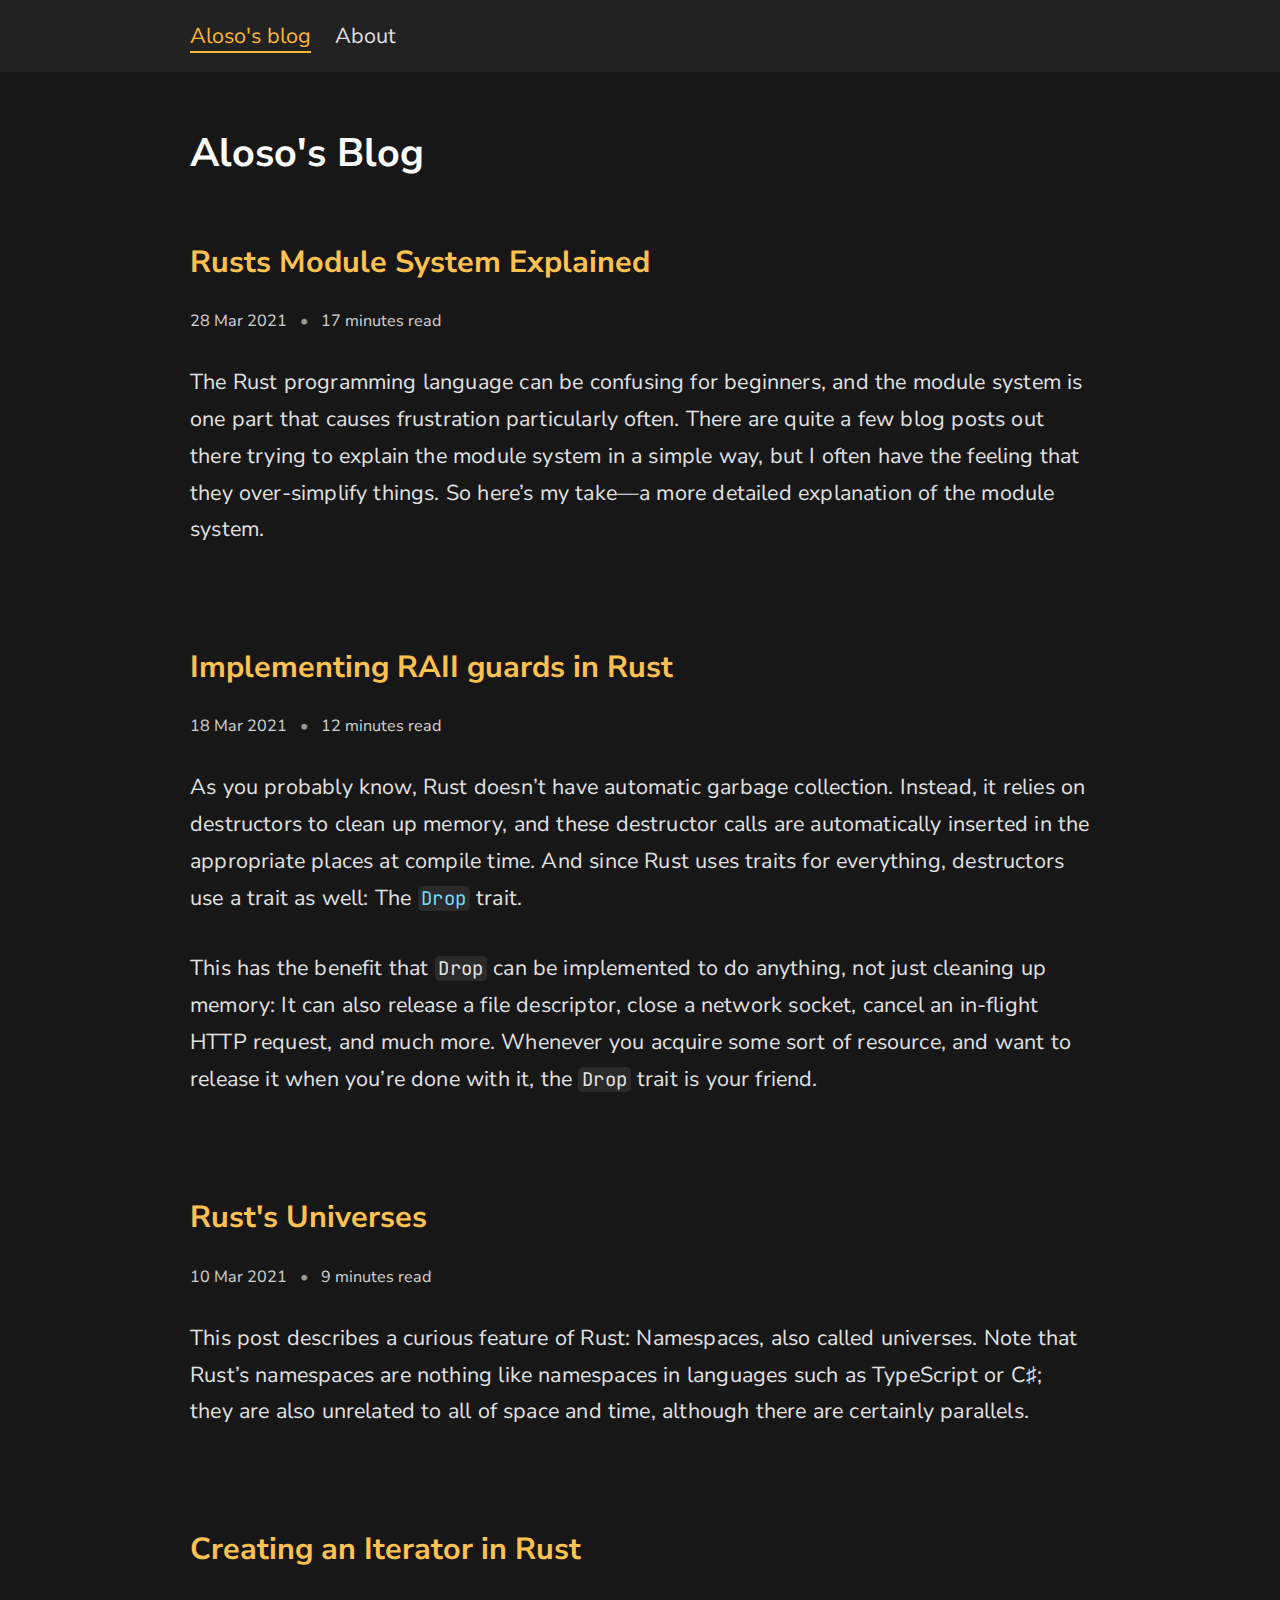
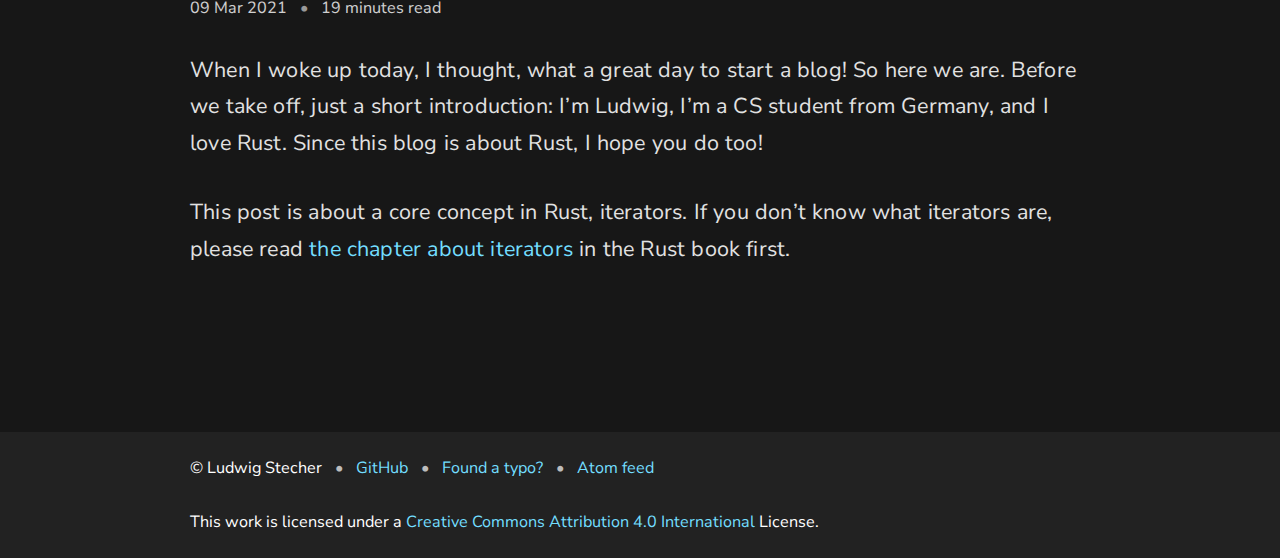
<file: index.html>
<!DOCTYPE html>
<html lang="en">
<head>
    <meta charset="utf-8">
    <link rel="preconnect" href="https://fonts.gstatic.com">
    <link
        href="https://fonts.googleapis.com/css2?family=JetBrains+Mono:ital,wght@0,400;0,700;1,400&family=Nunito+Sans:ital,wght@0,400;0,700;1,400;1,700&display=swap"
        rel="stylesheet">

    <meta name="viewport" content="width=device-width, initial-scale=1">
    <link rel="stylesheet" href="/assets/css/layout.css?t=1617193114">
    <title>Aloso's Blog</title>

    <link rel="apple-touch-icon" sizes="180x180" href="/assets/fav/apple-touch-icon.png">
    <link rel="icon" type="image/png" sizes="32x32" href="/assets/fav/favicon-32x32.png">
    <link rel="icon" type="image/png" sizes="16x16" href="/assets/fav/favicon-16x16.png">
    <link rel="manifest" href="/assets/fav/site.webmanifest?t=1617193114">
    <link rel="mask-icon" href="/assets/fav/safari-pinned-tab.svg" color="#f88e00">
    <link rel="shortcut icon" href="/assets/fav/favicon.ico">
    <meta name="msapplication-TileColor" content="#ffffff">
    <meta name="msapplication-config" content="/assets/fav/browserconfig.xml?t=1617193114">
    <meta name="theme-color" content="#ffffff">
</head>

<body>
    <div id="nav">
    <div id="nav-inner">
        
            

            
                <a id="home" class="active" href="/">Aloso's blog</a>
            
        
            

            
                <a href="/about">About</a>
            
        
    </div>
</div>

    <div id="main">
        <div id="main-inner">
            <h1>Aloso's Blog</h1>
            

            

            
<div class="post-preview">
    <h2 class="post-title-link">
        <a href="/2021/03/28/module-system.html">Rusts Module System Explained</a>
    </h2>
    <div class="mini-meta">
        28 Mar 2021 <span class="bullet"></span> 17 minutes read
    </div>
    <div class="paragraph">
<p>The Rust programming language can be confusing for beginners, and the module system is one part that causes frustration particularly often. There are quite a few blog posts out there trying to explain the module system in a simple way, but I often have the feeling that they over-simplify things. So here&#8217;s my take&#8212;&#8203;a more detailed explanation of the module system.</p>
</div>
    <a class="continue-reading" href="/2021/03/28/module-system.html">Continue reading...</a>
</div>

<div class="post-preview">
    <h2 class="post-title-link">
        <a href="/2021/03/18/raii-guards.html">Implementing RAII guards in Rust</a>
    </h2>
    <div class="mini-meta">
        18 Mar 2021 <span class="bullet"></span> 12 minutes read
    </div>
    <div class="paragraph">
<p>As you probably know, Rust doesn&#8217;t have automatic garbage collection. Instead, it relies on destructors to clean up memory, and these destructor calls are automatically inserted in the appropriate places at compile time. And since Rust uses traits for everything, destructors use a trait as well: The <a href="https://doc.rust-lang.org/std/ops/trait.Drop.html"><code>Drop</code></a> trait.</p>
</div>
<div class="paragraph">
<p>This has the benefit that <code>Drop</code> can be implemented to do anything, not just cleaning up memory: It can also release a file descriptor, close a network socket, cancel an in-flight HTTP request, and much more. Whenever you acquire some sort of resource, and want to release it when you&#8217;re done with it, the <code>Drop</code> trait is your friend.</p>
</div>
    <a class="continue-reading" href="/2021/03/18/raii-guards.html">Continue reading...</a>
</div>

<div class="post-preview">
    <h2 class="post-title-link">
        <a href="/2021/03/10/rusts-universes.html">Rust's Universes</a>
    </h2>
    <div class="mini-meta">
        10 Mar 2021 <span class="bullet"></span> 9 minutes read
    </div>
    <div class="paragraph">
<p>This post describes a curious feature of Rust: Namespaces, also called universes. Note that Rust&#8217;s namespaces are nothing like namespaces in languages such as TypeScript or C♯; they are also unrelated to all of space and time, although there are certainly parallels.</p>
</div>
    <a class="continue-reading" href="/2021/03/10/rusts-universes.html">Continue reading...</a>
</div>

<div class="post-preview">
    <h2 class="post-title-link">
        <a href="/2021/03/09/creating-an-iterator.html">Creating an Iterator in Rust</a>
    </h2>
    <div class="mini-meta">
        09 Mar 2021 <span class="bullet"></span> 19 minutes read
    </div>
    <div class="paragraph">
<p>When I woke up today, I thought, what a great day to start a blog! So here we are. Before we take off, just a short introduction: I&#8217;m Ludwig, I&#8217;m a CS student from Germany, and I love Rust. Since this blog is about Rust, I hope you do too!</p>
</div>
<div class="paragraph">
<p>This post is about a core concept in Rust, iterators. If you don&#8217;t know what iterators are, please read <a href="https://doc.rust-lang.org/book/ch13-02-iterators.html">the chapter about iterators</a> in the Rust book first.</p>
</div>
    <a class="continue-reading" href="/2021/03/09/creating-an-iterator.html">Continue reading...</a>
</div>

        </div>
    </div>
    <div id="footer">
    <div id="footer-inner">
        &copy; Ludwig Stecher
        <span class="bullet"></span>
        <a href="https://github.com/Aloso">GitHub</a>
        <span class="bullet"></span>
        <a href="https://github.com/Aloso/aloso.github.io/">Found a typo?</a>
        <span class="bullet"></span>
        <a href="/feed.xml">Atom feed</a>

        <div id="license">
            This work is licensed under a <a href="https://creativecommons.org/licenses/by/4.0/">Creative Commons
                Attribution 4.0 International</a> License.
        </div>
    </div>
</div>
<script>
    console.log('Font Awesome Free 5.15.3 by @fontawesome - https://fontawesome.com\nLicense - https://fontawesome.com/license/free (Icons: CC BY 4.0, Fonts: SIL OFL 1.1, Code: MIT License)\n');
</script>


    
</body>
</html>
</file>
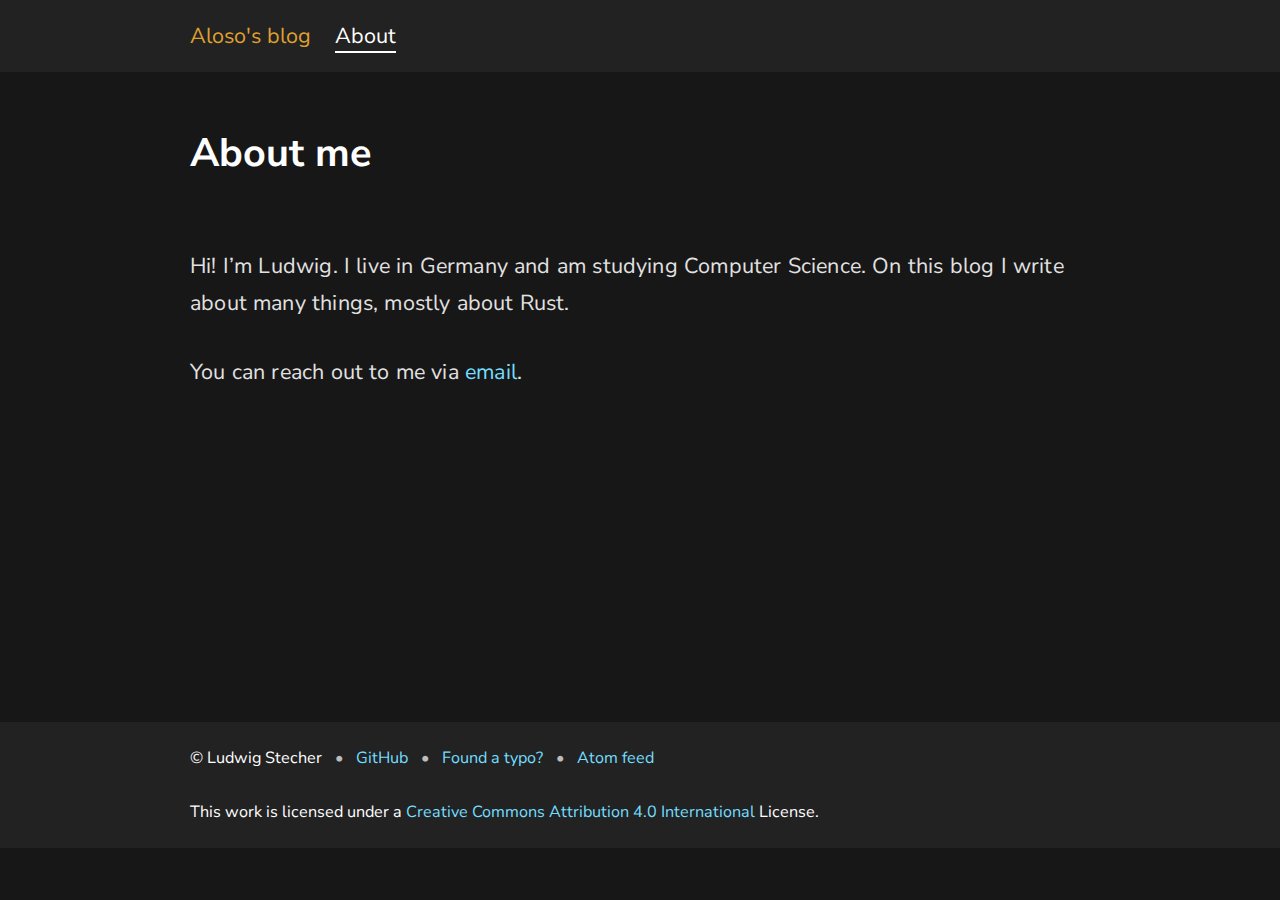
<file: about.html>
<!DOCTYPE html>
<html lang="en">
<head>
    <meta charset="utf-8">
    <link rel="preconnect" href="https://fonts.gstatic.com">
    <link
        href="https://fonts.googleapis.com/css2?family=JetBrains+Mono:ital,wght@0,400;0,700;1,400&family=Nunito+Sans:ital,wght@0,400;0,700;1,400;1,700&display=swap"
        rel="stylesheet">

    <meta name="viewport" content="width=device-width, initial-scale=1">
    <link rel="stylesheet" href="/assets/css/layout.css?t=1617193114">
    <title>About me</title>

    <link rel="apple-touch-icon" sizes="180x180" href="/assets/fav/apple-touch-icon.png">
    <link rel="icon" type="image/png" sizes="32x32" href="/assets/fav/favicon-32x32.png">
    <link rel="icon" type="image/png" sizes="16x16" href="/assets/fav/favicon-16x16.png">
    <link rel="manifest" href="/assets/fav/site.webmanifest?t=1617193114">
    <link rel="mask-icon" href="/assets/fav/safari-pinned-tab.svg" color="#f88e00">
    <link rel="shortcut icon" href="/assets/fav/favicon.ico">
    <meta name="msapplication-TileColor" content="#ffffff">
    <meta name="msapplication-config" content="/assets/fav/browserconfig.xml?t=1617193114">
    <meta name="theme-color" content="#ffffff">
</head>

<body>
    <div id="nav">
    <div id="nav-inner">
        
            

            
                <a id="home" href="/">Aloso's blog</a>
            
        
            

            
                <a class="active" href="/about">About</a>
            
        
    </div>
</div>

    <div id="main">
        <div id="main-inner">
            <h1>About me</h1>
            

            

            <div class="paragraph">
<p>Hi! I&#8217;m Ludwig. I live in Germany and am studying Computer Science. On this blog I write about many things, mostly about Rust.</p>
</div>
<div class="paragraph">
<p>You can reach out to me via <a href="mailto:ludwig.stecher@gmx.de">email</a>.</p>
</div>
        </div>
    </div>
    <div id="footer">
    <div id="footer-inner">
        &copy; Ludwig Stecher
        <span class="bullet"></span>
        <a href="https://github.com/Aloso">GitHub</a>
        <span class="bullet"></span>
        <a href="https://github.com/Aloso/aloso.github.io/">Found a typo?</a>
        <span class="bullet"></span>
        <a href="/feed.xml">Atom feed</a>

        <div id="license">
            This work is licensed under a <a href="https://creativecommons.org/licenses/by/4.0/">Creative Commons
                Attribution 4.0 International</a> License.
        </div>
    </div>
</div>
<script>
    console.log('Font Awesome Free 5.15.3 by @fontawesome - https://fontawesome.com\nLicense - https://fontawesome.com/license/free (Icons: CC BY 4.0, Fonts: SIL OFL 1.1, Code: MIT License)\n');
</script>


    
</body>
</html>
</file>
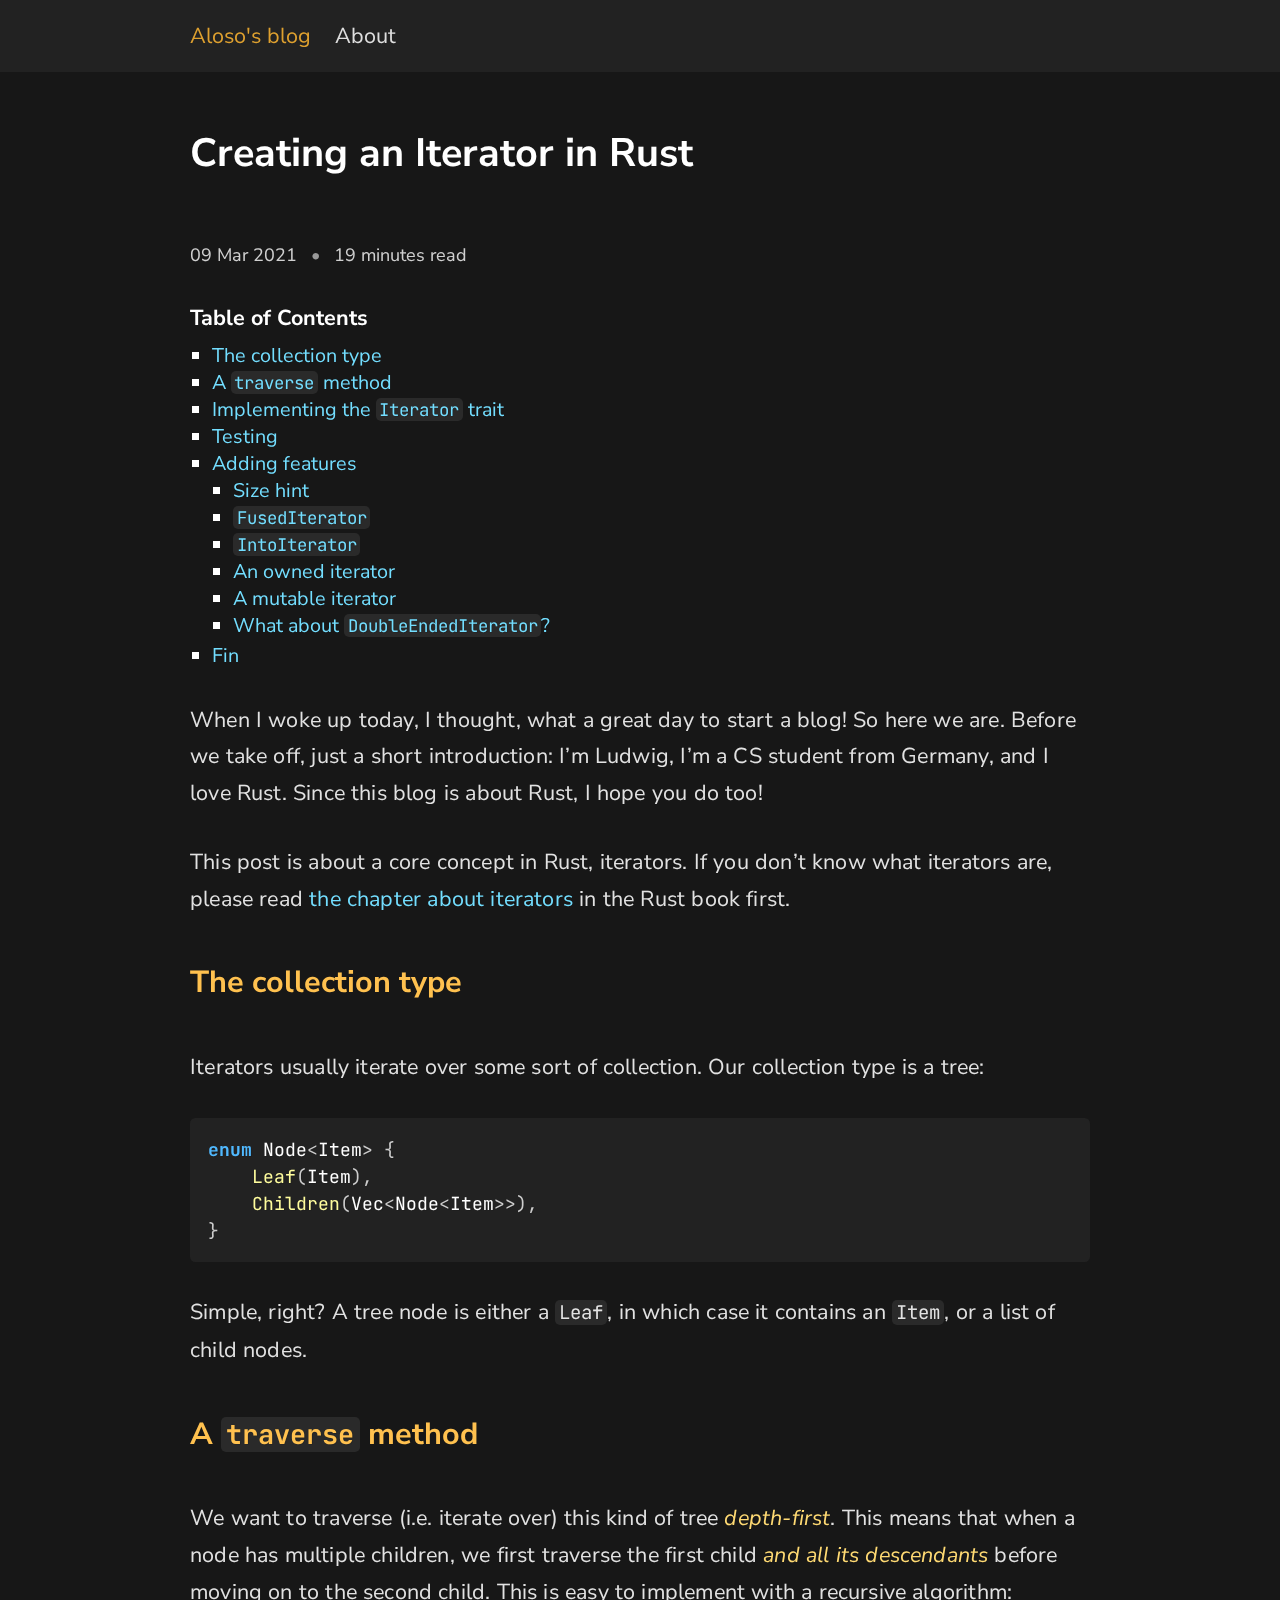
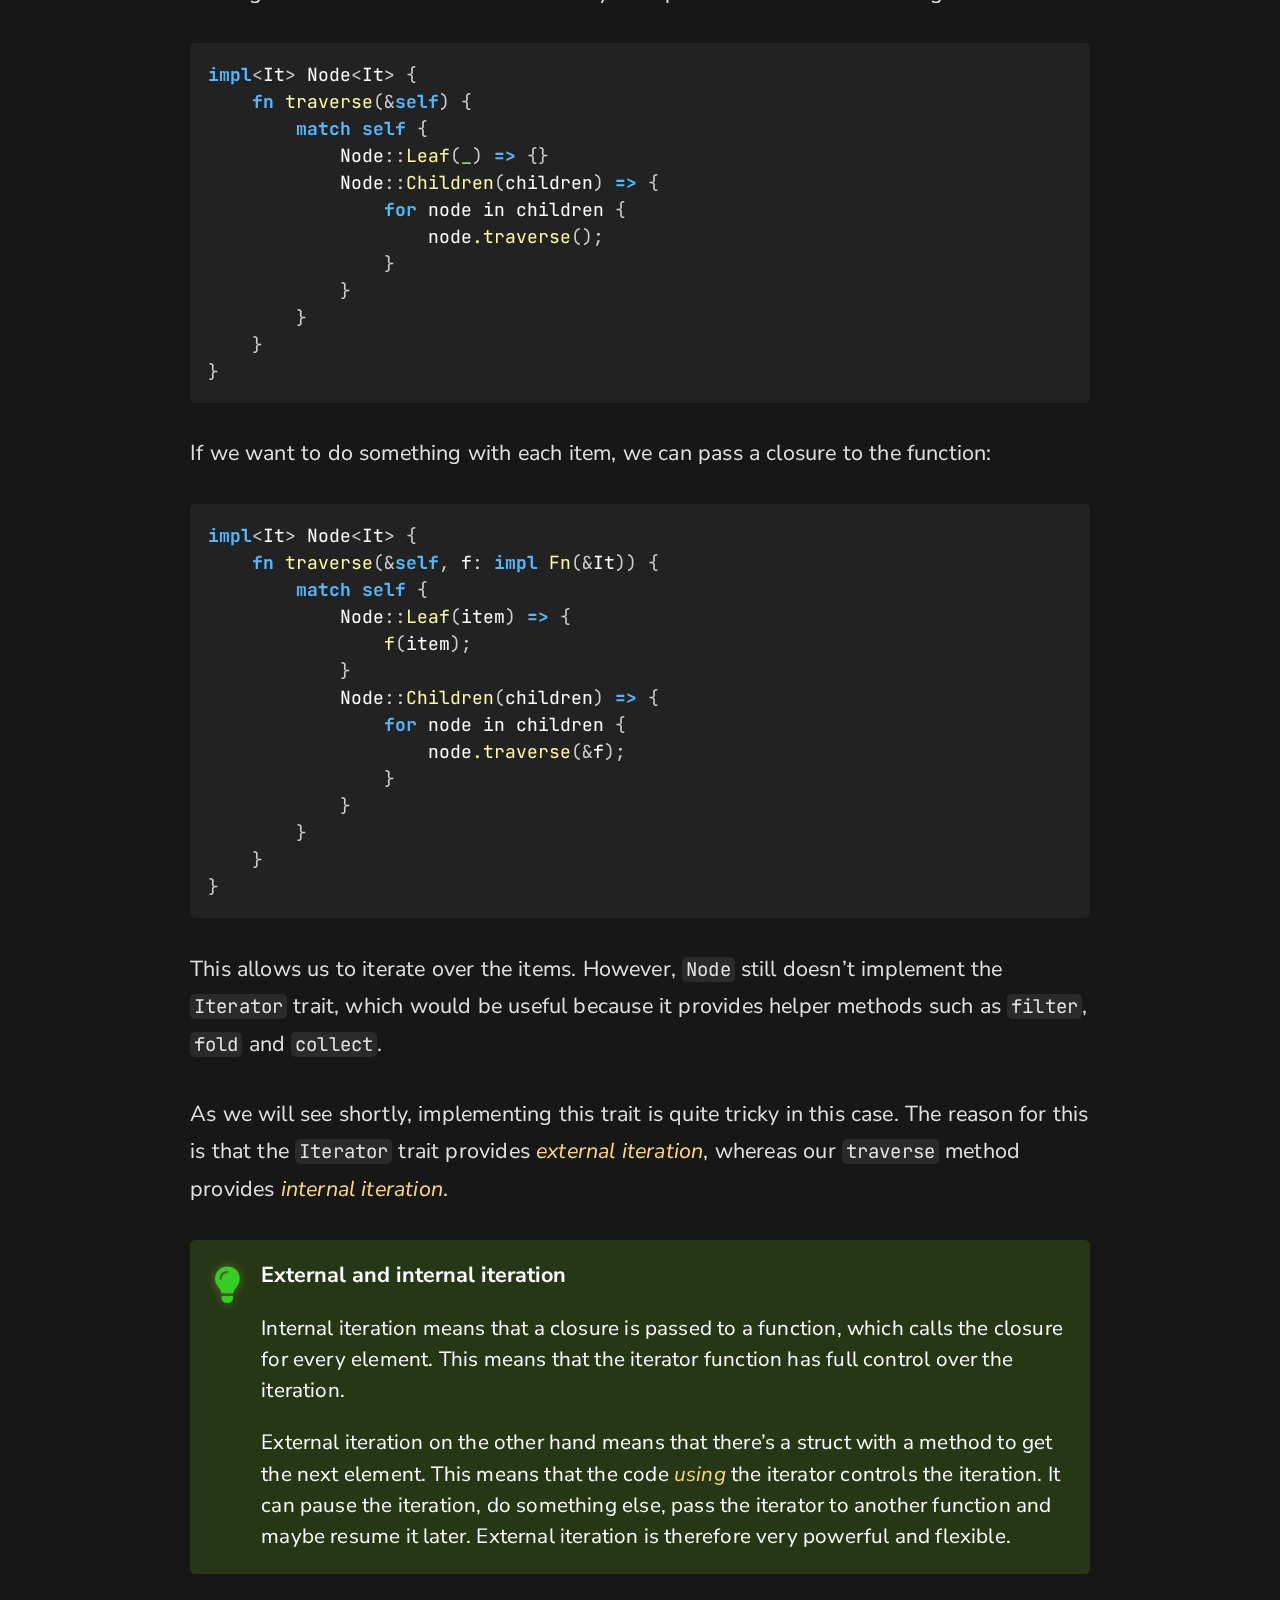
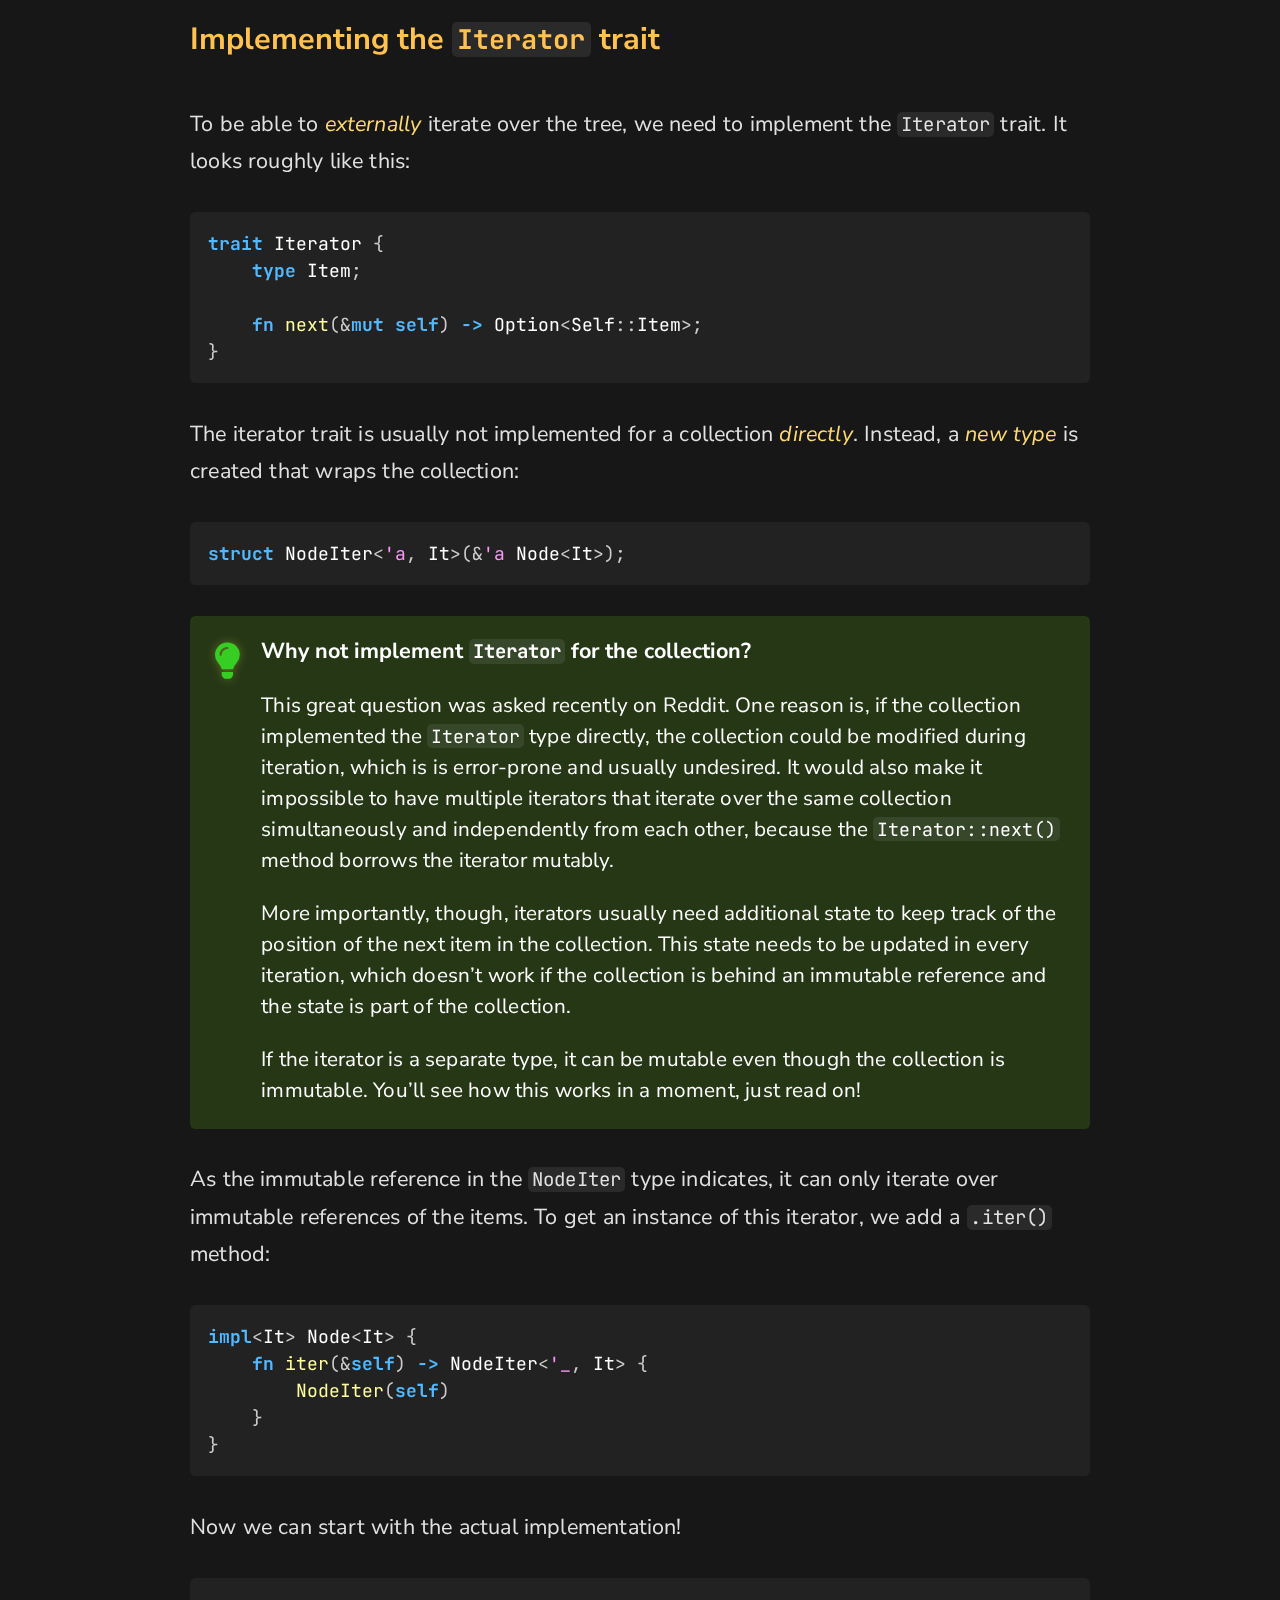
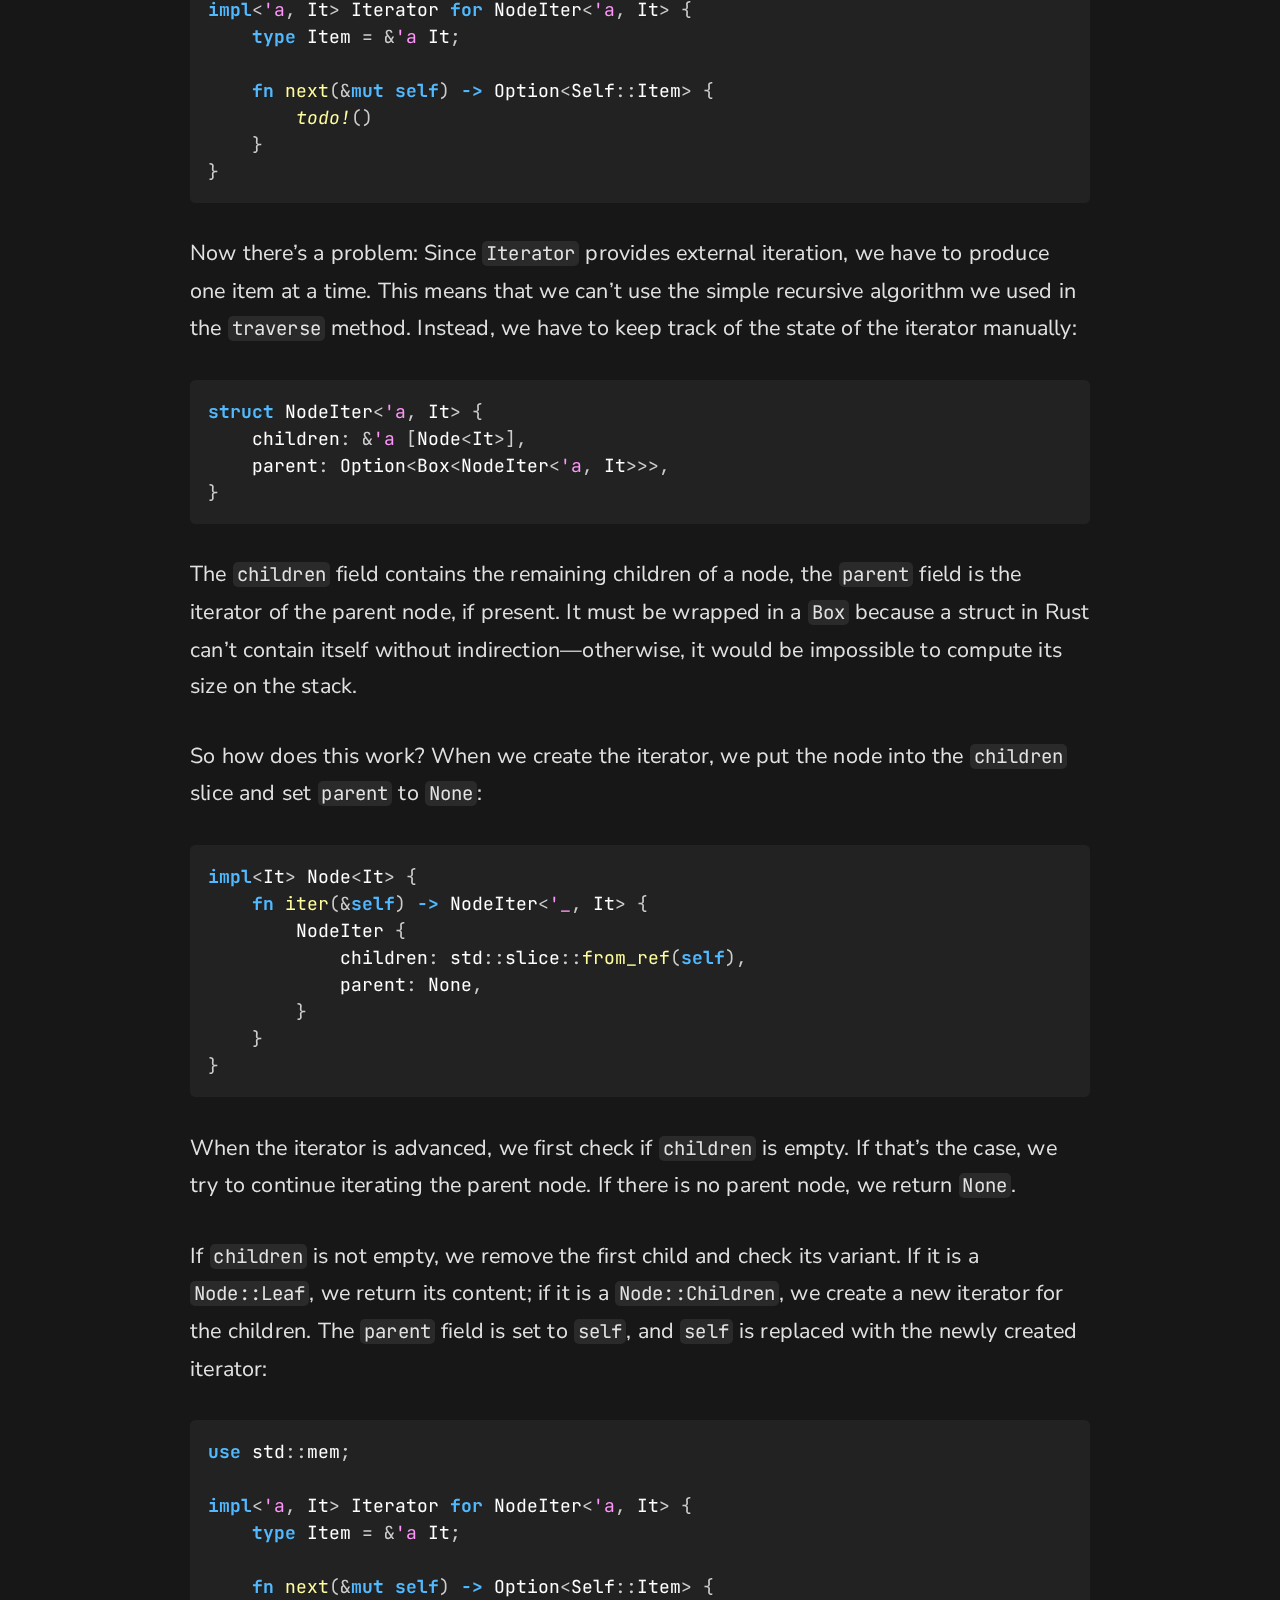
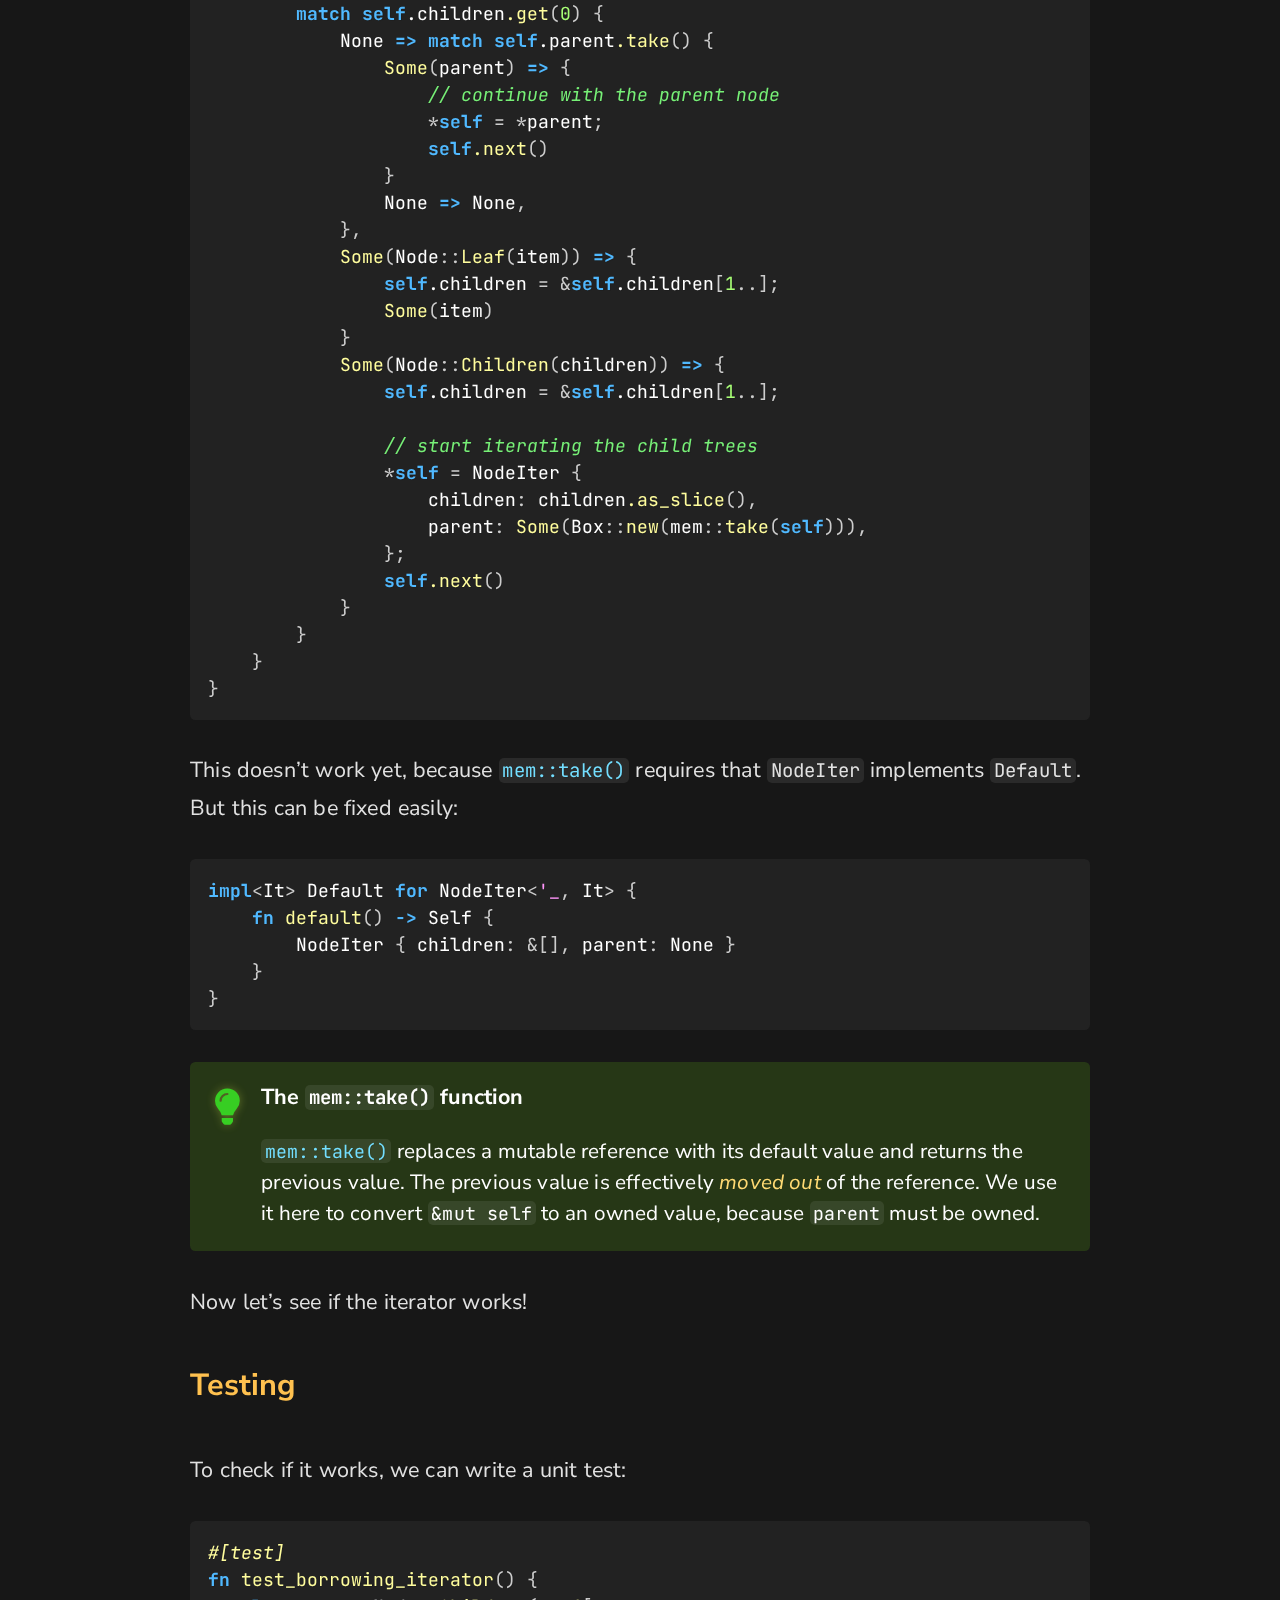
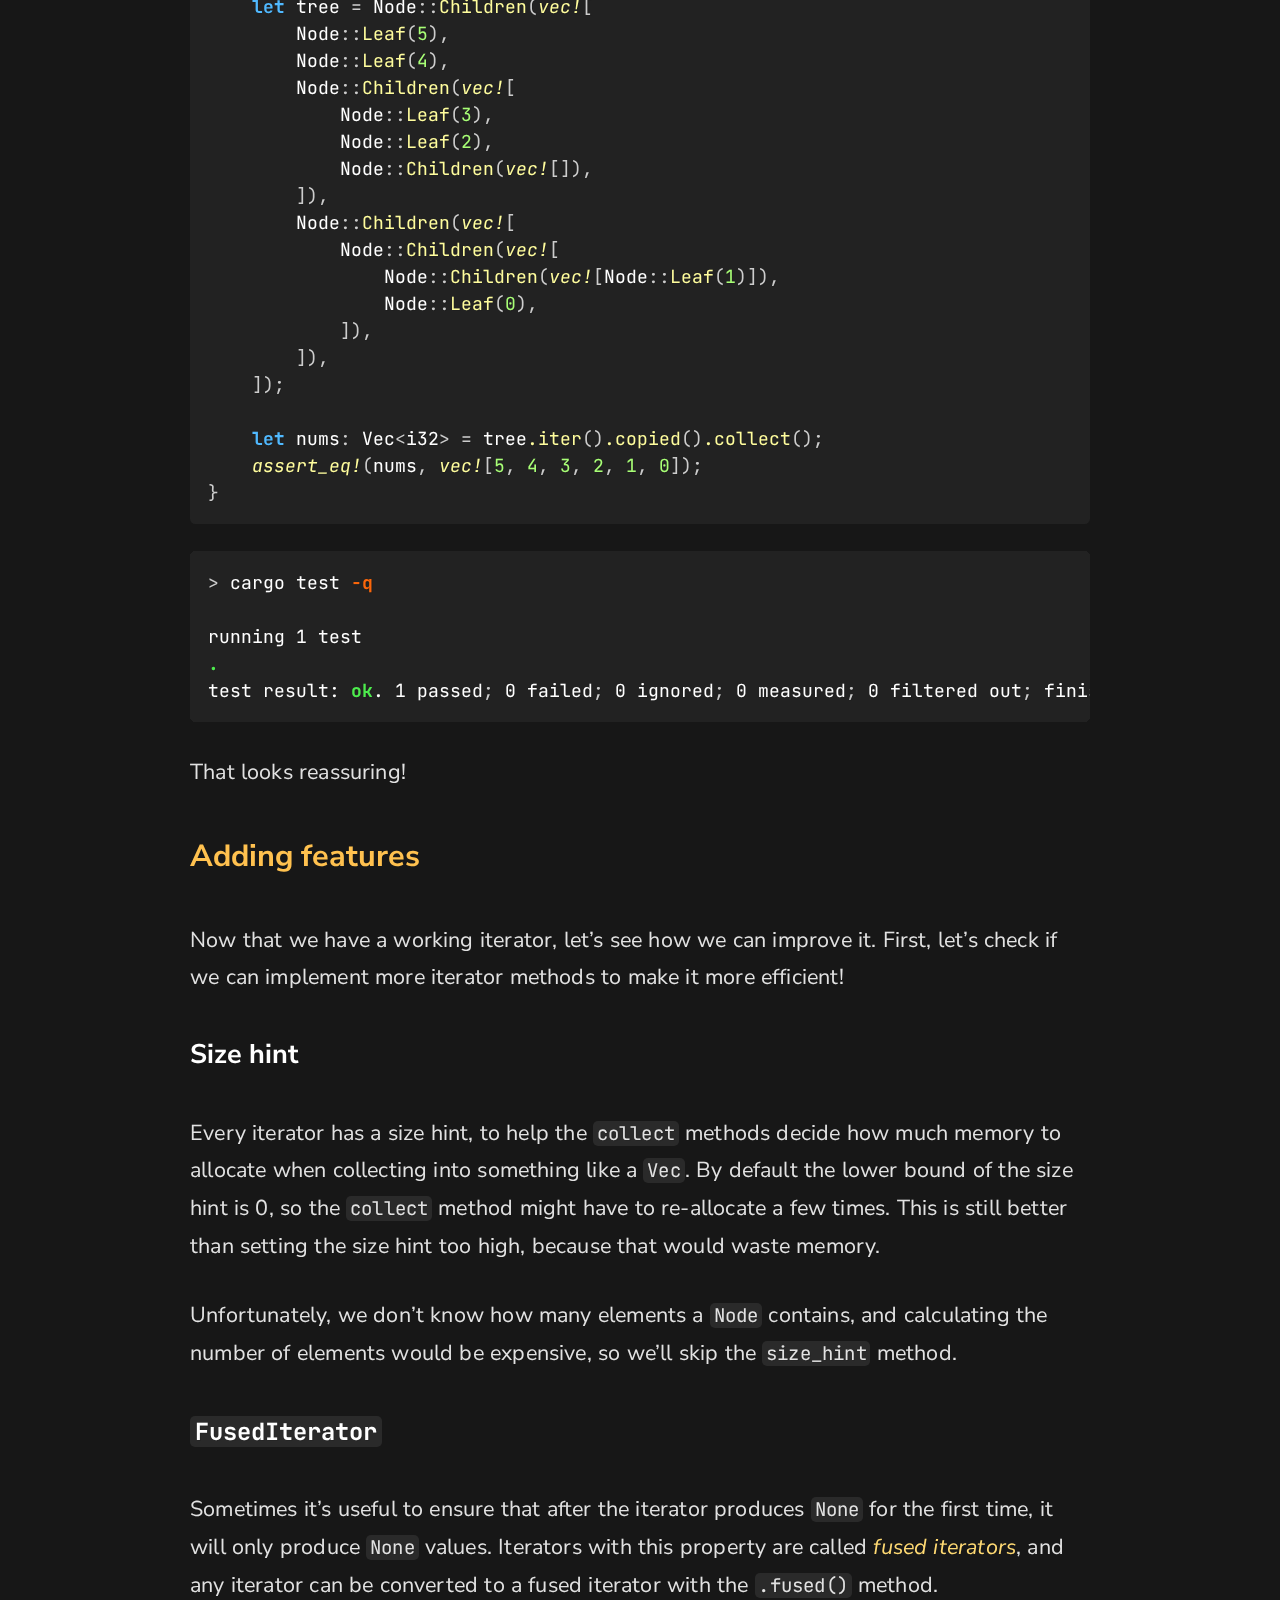
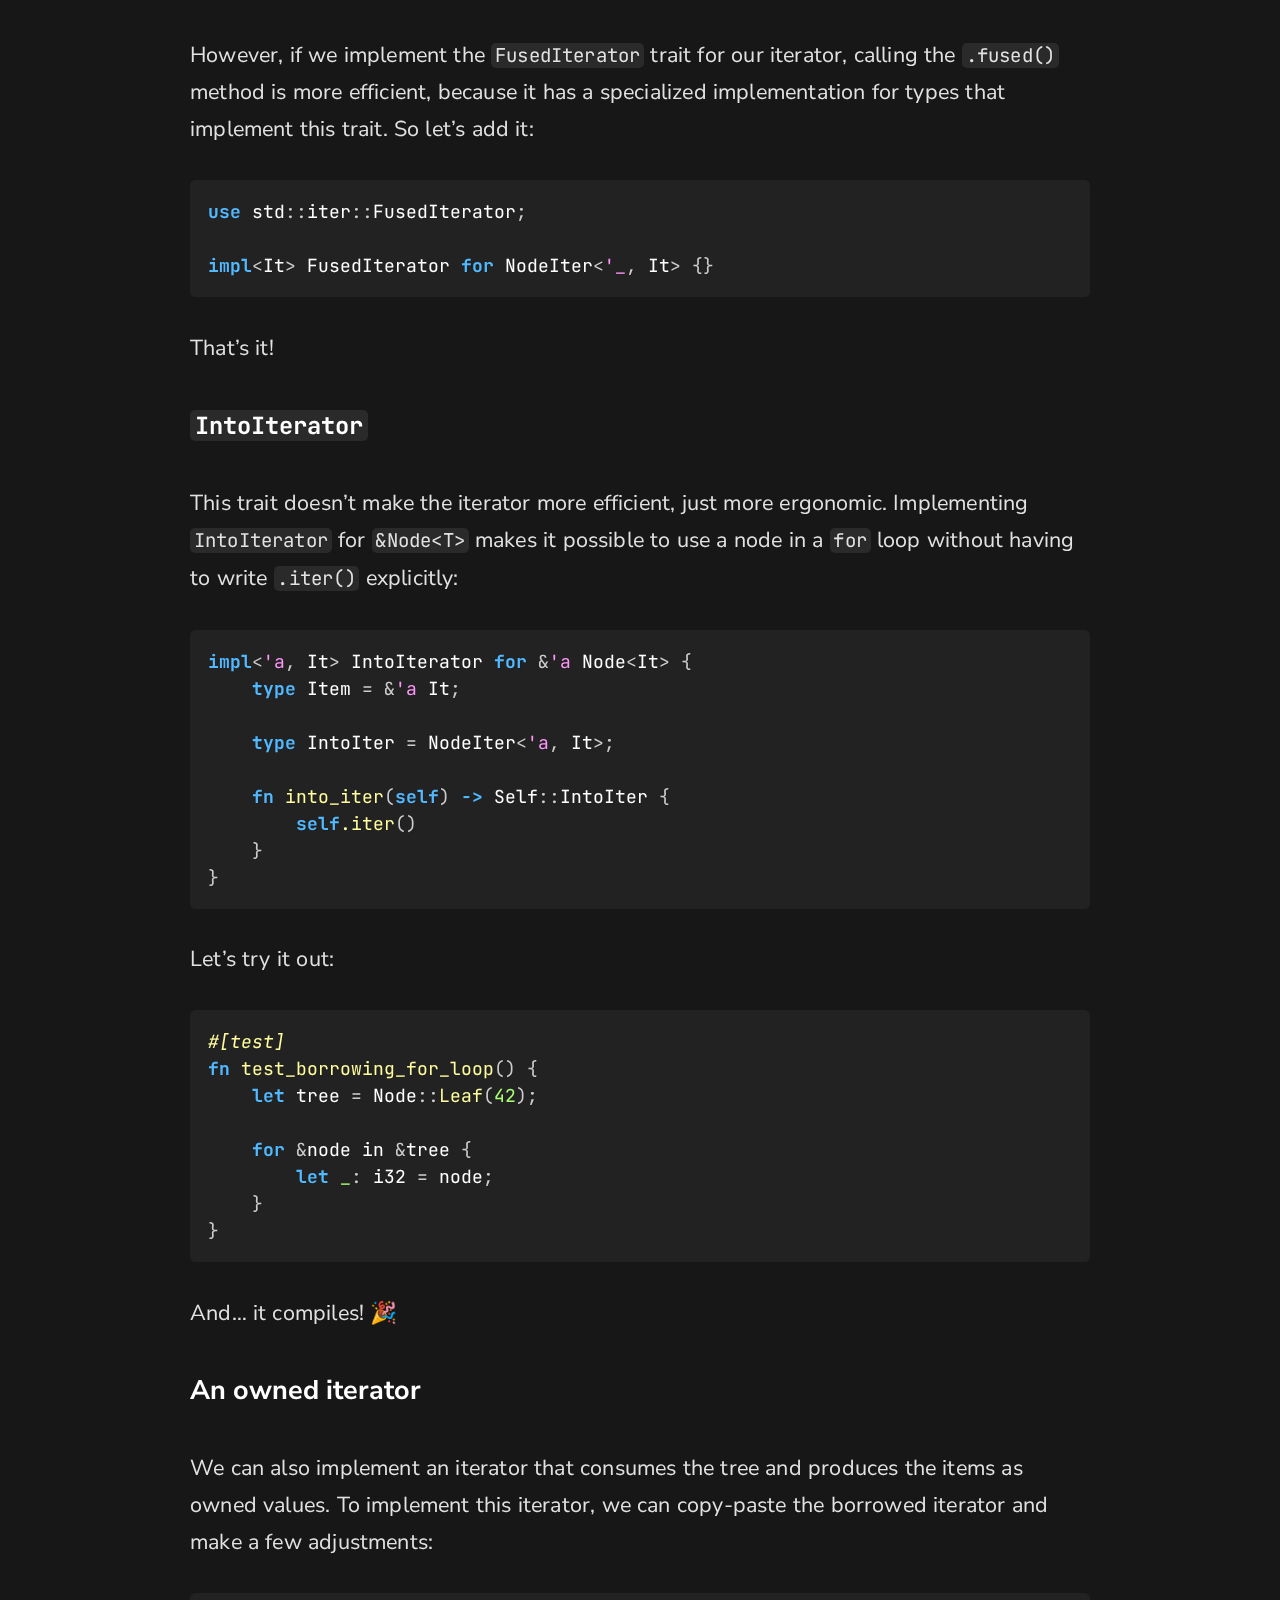
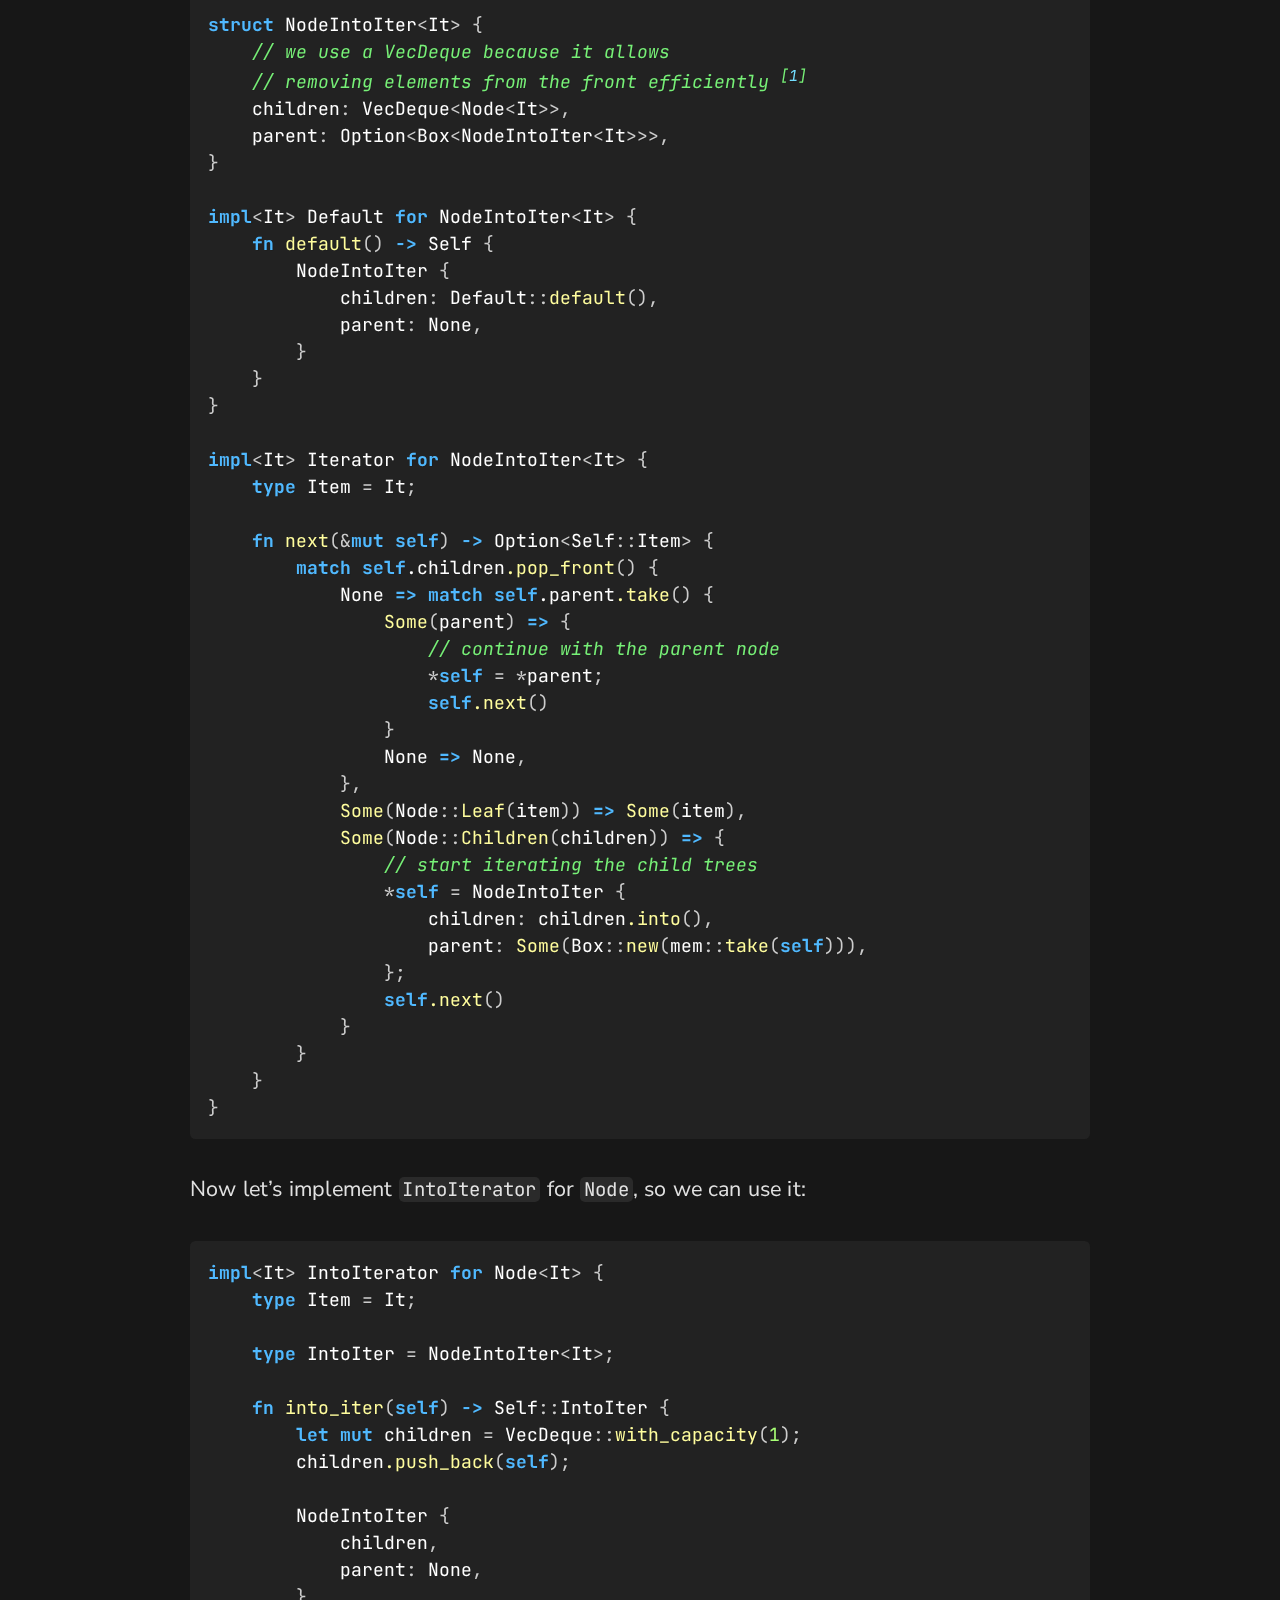
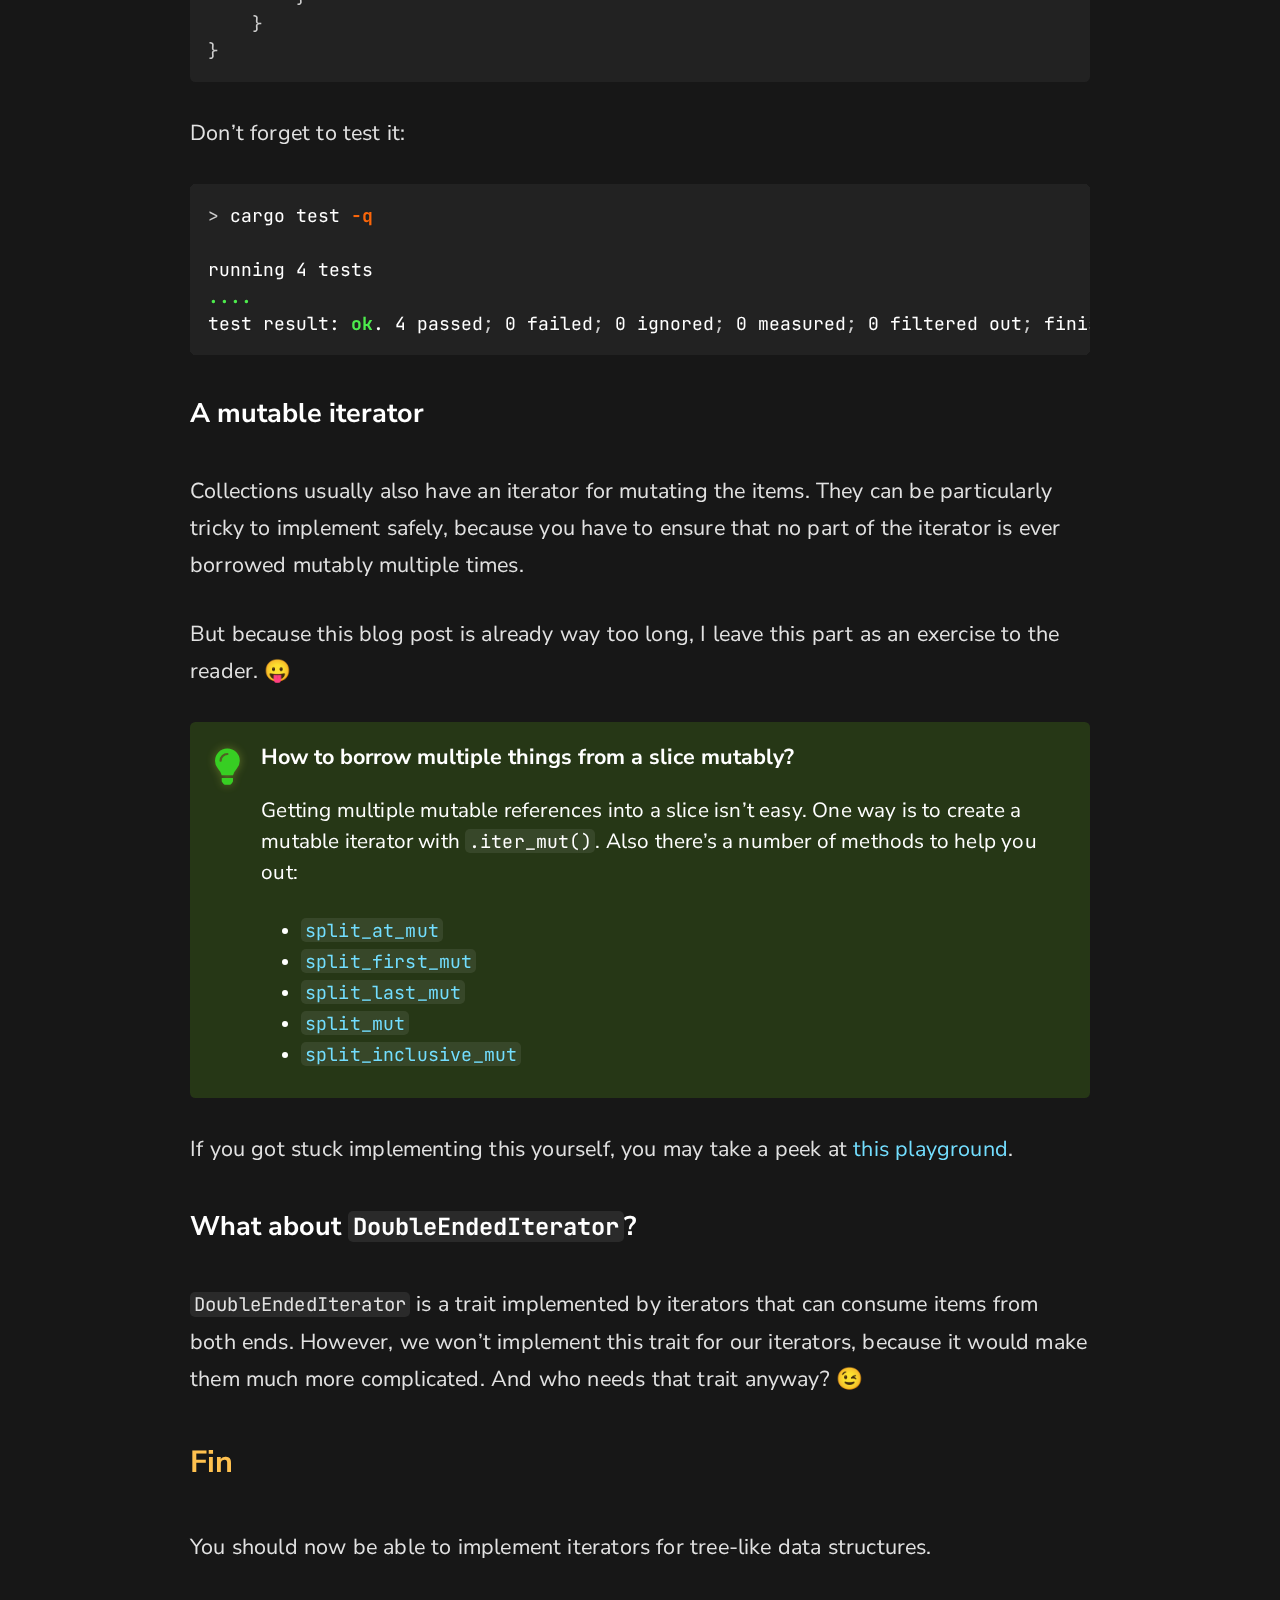
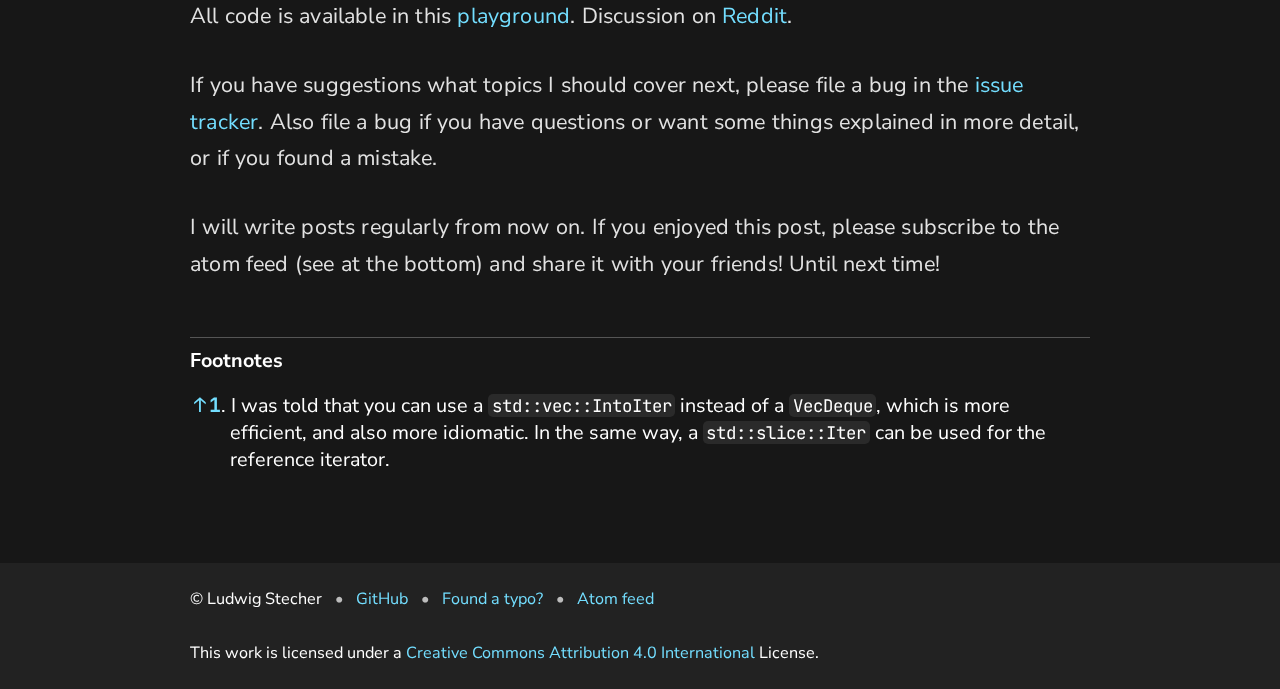
<file: 2021/03/09/creating-an-iterator.html>
<!DOCTYPE html>
<html lang="en">
<head>
    <meta charset="utf-8">
    <link rel="preconnect" href="https://fonts.gstatic.com">
    <link
        href="https://fonts.googleapis.com/css2?family=JetBrains+Mono:ital,wght@0,400;0,700;1,400&family=Nunito+Sans:ital,wght@0,400;0,700;1,400;1,700&display=swap"
        rel="stylesheet">

    <meta name="viewport" content="width=device-width, initial-scale=1">
    <link rel="stylesheet" href="/assets/css/layout.css?t=1617193114">
    <title>Creating an Iterator in Rust</title>

    <link rel="apple-touch-icon" sizes="180x180" href="/assets/fav/apple-touch-icon.png">
    <link rel="icon" type="image/png" sizes="32x32" href="/assets/fav/favicon-32x32.png">
    <link rel="icon" type="image/png" sizes="16x16" href="/assets/fav/favicon-16x16.png">
    <link rel="manifest" href="/assets/fav/site.webmanifest?t=1617193114">
    <link rel="mask-icon" href="/assets/fav/safari-pinned-tab.svg" color="#f88e00">
    <link rel="shortcut icon" href="/assets/fav/favicon.ico">
    <meta name="msapplication-TileColor" content="#ffffff">
    <meta name="msapplication-config" content="/assets/fav/browserconfig.xml?t=1617193114">
    <meta name="theme-color" content="#ffffff">
</head>

<body>
    <div id="nav">
    <div id="nav-inner">
        
            

            
                <a id="home" href="/">Aloso's blog</a>
            
        
            

            
                <a href="/about">About</a>
            
        
    </div>
</div>

    <div id="main">
        <div id="main-inner">
            <h1>Creating an Iterator in Rust</h1>
            
            <div id="meta">
                09 Mar 2021
                <span class="bullet"></span>
                19 minutes read
            </div>
            

            
            <div id="toc">
                <div id="toc-title">Table of Contents</div>
                <ul class="sectlevel1">
<li><a href="#the-collection-type">The collection type</a></li>
<li><a href="#a-traverse-method">A <code>traverse</code> method</a></li>
<li><a href="#implementing-the-iterator-trait">Implementing the <code>Iterator</code> trait</a></li>
<li><a href="#testing">Testing</a></li>
<li><a href="#adding-features">Adding features</a>
<ul class="sectlevel2">
<li><a href="#size-hint">Size hint</a></li>
<li><a href="#fusediterator"><code>FusedIterator</code></a></li>
<li><a href="#intoiterator"><code>IntoIterator</code></a></li>
<li><a href="#an-owned-iterator">An owned iterator</a></li>
<li><a href="#a-mutable-iterator">A mutable iterator</a></li>
<li><a href="#what-about-doubleendediterator">What about <code>DoubleEndedIterator</code>?</a></li>
</ul>
</li>
<li><a href="#fin">Fin</a></li>
</ul>
            </div>
            

            <div class="paragraph">
<p>When I woke up today, I thought, what a great day to start a blog! So here we are. Before we take off, just a short introduction: I&#8217;m Ludwig, I&#8217;m a CS student from Germany, and I love Rust. Since this blog is about Rust, I hope you do too!</p>
</div>
<div class="paragraph">
<p>This post is about a core concept in Rust, iterators. If you don&#8217;t know what iterators are, please read <a href="https://doc.rust-lang.org/book/ch13-02-iterators.html">the chapter about iterators</a> in the Rust book first.</p>
</div>
<div class="sect1">
<h2 id="the-collection-type">The collection type</h2>
<div class="sectionbody">
<div class="paragraph">
<p>Iterators usually iterate over some sort of collection. Our collection type is a tree:</p>
</div>
<div class="listingblock">
<div class="content">
<pre class="rouge highlight"><code data-lang="rust"><span class="k">enum</span> <span class="n">Node</span><span class="o">&lt;</span><span class="n">Item</span><span class="o">&gt;</span> <span class="p">{</span>
    <span class="nf">Leaf</span><span class="p">(</span><span class="n">Item</span><span class="p">),</span>
    <span class="nf">Children</span><span class="p">(</span><span class="nb">Vec</span><span class="o">&lt;</span><span class="n">Node</span><span class="o">&lt;</span><span class="n">Item</span><span class="o">&gt;&gt;</span><span class="p">),</span>
<span class="p">}</span></code></pre>
</div>
</div>
<div class="paragraph">
<p>Simple, right? A tree node is either a <code>Leaf</code>, in which case it contains an <code>Item</code>, or a list of child nodes.</p>
</div>
</div>
</div>
<div class="sect1">
<h2 id="a-traverse-method">A <code>traverse</code> method</h2>
<div class="sectionbody">
<div class="paragraph">
<p>We want to traverse (i.e. iterate over) this kind of tree <em>depth-first</em>. This means that when a node has multiple children, we first traverse the first child <em>and all its descendants</em> before moving on to the second child. This is easy to implement with a recursive algorithm:</p>
</div>
<div class="listingblock">
<div class="content">
<pre class="rouge highlight"><code data-lang="rust"><span class="k">impl</span><span class="o">&lt;</span><span class="n">It</span><span class="o">&gt;</span> <span class="n">Node</span><span class="o">&lt;</span><span class="n">It</span><span class="o">&gt;</span> <span class="p">{</span>
    <span class="k">fn</span> <span class="nf">traverse</span><span class="p">(</span><span class="o">&amp;</span><span class="k">self</span><span class="p">)</span> <span class="p">{</span>
        <span class="k">match</span> <span class="k">self</span> <span class="p">{</span>
            <span class="nn">Node</span><span class="p">::</span><span class="nf">Leaf</span><span class="p">(</span><span class="mi">_</span><span class="p">)</span> <span class="k">=&gt;</span> <span class="p">{}</span>
            <span class="nn">Node</span><span class="p">::</span><span class="nf">Children</span><span class="p">(</span><span class="n">children</span><span class="p">)</span> <span class="k">=&gt;</span> <span class="p">{</span>
                <span class="k">for</span> <span class="n">node</span> <span class="n">in</span> <span class="n">children</span> <span class="p">{</span>
                    <span class="n">node</span><span class="nf">.traverse</span><span class="p">();</span>
                <span class="p">}</span>
            <span class="p">}</span>
        <span class="p">}</span>
    <span class="p">}</span>
<span class="p">}</span></code></pre>
</div>
</div>
<div class="paragraph">
<p>If we want to do something with each item, we can pass a closure to the function:</p>
</div>
<div class="listingblock">
<div class="content">
<pre class="rouge highlight"><code data-lang="rust"><span class="k">impl</span><span class="o">&lt;</span><span class="n">It</span><span class="o">&gt;</span> <span class="n">Node</span><span class="o">&lt;</span><span class="n">It</span><span class="o">&gt;</span> <span class="p">{</span>
    <span class="k">fn</span> <span class="nf">traverse</span><span class="p">(</span><span class="o">&amp;</span><span class="k">self</span><span class="p">,</span> <span class="n">f</span><span class="p">:</span> <span class="k">impl</span> <span class="nf">Fn</span><span class="p">(</span><span class="o">&amp;</span><span class="n">It</span><span class="p">))</span> <span class="p">{</span>
        <span class="k">match</span> <span class="k">self</span> <span class="p">{</span>
            <span class="nn">Node</span><span class="p">::</span><span class="nf">Leaf</span><span class="p">(</span><span class="n">item</span><span class="p">)</span> <span class="k">=&gt;</span> <span class="p">{</span>
                <span class="nf">f</span><span class="p">(</span><span class="n">item</span><span class="p">);</span>
            <span class="p">}</span>
            <span class="nn">Node</span><span class="p">::</span><span class="nf">Children</span><span class="p">(</span><span class="n">children</span><span class="p">)</span> <span class="k">=&gt;</span> <span class="p">{</span>
                <span class="k">for</span> <span class="n">node</span> <span class="n">in</span> <span class="n">children</span> <span class="p">{</span>
                    <span class="n">node</span><span class="nf">.traverse</span><span class="p">(</span><span class="o">&amp;</span><span class="n">f</span><span class="p">);</span>
                <span class="p">}</span>
            <span class="p">}</span>
        <span class="p">}</span>
    <span class="p">}</span>
<span class="p">}</span></code></pre>
</div>
</div>
<div class="paragraph">
<p>This allows us to iterate over the items. However, <code>Node</code> still doesn&#8217;t implement the <code>Iterator</code> trait, which would be useful because it provides helper methods such as <code>filter</code>, <code>fold</code> and <code>collect</code>.</p>
</div>
<div class="paragraph">
<p>As we will see shortly, implementing this trait is quite tricky in this case. The reason for this is that the <code>Iterator</code> trait provides <em>external iteration</em>, whereas our <code>traverse</code> method provides <em>internal iteration</em>.</p>
</div>
<div class="admonitionblock tip">
<table>
<tr>
<td class="icon">
<i class="fa icon-tip" title="Tip"></i>
</td>
<td class="content">
<div class="title">External and internal iteration</div>
<div class="paragraph">
<p>Internal iteration means that a closure is passed to a function, which calls the closure for every element. This means that the iterator function has full control over the iteration.</p>
</div>
<div class="paragraph">
<p>External iteration on the other hand means that there&#8217;s a struct with a method to get the next element. This means that the code <em>using</em> the iterator controls the iteration. It can pause the iteration, do something else, pass the iterator to another function and maybe resume it later. External iteration is therefore very powerful and flexible.</p>
</div>
</td>
</tr>
</table>
</div>
</div>
</div>
<div class="sect1">
<h2 id="implementing-the-iterator-trait">Implementing the <code>Iterator</code> trait</h2>
<div class="sectionbody">
<div class="paragraph">
<p>To be able to <em>externally</em> iterate over the tree, we need to implement the <code>Iterator</code> trait. It looks roughly like this:</p>
</div>
<div class="listingblock">
<div class="content">
<pre class="rouge highlight"><code data-lang="rust"><span class="k">trait</span> <span class="n">Iterator</span> <span class="p">{</span>
    <span class="k">type</span> <span class="n">Item</span><span class="p">;</span>

    <span class="k">fn</span> <span class="nf">next</span><span class="p">(</span><span class="o">&amp;</span><span class="k">mut</span> <span class="k">self</span><span class="p">)</span> <span class="k">-&gt;</span> <span class="nb">Option</span><span class="o">&lt;</span><span class="nn">Self</span><span class="p">::</span><span class="n">Item</span><span class="o">&gt;</span><span class="p">;</span>
<span class="p">}</span></code></pre>
</div>
</div>
<div class="paragraph">
<p>The iterator trait is usually not implemented for a collection <em>directly</em>. Instead, a <em>new type</em> is created that wraps the collection:</p>
</div>
<div class="listingblock">
<div class="content">
<pre class="rouge highlight"><code data-lang="rust"><span class="k">struct</span> <span class="n">NodeIter</span><span class="o">&lt;</span><span class="nv">'a</span><span class="p">,</span> <span class="n">It</span><span class="o">&gt;</span><span class="p">(</span><span class="o">&amp;</span><span class="nv">'a</span> <span class="n">Node</span><span class="o">&lt;</span><span class="n">It</span><span class="o">&gt;</span><span class="p">);</span></code></pre>
</div>
</div>
<div class="admonitionblock tip">
<table>
<tr>
<td class="icon">
<i class="fa icon-tip" title="Tip"></i>
</td>
<td class="content">
<div class="title">Why not implement <code>Iterator</code> for the collection?</div>
<div class="paragraph">
<p>This great question was asked recently on Reddit. One reason is, if the collection implemented the <code>Iterator</code> type directly, the collection could be modified during iteration, which is is error-prone and usually undesired. It would also make it impossible to have multiple iterators that iterate over the same collection simultaneously and independently from each other, because the <code>Iterator::next()</code> method borrows the iterator mutably.</p>
</div>
<div class="paragraph">
<p>More importantly, though, iterators usually need additional state to keep track of the position of the next item in the collection. This state needs to be updated in every iteration, which doesn&#8217;t work if the collection is behind an immutable reference and the state is part of the collection.</p>
</div>
<div class="paragraph">
<p>If the iterator is a separate type, it can be mutable even though the collection is immutable. You&#8217;ll see how this works in a moment, just read on!</p>
</div>
</td>
</tr>
</table>
</div>
<div class="paragraph">
<p>As the immutable reference in the <code>NodeIter</code> type indicates, it can only iterate over immutable references of the items. To get an instance of this iterator, we add a <code>.iter()</code> method:</p>
</div>
<div class="listingblock">
<div class="content">
<pre class="rouge highlight"><code data-lang="rust"><span class="k">impl</span><span class="o">&lt;</span><span class="n">It</span><span class="o">&gt;</span> <span class="n">Node</span><span class="o">&lt;</span><span class="n">It</span><span class="o">&gt;</span> <span class="p">{</span>
    <span class="k">fn</span> <span class="nf">iter</span><span class="p">(</span><span class="o">&amp;</span><span class="k">self</span><span class="p">)</span> <span class="k">-&gt;</span> <span class="n">NodeIter</span><span class="o">&lt;</span><span class="nv">'_</span><span class="p">,</span> <span class="n">It</span><span class="o">&gt;</span> <span class="p">{</span>
        <span class="nf">NodeIter</span><span class="p">(</span><span class="k">self</span><span class="p">)</span>
    <span class="p">}</span>
<span class="p">}</span></code></pre>
</div>
</div>
<div class="paragraph">
<p>Now we can start with the actual implementation!</p>
</div>
<div class="listingblock">
<div class="content">
<pre class="rouge highlight"><code data-lang="rust"><span class="k">impl</span><span class="o">&lt;</span><span class="nv">'a</span><span class="p">,</span> <span class="n">It</span><span class="o">&gt;</span> <span class="n">Iterator</span> <span class="k">for</span> <span class="n">NodeIter</span><span class="o">&lt;</span><span class="nv">'a</span><span class="p">,</span> <span class="n">It</span><span class="o">&gt;</span> <span class="p">{</span>
    <span class="k">type</span> <span class="n">Item</span> <span class="o">=</span> <span class="o">&amp;</span><span class="nv">'a</span> <span class="n">It</span><span class="p">;</span>

    <span class="k">fn</span> <span class="nf">next</span><span class="p">(</span><span class="o">&amp;</span><span class="k">mut</span> <span class="k">self</span><span class="p">)</span> <span class="k">-&gt;</span> <span class="nb">Option</span><span class="o">&lt;</span><span class="nn">Self</span><span class="p">::</span><span class="n">Item</span><span class="o">&gt;</span> <span class="p">{</span>
        <span class="nd">todo!</span><span class="p">()</span>
    <span class="p">}</span>
<span class="p">}</span></code></pre>
</div>
</div>
<div class="paragraph">
<p>Now there&#8217;s a problem: Since <code>Iterator</code> provides external iteration, we have to produce one item at a time. This means that we can&#8217;t use the simple recursive algorithm we used in the <code>traverse</code> method. Instead, we have to keep track of the state of the iterator manually:</p>
</div>
<div class="listingblock">
<div class="content">
<pre class="rouge highlight"><code data-lang="rust"><span class="k">struct</span> <span class="n">NodeIter</span><span class="o">&lt;</span><span class="nv">'a</span><span class="p">,</span> <span class="n">It</span><span class="o">&gt;</span> <span class="p">{</span>
    <span class="n">children</span><span class="p">:</span> <span class="o">&amp;</span><span class="nv">'a</span> <span class="p">[</span><span class="n">Node</span><span class="o">&lt;</span><span class="n">It</span><span class="o">&gt;</span><span class="p">],</span>
    <span class="n">parent</span><span class="p">:</span> <span class="nb">Option</span><span class="o">&lt;</span><span class="nb">Box</span><span class="o">&lt;</span><span class="n">NodeIter</span><span class="o">&lt;</span><span class="nv">'a</span><span class="p">,</span> <span class="n">It</span><span class="o">&gt;&gt;&gt;</span><span class="p">,</span>
<span class="p">}</span></code></pre>
</div>
</div>
<div class="paragraph">
<p>The <code>children</code> field contains the remaining children of a node, the <code>parent</code> field is the iterator of the parent node, if present. It must be wrapped in a <code>Box</code> because a struct in Rust can&#8217;t contain itself without indirection&#8212;&#8203;otherwise, it would be impossible to compute its size on the stack.</p>
</div>
<div class="paragraph">
<p>So how does this work? When we create the iterator, we put the node into the <code>children</code> slice and set <code>parent</code> to <code>None</code>:</p>
</div>
<div class="listingblock">
<div class="content">
<pre class="rouge highlight"><code data-lang="rust"><span class="k">impl</span><span class="o">&lt;</span><span class="n">It</span><span class="o">&gt;</span> <span class="n">Node</span><span class="o">&lt;</span><span class="n">It</span><span class="o">&gt;</span> <span class="p">{</span>
    <span class="k">fn</span> <span class="nf">iter</span><span class="p">(</span><span class="o">&amp;</span><span class="k">self</span><span class="p">)</span> <span class="k">-&gt;</span> <span class="n">NodeIter</span><span class="o">&lt;</span><span class="nv">'_</span><span class="p">,</span> <span class="n">It</span><span class="o">&gt;</span> <span class="p">{</span>
        <span class="n">NodeIter</span> <span class="p">{</span>
            <span class="n">children</span><span class="p">:</span> <span class="nn">std</span><span class="p">::</span><span class="nn">slice</span><span class="p">::</span><span class="nf">from_ref</span><span class="p">(</span><span class="k">self</span><span class="p">),</span>
            <span class="n">parent</span><span class="p">:</span> <span class="nb">None</span><span class="p">,</span>
        <span class="p">}</span>
    <span class="p">}</span>
<span class="p">}</span></code></pre>
</div>
</div>
<div class="paragraph">
<p>When the iterator is advanced, we first check if <code>children</code> is empty. If that&#8217;s the case, we try to continue iterating the parent node. If there is no parent node, we return <code>None</code>.</p>
</div>
<div class="paragraph">
<p>If <code>children</code> is not empty, we remove the first child and check its variant. If it is a <code>Node::Leaf</code>, we return its content; if it is a <code>Node::Children</code>, we create a new iterator for the children. The <code>parent</code> field is set to <code>self</code>, and <code>self</code> is replaced with the newly created iterator:</p>
</div>
<div class="listingblock">
<div class="content">
<pre class="rouge highlight"><code data-lang="rust"><span class="k">use</span> <span class="nn">std</span><span class="p">::</span><span class="n">mem</span><span class="p">;</span>

<span class="k">impl</span><span class="o">&lt;</span><span class="nv">'a</span><span class="p">,</span> <span class="n">It</span><span class="o">&gt;</span> <span class="n">Iterator</span> <span class="k">for</span> <span class="n">NodeIter</span><span class="o">&lt;</span><span class="nv">'a</span><span class="p">,</span> <span class="n">It</span><span class="o">&gt;</span> <span class="p">{</span>
    <span class="k">type</span> <span class="n">Item</span> <span class="o">=</span> <span class="o">&amp;</span><span class="nv">'a</span> <span class="n">It</span><span class="p">;</span>

    <span class="k">fn</span> <span class="nf">next</span><span class="p">(</span><span class="o">&amp;</span><span class="k">mut</span> <span class="k">self</span><span class="p">)</span> <span class="k">-&gt;</span> <span class="nb">Option</span><span class="o">&lt;</span><span class="nn">Self</span><span class="p">::</span><span class="n">Item</span><span class="o">&gt;</span> <span class="p">{</span>
        <span class="k">match</span> <span class="k">self</span><span class="py">.children</span><span class="nf">.get</span><span class="p">(</span><span class="mi">0</span><span class="p">)</span> <span class="p">{</span>
            <span class="nb">None</span> <span class="k">=&gt;</span> <span class="k">match</span> <span class="k">self</span><span class="py">.parent</span><span class="nf">.take</span><span class="p">()</span> <span class="p">{</span>
                <span class="nf">Some</span><span class="p">(</span><span class="n">parent</span><span class="p">)</span> <span class="k">=&gt;</span> <span class="p">{</span>
                    <span class="c">// continue with the parent node</span>
                    <span class="o">*</span><span class="k">self</span> <span class="o">=</span> <span class="o">*</span><span class="n">parent</span><span class="p">;</span>
                    <span class="k">self</span><span class="nf">.next</span><span class="p">()</span>
                <span class="p">}</span>
                <span class="nb">None</span> <span class="k">=&gt;</span> <span class="nb">None</span><span class="p">,</span>
            <span class="p">},</span>
            <span class="nf">Some</span><span class="p">(</span><span class="nn">Node</span><span class="p">::</span><span class="nf">Leaf</span><span class="p">(</span><span class="n">item</span><span class="p">))</span> <span class="k">=&gt;</span> <span class="p">{</span>
                <span class="k">self</span><span class="py">.children</span> <span class="o">=</span> <span class="o">&amp;</span><span class="k">self</span><span class="py">.children</span><span class="p">[</span><span class="mi">1</span><span class="o">..</span><span class="p">];</span>
                <span class="nf">Some</span><span class="p">(</span><span class="n">item</span><span class="p">)</span>
            <span class="p">}</span>
            <span class="nf">Some</span><span class="p">(</span><span class="nn">Node</span><span class="p">::</span><span class="nf">Children</span><span class="p">(</span><span class="n">children</span><span class="p">))</span> <span class="k">=&gt;</span> <span class="p">{</span>
                <span class="k">self</span><span class="py">.children</span> <span class="o">=</span> <span class="o">&amp;</span><span class="k">self</span><span class="py">.children</span><span class="p">[</span><span class="mi">1</span><span class="o">..</span><span class="p">];</span>

                <span class="c">// start iterating the child trees</span>
                <span class="o">*</span><span class="k">self</span> <span class="o">=</span> <span class="n">NodeIter</span> <span class="p">{</span>
                    <span class="n">children</span><span class="p">:</span> <span class="n">children</span><span class="nf">.as_slice</span><span class="p">(),</span>
                    <span class="n">parent</span><span class="p">:</span> <span class="nf">Some</span><span class="p">(</span><span class="nn">Box</span><span class="p">::</span><span class="nf">new</span><span class="p">(</span><span class="nn">mem</span><span class="p">::</span><span class="nf">take</span><span class="p">(</span><span class="k">self</span><span class="p">))),</span>
                <span class="p">};</span>
                <span class="k">self</span><span class="nf">.next</span><span class="p">()</span>
            <span class="p">}</span>
        <span class="p">}</span>
    <span class="p">}</span>
<span class="p">}</span></code></pre>
</div>
</div>
<div class="paragraph">
<p>This doesn&#8217;t work yet, because <a href="https://doc.rust-lang.org/std/mem/fn.take.html"><code>mem::take()</code></a> requires that <code>NodeIter</code> implements <code>Default</code>. But this can be fixed easily:</p>
</div>
<div class="listingblock">
<div class="content">
<pre class="rouge highlight"><code data-lang="rust"><span class="k">impl</span><span class="o">&lt;</span><span class="n">It</span><span class="o">&gt;</span> <span class="n">Default</span> <span class="k">for</span> <span class="n">NodeIter</span><span class="o">&lt;</span><span class="nv">'_</span><span class="p">,</span> <span class="n">It</span><span class="o">&gt;</span> <span class="p">{</span>
    <span class="k">fn</span> <span class="nf">default</span><span class="p">()</span> <span class="k">-&gt;</span> <span class="n">Self</span> <span class="p">{</span>
        <span class="n">NodeIter</span> <span class="p">{</span> <span class="n">children</span><span class="p">:</span> <span class="o">&amp;</span><span class="p">[],</span> <span class="n">parent</span><span class="p">:</span> <span class="nb">None</span> <span class="p">}</span>
    <span class="p">}</span>
<span class="p">}</span></code></pre>
</div>
</div>
<div class="admonitionblock tip">
<table>
<tr>
<td class="icon">
<i class="fa icon-tip" title="Tip"></i>
</td>
<td class="content">
<div class="title">The <code>mem::take()</code> function</div>
<div class="paragraph">
<p><a href="https://doc.rust-lang.org/std/mem/fn.take.html"><code>mem::take()</code></a> replaces a mutable reference with its default value and returns the previous value. The previous value is effectively <em>moved out</em> of the reference. We use it here to convert <code>&amp;mut self</code> to an owned value, because <code>parent</code> must be owned.</p>
</div>
</td>
</tr>
</table>
</div>
<div class="paragraph">
<p>Now let&#8217;s see if the iterator works!</p>
</div>
</div>
</div>
<div class="sect1">
<h2 id="testing">Testing</h2>
<div class="sectionbody">
<div class="paragraph">
<p>To check if it works, we can write a unit test:</p>
</div>
<div class="listingblock">
<div class="content">
<pre class="rouge highlight"><code data-lang="rust"><span class="nd">#[test]</span>
<span class="k">fn</span> <span class="nf">test_borrowing_iterator</span><span class="p">()</span> <span class="p">{</span>
    <span class="k">let</span> <span class="n">tree</span> <span class="o">=</span> <span class="nn">Node</span><span class="p">::</span><span class="nf">Children</span><span class="p">(</span><span class="nd">vec!</span><span class="p">[</span>
        <span class="nn">Node</span><span class="p">::</span><span class="nf">Leaf</span><span class="p">(</span><span class="mi">5</span><span class="p">),</span>
        <span class="nn">Node</span><span class="p">::</span><span class="nf">Leaf</span><span class="p">(</span><span class="mi">4</span><span class="p">),</span>
        <span class="nn">Node</span><span class="p">::</span><span class="nf">Children</span><span class="p">(</span><span class="nd">vec!</span><span class="p">[</span>
            <span class="nn">Node</span><span class="p">::</span><span class="nf">Leaf</span><span class="p">(</span><span class="mi">3</span><span class="p">),</span>
            <span class="nn">Node</span><span class="p">::</span><span class="nf">Leaf</span><span class="p">(</span><span class="mi">2</span><span class="p">),</span>
            <span class="nn">Node</span><span class="p">::</span><span class="nf">Children</span><span class="p">(</span><span class="nd">vec!</span><span class="p">[]),</span>
        <span class="p">]),</span>
        <span class="nn">Node</span><span class="p">::</span><span class="nf">Children</span><span class="p">(</span><span class="nd">vec!</span><span class="p">[</span>
            <span class="nn">Node</span><span class="p">::</span><span class="nf">Children</span><span class="p">(</span><span class="nd">vec!</span><span class="p">[</span>
                <span class="nn">Node</span><span class="p">::</span><span class="nf">Children</span><span class="p">(</span><span class="nd">vec!</span><span class="p">[</span><span class="nn">Node</span><span class="p">::</span><span class="nf">Leaf</span><span class="p">(</span><span class="mi">1</span><span class="p">)]),</span>
                <span class="nn">Node</span><span class="p">::</span><span class="nf">Leaf</span><span class="p">(</span><span class="mi">0</span><span class="p">),</span>
            <span class="p">]),</span>
        <span class="p">]),</span>
    <span class="p">]);</span>

    <span class="k">let</span> <span class="n">nums</span><span class="p">:</span> <span class="nb">Vec</span><span class="o">&lt;</span><span class="nb">i32</span><span class="o">&gt;</span> <span class="o">=</span> <span class="n">tree</span><span class="nf">.iter</span><span class="p">()</span><span class="nf">.copied</span><span class="p">()</span><span class="nf">.collect</span><span class="p">();</span>
    <span class="nd">assert_eq!</span><span class="p">(</span><span class="n">nums</span><span class="p">,</span> <span class="nd">vec!</span><span class="p">[</span><span class="mi">5</span><span class="p">,</span> <span class="mi">4</span><span class="p">,</span> <span class="mi">3</span><span class="p">,</span> <span class="mi">2</span><span class="p">,</span> <span class="mi">1</span><span class="p">,</span> <span class="mi">0</span><span class="p">]);</span>
<span class="p">}</span></code></pre>
</div>
</div>
<div class="listingblock">
<div class="content">
<pre class="rouge highlight"><code data-lang="sh"><span class="o">&gt;</span> cargo <span class="nb">test</span> <span class="nt">-q</span>

running 1 <span class="nb">test</span>
<strong class="green">.</strong>
<span class="nb">test </span>result: <strong class="green">ok</strong>. 1 passed<span class="p">;</span> 0 failed<span class="p">;</span> 0 ignored<span class="p">;</span> 0 measured<span class="p">;</span> 0 filtered out<span class="p">;</span> finished <span class="k">in </span>0.00s</code></pre>
</div>
</div>
<div class="paragraph">
<p>That looks reassuring!</p>
</div>
</div>
</div>
<div class="sect1">
<h2 id="adding-features">Adding features</h2>
<div class="sectionbody">
<div class="paragraph">
<p>Now that we have a working iterator, let&#8217;s see how we can improve it. First, let&#8217;s check if we can implement more iterator methods to make it more efficient!</p>
</div>
<div class="sect2">
<h3 id="size-hint">Size hint</h3>
<div class="paragraph">
<p>Every iterator has a size hint, to help the <code>collect</code> methods decide how much memory to allocate when collecting into something like a <code>Vec</code>. By default the lower bound of the size hint is 0, so the <code>collect</code> method might have to re-allocate a few times. This is still better than setting the size hint too high, because that would waste memory.</p>
</div>
<div class="paragraph">
<p>Unfortunately, we don&#8217;t know how many elements a <code>Node</code> contains, and calculating the number of elements would be expensive, so we&#8217;ll skip the <code>size_hint</code> method.</p>
</div>
</div>
<div class="sect2">
<h3 id="fusediterator"><code>FusedIterator</code></h3>
<div class="paragraph">
<p>Sometimes it&#8217;s useful to ensure that after the iterator produces <code>None</code> for the first time, it will only produce <code>None</code> values. Iterators with this property are called <em>fused iterators</em>, and any iterator can be converted to a fused iterator with the <code>.fused()</code> method.</p>
</div>
<div class="paragraph">
<p>However, if we implement the <code>FusedIterator</code> trait for our iterator, calling the <code>.fused()</code> method is more efficient, because it has a specialized implementation for types that implement this trait. So let&#8217;s add it:</p>
</div>
<div class="listingblock">
<div class="content">
<pre class="rouge highlight"><code data-lang="rust"><span class="k">use</span> <span class="nn">std</span><span class="p">::</span><span class="nn">iter</span><span class="p">::</span><span class="n">FusedIterator</span><span class="p">;</span>

<span class="k">impl</span><span class="o">&lt;</span><span class="n">It</span><span class="o">&gt;</span> <span class="n">FusedIterator</span> <span class="k">for</span> <span class="n">NodeIter</span><span class="o">&lt;</span><span class="nv">'_</span><span class="p">,</span> <span class="n">It</span><span class="o">&gt;</span> <span class="p">{}</span></code></pre>
</div>
</div>
<div class="paragraph">
<p>That&#8217;s it!</p>
</div>
</div>
<div class="sect2">
<h3 id="intoiterator"><code>IntoIterator</code></h3>
<div class="paragraph">
<p>This trait doesn&#8217;t make the iterator more efficient, just more ergonomic. Implementing <code>IntoIterator</code> for <code>&amp;Node&lt;T&gt;</code> makes it possible to use a node in a <code>for</code> loop without having to write <code>.iter()</code> explicitly:</p>
</div>
<div class="listingblock">
<div class="content">
<pre class="rouge highlight"><code data-lang="rust"><span class="k">impl</span><span class="o">&lt;</span><span class="nv">'a</span><span class="p">,</span> <span class="n">It</span><span class="o">&gt;</span> <span class="n">IntoIterator</span> <span class="k">for</span> <span class="o">&amp;</span><span class="nv">'a</span> <span class="n">Node</span><span class="o">&lt;</span><span class="n">It</span><span class="o">&gt;</span> <span class="p">{</span>
    <span class="k">type</span> <span class="n">Item</span> <span class="o">=</span> <span class="o">&amp;</span><span class="nv">'a</span> <span class="n">It</span><span class="p">;</span>

    <span class="k">type</span> <span class="n">IntoIter</span> <span class="o">=</span> <span class="n">NodeIter</span><span class="o">&lt;</span><span class="nv">'a</span><span class="p">,</span> <span class="n">It</span><span class="o">&gt;</span><span class="p">;</span>

    <span class="k">fn</span> <span class="nf">into_iter</span><span class="p">(</span><span class="k">self</span><span class="p">)</span> <span class="k">-&gt;</span> <span class="nn">Self</span><span class="p">::</span><span class="n">IntoIter</span> <span class="p">{</span>
        <span class="k">self</span><span class="nf">.iter</span><span class="p">()</span>
    <span class="p">}</span>
<span class="p">}</span></code></pre>
</div>
</div>
<div class="paragraph">
<p>Let&#8217;s try it out:</p>
</div>
<div class="listingblock">
<div class="content">
<pre class="rouge highlight"><code data-lang="rust"><span class="nd">#[test]</span>
<span class="k">fn</span> <span class="nf">test_borrowing_for_loop</span><span class="p">()</span> <span class="p">{</span>
    <span class="k">let</span> <span class="n">tree</span> <span class="o">=</span> <span class="nn">Node</span><span class="p">::</span><span class="nf">Leaf</span><span class="p">(</span><span class="mi">42</span><span class="p">);</span>

    <span class="k">for</span> <span class="o">&amp;</span><span class="n">node</span> <span class="n">in</span> <span class="o">&amp;</span><span class="n">tree</span> <span class="p">{</span>
        <span class="k">let</span> <span class="mi">_</span><span class="p">:</span> <span class="nb">i32</span> <span class="o">=</span> <span class="n">node</span><span class="p">;</span>
    <span class="p">}</span>
<span class="p">}</span></code></pre>
</div>
</div>
<div class="paragraph">
<p>And&#8230;&#8203; it compiles! 🎉</p>
</div>
</div>
<div class="sect2">
<h3 id="an-owned-iterator">An owned iterator</h3>
<div class="paragraph">
<p>We can also implement an iterator that consumes the tree and produces the items as owned values. To implement this iterator, we can copy-paste the borrowed iterator and make a few adjustments:</p>
</div>
<div class="listingblock">
<div class="content">
<pre class="rouge highlight"><code data-lang="rust"><span class="k">struct</span> <span class="n">NodeIntoIter</span><span class="o">&lt;</span><span class="n">It</span><span class="o">&gt;</span> <span class="p">{</span>
    <span class="c">// we use a VecDeque because it allows</span>
    <span class="c">// removing elements from the front efficiently <sup class="footnote">[<a id="_footnoteref_1" class="footnote" href="#_footnotedef_1" title="View footnote.">1</a>]</sup></span>
    <span class="n">children</span><span class="p">:</span> <span class="n">VecDeque</span><span class="o">&lt;</span><span class="n">Node</span><span class="o">&lt;</span><span class="n">It</span><span class="o">&gt;&gt;</span><span class="p">,</span>
    <span class="n">parent</span><span class="p">:</span> <span class="nb">Option</span><span class="o">&lt;</span><span class="nb">Box</span><span class="o">&lt;</span><span class="n">NodeIntoIter</span><span class="o">&lt;</span><span class="n">It</span><span class="o">&gt;&gt;&gt;</span><span class="p">,</span>
<span class="p">}</span>

<span class="k">impl</span><span class="o">&lt;</span><span class="n">It</span><span class="o">&gt;</span> <span class="n">Default</span> <span class="k">for</span> <span class="n">NodeIntoIter</span><span class="o">&lt;</span><span class="n">It</span><span class="o">&gt;</span> <span class="p">{</span>
    <span class="k">fn</span> <span class="nf">default</span><span class="p">()</span> <span class="k">-&gt;</span> <span class="n">Self</span> <span class="p">{</span>
        <span class="n">NodeIntoIter</span> <span class="p">{</span>
            <span class="n">children</span><span class="p">:</span> <span class="nn">Default</span><span class="p">::</span><span class="nf">default</span><span class="p">(),</span>
            <span class="n">parent</span><span class="p">:</span> <span class="nb">None</span><span class="p">,</span>
        <span class="p">}</span>
    <span class="p">}</span>
<span class="p">}</span>

<span class="k">impl</span><span class="o">&lt;</span><span class="n">It</span><span class="o">&gt;</span> <span class="n">Iterator</span> <span class="k">for</span> <span class="n">NodeIntoIter</span><span class="o">&lt;</span><span class="n">It</span><span class="o">&gt;</span> <span class="p">{</span>
    <span class="k">type</span> <span class="n">Item</span> <span class="o">=</span> <span class="n">It</span><span class="p">;</span>

    <span class="k">fn</span> <span class="nf">next</span><span class="p">(</span><span class="o">&amp;</span><span class="k">mut</span> <span class="k">self</span><span class="p">)</span> <span class="k">-&gt;</span> <span class="nb">Option</span><span class="o">&lt;</span><span class="nn">Self</span><span class="p">::</span><span class="n">Item</span><span class="o">&gt;</span> <span class="p">{</span>
        <span class="k">match</span> <span class="k">self</span><span class="py">.children</span><span class="nf">.pop_front</span><span class="p">()</span> <span class="p">{</span>
            <span class="nb">None</span> <span class="k">=&gt;</span> <span class="k">match</span> <span class="k">self</span><span class="py">.parent</span><span class="nf">.take</span><span class="p">()</span> <span class="p">{</span>
                <span class="nf">Some</span><span class="p">(</span><span class="n">parent</span><span class="p">)</span> <span class="k">=&gt;</span> <span class="p">{</span>
                    <span class="c">// continue with the parent node</span>
                    <span class="o">*</span><span class="k">self</span> <span class="o">=</span> <span class="o">*</span><span class="n">parent</span><span class="p">;</span>
                    <span class="k">self</span><span class="nf">.next</span><span class="p">()</span>
                <span class="p">}</span>
                <span class="nb">None</span> <span class="k">=&gt;</span> <span class="nb">None</span><span class="p">,</span>
            <span class="p">},</span>
            <span class="nf">Some</span><span class="p">(</span><span class="nn">Node</span><span class="p">::</span><span class="nf">Leaf</span><span class="p">(</span><span class="n">item</span><span class="p">))</span> <span class="k">=&gt;</span> <span class="nf">Some</span><span class="p">(</span><span class="n">item</span><span class="p">),</span>
            <span class="nf">Some</span><span class="p">(</span><span class="nn">Node</span><span class="p">::</span><span class="nf">Children</span><span class="p">(</span><span class="n">children</span><span class="p">))</span> <span class="k">=&gt;</span> <span class="p">{</span>
                <span class="c">// start iterating the child trees</span>
                <span class="o">*</span><span class="k">self</span> <span class="o">=</span> <span class="n">NodeIntoIter</span> <span class="p">{</span>
                    <span class="n">children</span><span class="p">:</span> <span class="n">children</span><span class="nf">.into</span><span class="p">(),</span>
                    <span class="n">parent</span><span class="p">:</span> <span class="nf">Some</span><span class="p">(</span><span class="nn">Box</span><span class="p">::</span><span class="nf">new</span><span class="p">(</span><span class="nn">mem</span><span class="p">::</span><span class="nf">take</span><span class="p">(</span><span class="k">self</span><span class="p">))),</span>
                <span class="p">};</span>
                <span class="k">self</span><span class="nf">.next</span><span class="p">()</span>
            <span class="p">}</span>
        <span class="p">}</span>
    <span class="p">}</span>
<span class="p">}</span></code></pre>
</div>
</div>
<div class="paragraph">
<p>Now let&#8217;s implement <code>IntoIterator</code> for <code>Node</code>, so we can use it:</p>
</div>
<div class="listingblock">
<div class="content">
<pre class="rouge highlight"><code data-lang="rust"><span class="k">impl</span><span class="o">&lt;</span><span class="n">It</span><span class="o">&gt;</span> <span class="n">IntoIterator</span> <span class="k">for</span> <span class="n">Node</span><span class="o">&lt;</span><span class="n">It</span><span class="o">&gt;</span> <span class="p">{</span>
    <span class="k">type</span> <span class="n">Item</span> <span class="o">=</span> <span class="n">It</span><span class="p">;</span>

    <span class="k">type</span> <span class="n">IntoIter</span> <span class="o">=</span> <span class="n">NodeIntoIter</span><span class="o">&lt;</span><span class="n">It</span><span class="o">&gt;</span><span class="p">;</span>

    <span class="k">fn</span> <span class="nf">into_iter</span><span class="p">(</span><span class="k">self</span><span class="p">)</span> <span class="k">-&gt;</span> <span class="nn">Self</span><span class="p">::</span><span class="n">IntoIter</span> <span class="p">{</span>
        <span class="k">let</span> <span class="k">mut</span> <span class="n">children</span> <span class="o">=</span> <span class="nn">VecDeque</span><span class="p">::</span><span class="nf">with_capacity</span><span class="p">(</span><span class="mi">1</span><span class="p">);</span>
        <span class="n">children</span><span class="nf">.push_back</span><span class="p">(</span><span class="k">self</span><span class="p">);</span>

        <span class="n">NodeIntoIter</span> <span class="p">{</span>
            <span class="n">children</span><span class="p">,</span>
            <span class="n">parent</span><span class="p">:</span> <span class="nb">None</span><span class="p">,</span>
        <span class="p">}</span>
    <span class="p">}</span>
<span class="p">}</span></code></pre>
</div>
</div>
<div class="paragraph">
<p>Don&#8217;t forget to test it:</p>
</div>
<div class="listingblock">
<div class="content">
<pre class="rouge highlight"><code data-lang="sh"><span class="o">&gt;</span> cargo <span class="nb">test</span> <span class="nt">-q</span>

running 4 tests
<strong class="green">....</strong>
<span class="nb">test </span>result: <strong class="green">ok</strong>. 4 passed<span class="p">;</span> 0 failed<span class="p">;</span> 0 ignored<span class="p">;</span> 0 measured<span class="p">;</span> 0 filtered out<span class="p">;</span> finished <span class="k">in </span>0.00s</code></pre>
</div>
</div>
</div>
<div class="sect2">
<h3 id="a-mutable-iterator">A mutable iterator</h3>
<div class="paragraph">
<p>Collections usually also have an iterator for mutating the items. They can be particularly tricky to implement safely, because you have to ensure that no part of the iterator is ever borrowed mutably multiple times.</p>
</div>
<div class="paragraph">
<p>But because this blog post is already way too long, I leave this part as an exercise to the reader. 😛</p>
</div>
<div class="admonitionblock tip">
<table>
<tr>
<td class="icon">
<i class="fa icon-tip" title="Tip"></i>
</td>
<td class="content">
<div class="title">How to borrow multiple things from a slice mutably?</div>
<div class="paragraph">
<p>Getting multiple mutable references into a slice isn&#8217;t easy.
One way is to create a mutable iterator with <code>.iter_mut()</code>. Also there&#8217;s a number of methods to help you out:</p>
</div>
<div class="ulist compact">
<ul>
<li>
<p><a href="https://doc.rust-lang.org/std/primitive.slice.html#method.split_at_mut"><code>split_at_mut</code></a></p>
</li>
<li>
<p><a href="https://doc.rust-lang.org/std/primitive.slice.html#method.split_first_mut"><code>split_first_mut</code></a></p>
</li>
<li>
<p><a href="https://doc.rust-lang.org/std/primitive.slice.html#method.split_last_mut"><code>split_last_mut</code></a></p>
</li>
<li>
<p><a href="https://doc.rust-lang.org/std/primitive.slice.html#method.split_mut"><code>split_mut</code></a></p>
</li>
<li>
<p><a href="https://doc.rust-lang.org/std/primitive.slice.html#method.split_inclusive_mut"><code>split_inclusive_mut</code></a></p>
</li>
</ul>
</div>
</td>
</tr>
</table>
</div>
<div class="paragraph">
<p>If you got stuck implementing this yourself, you may take a peek at <a href="https://play.rust-lang.org/?version=stable&amp;mode=debug&amp;edition=2018&amp;gist=936a02346b3a6703d67bf1de9f8d4cd8">this playground</a>.</p>
</div>
</div>
<div class="sect2">
<h3 id="what-about-doubleendediterator">What about <code>DoubleEndedIterator</code>?</h3>
<div class="paragraph">
<p><code>DoubleEndedIterator</code> is a trait implemented by iterators that can consume items from both ends. However, we won&#8217;t implement this trait for our iterators, because it would make them much more complicated. And who needs that trait anyway? 😉</p>
</div>
</div>
</div>
</div>
<div class="sect1">
<h2 id="fin">Fin</h2>
<div class="sectionbody">
<div class="paragraph">
<p>You should now be able to implement iterators for tree-like data structures.</p>
</div>
<div class="paragraph">
<p>All code is available in this <a href="https://play.rust-lang.org/?version=stable&amp;mode=debug&amp;edition=2018&amp;gist=936a02346b3a6703d67bf1de9f8d4cd8">playground</a>. Discussion on <a href="https://www.reddit.com/r/rust/comments/m0wzw7/creating_an_iterator_in_rust/">Reddit</a>.</p>
</div>
<div class="paragraph">
<p>If you have suggestions what topics I should cover next, please file a bug in the <a href="https://github.com/Aloso/aloso.github.io/issues">issue tracker</a>. Also file a bug if you have questions or want some things explained in more detail, or if you found a mistake.</p>
</div>
<div class="paragraph">
<p>I will write posts regularly from now on. If you enjoyed this post, please subscribe to the atom feed (see at the bottom) and share it with your friends! Until next time!</p>
</div>
</div>
</div>
<div id="footnotes">
<hr>
<div class="footnote" id="_footnotedef_1">
<a href="#_footnoteref_1">1</a>. I was told that you can use a <code>std::vec::IntoIter</code> instead of a <code>VecDeque</code>, which is more efficient, and also more idiomatic. In the same way, a <code>std::slice::Iter</code> can be used for the reference iterator.
</div>
</div>
        </div>
    </div>
    <div id="footer">
    <div id="footer-inner">
        &copy; Ludwig Stecher
        <span class="bullet"></span>
        <a href="https://github.com/Aloso">GitHub</a>
        <span class="bullet"></span>
        <a href="https://github.com/Aloso/aloso.github.io/">Found a typo?</a>
        <span class="bullet"></span>
        <a href="/feed.xml">Atom feed</a>

        <div id="license">
            This work is licensed under a <a href="https://creativecommons.org/licenses/by/4.0/">Creative Commons
                Attribution 4.0 International</a> License.
        </div>
    </div>
</div>
<script>
    console.log('Font Awesome Free 5.15.3 by @fontawesome - https://fontawesome.com\nLicense - https://fontawesome.com/license/free (Icons: CC BY 4.0, Fonts: SIL OFL 1.1, Code: MIT License)\n');
</script>


    
    <script>
        for (const heading of document.querySelectorAll('h1,h2,h3,h4,h5,h6')) {
            const id = heading.id;
            if (typeof id === 'string' && id !== '') {
                const elem = document.createElement('a');
                elem.className = 'anchor';
                elem.href = '#' + id;
                heading.prepend(elem);
            } else if (heading.nodeName === 'H1' && heading.previousElementSibling == null) {
                const elem = document.createElement('a');
                elem.className = 'anchor';
                elem.href = '#';
                heading.prepend(elem);
            }
        }
    </script>
    
</body>
</html>
</file>
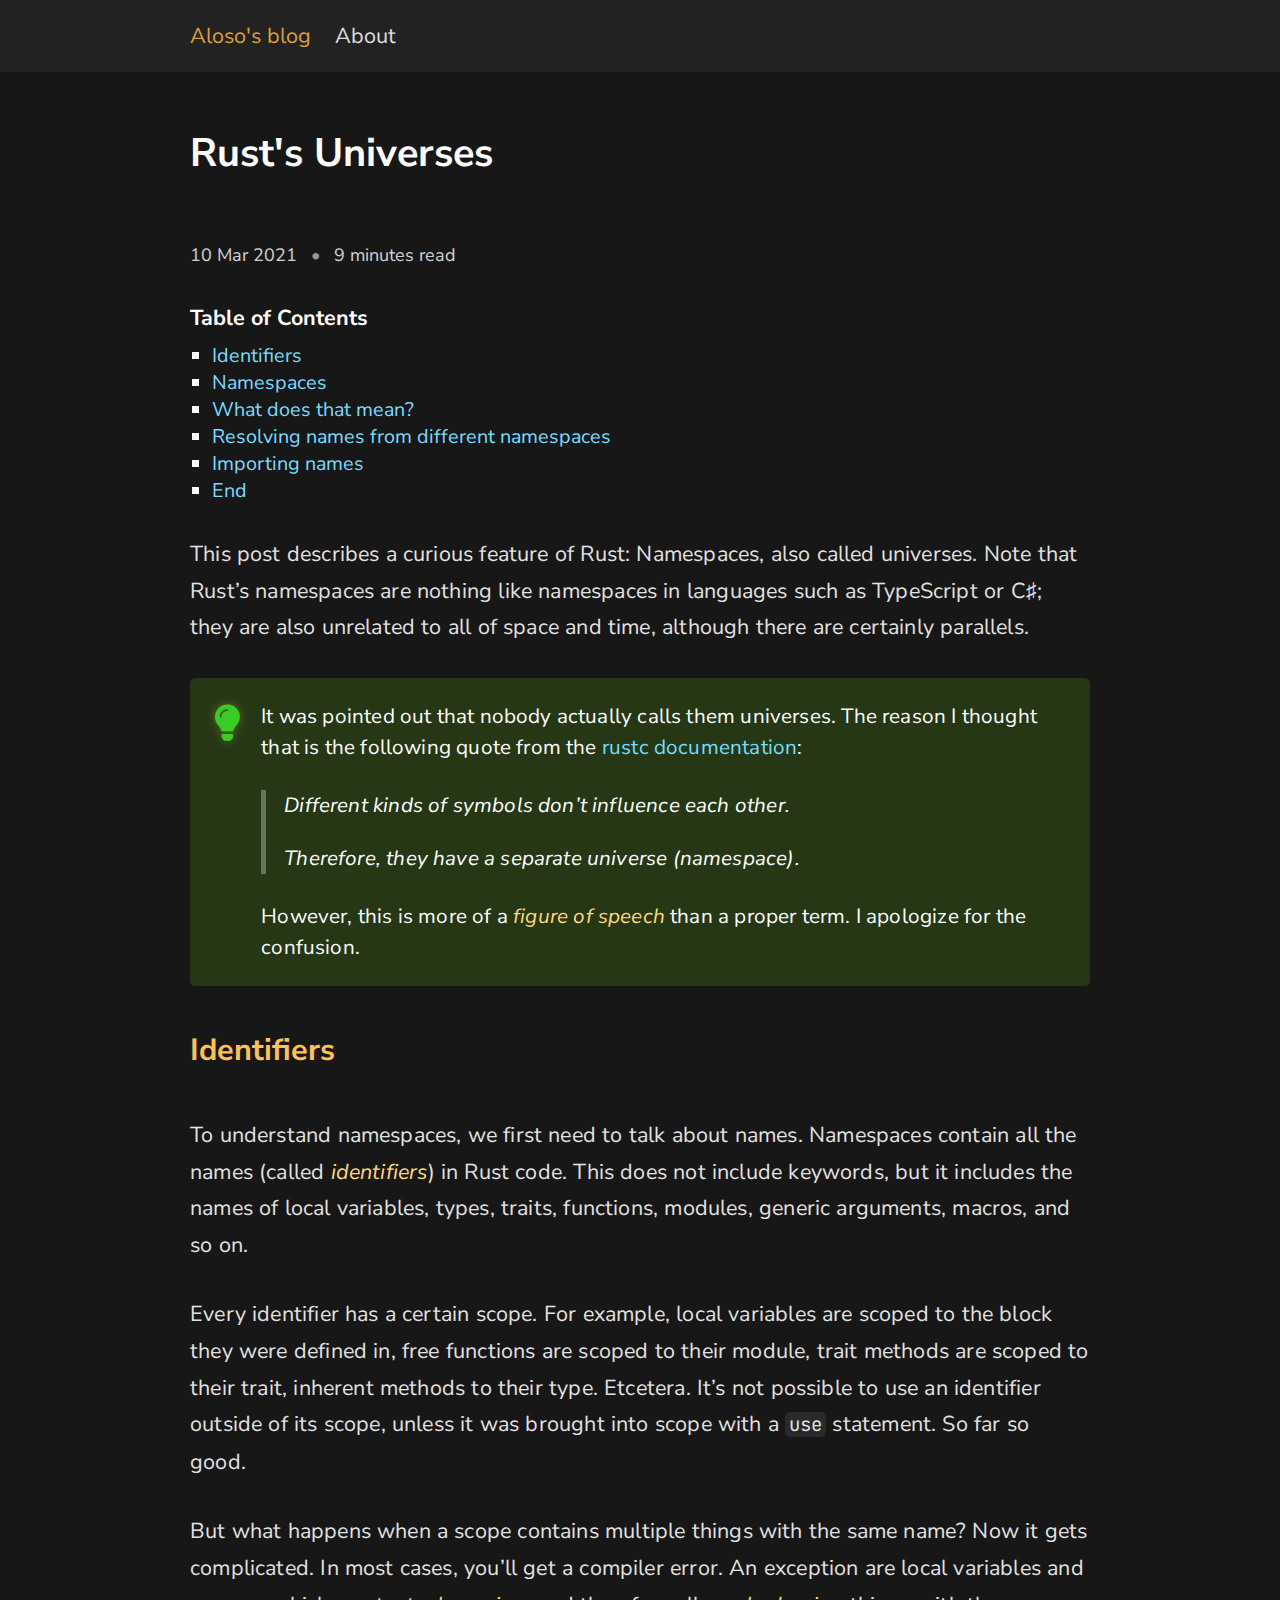
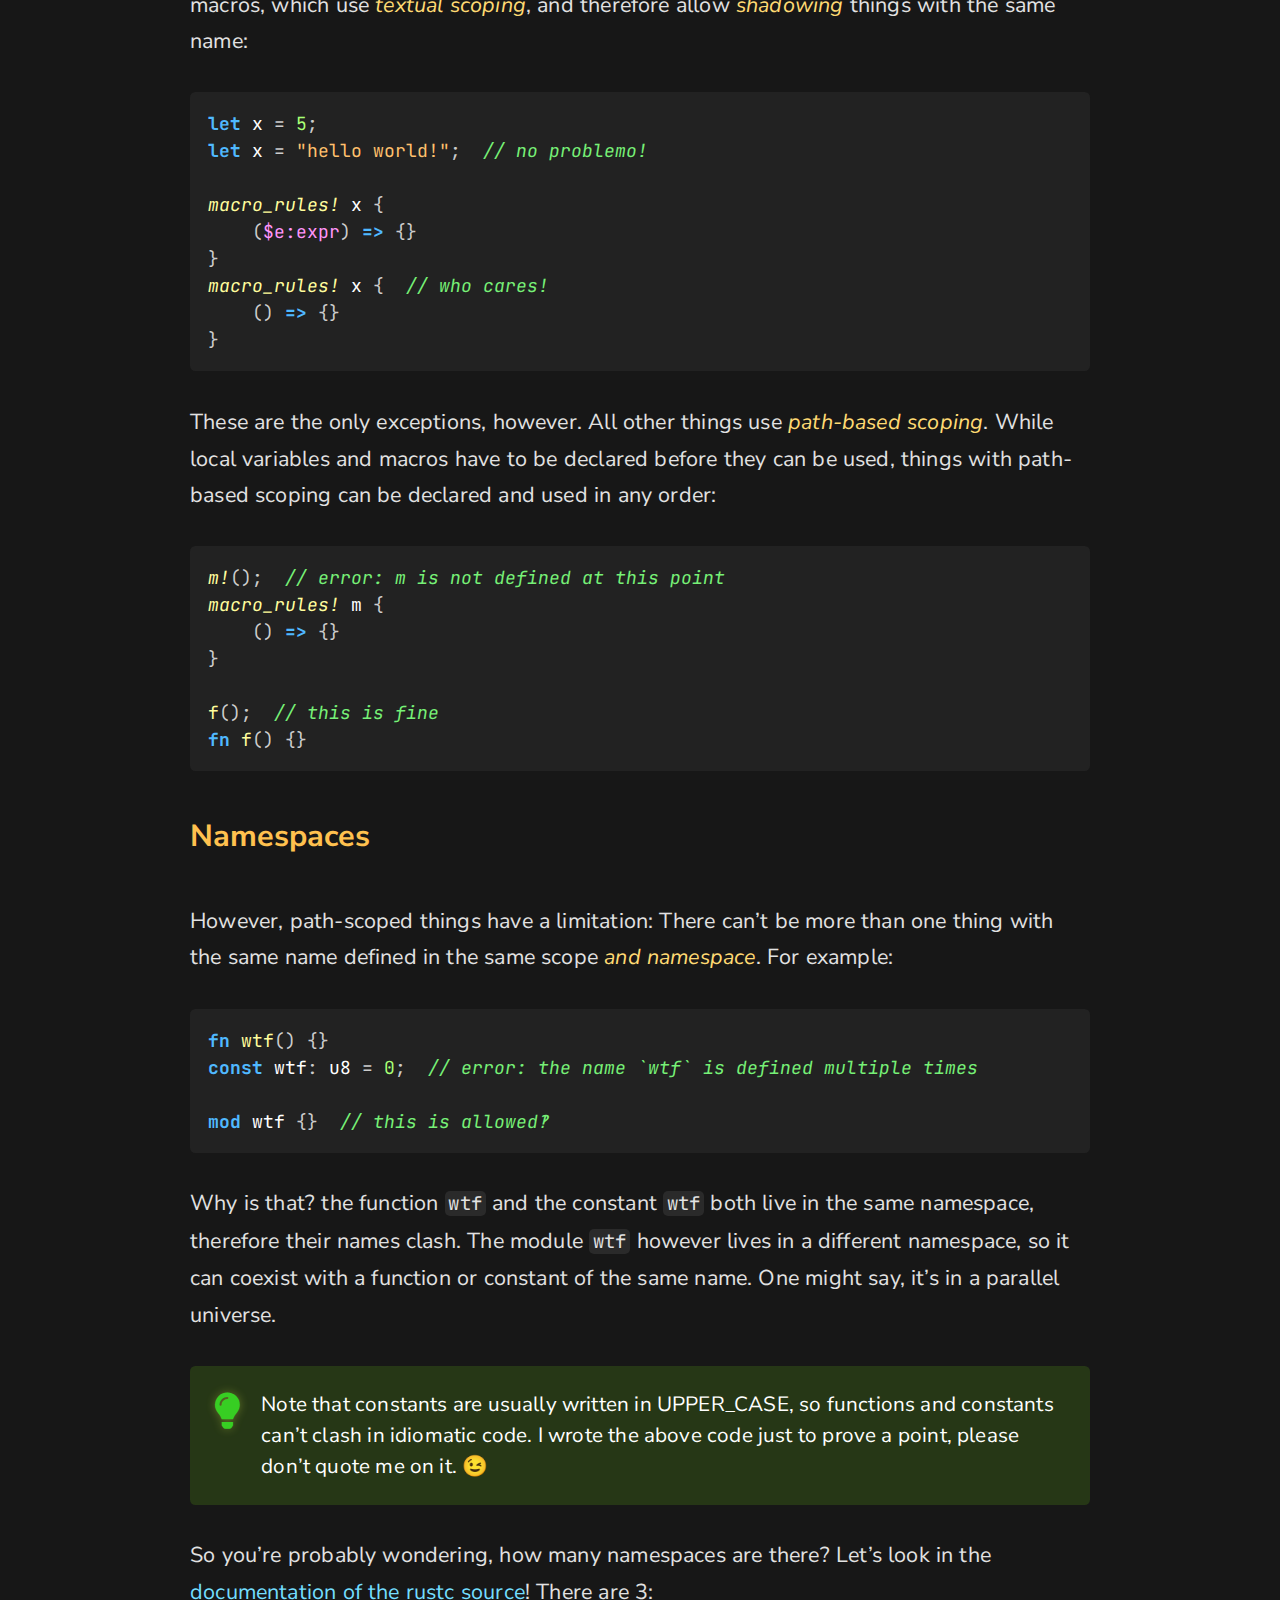
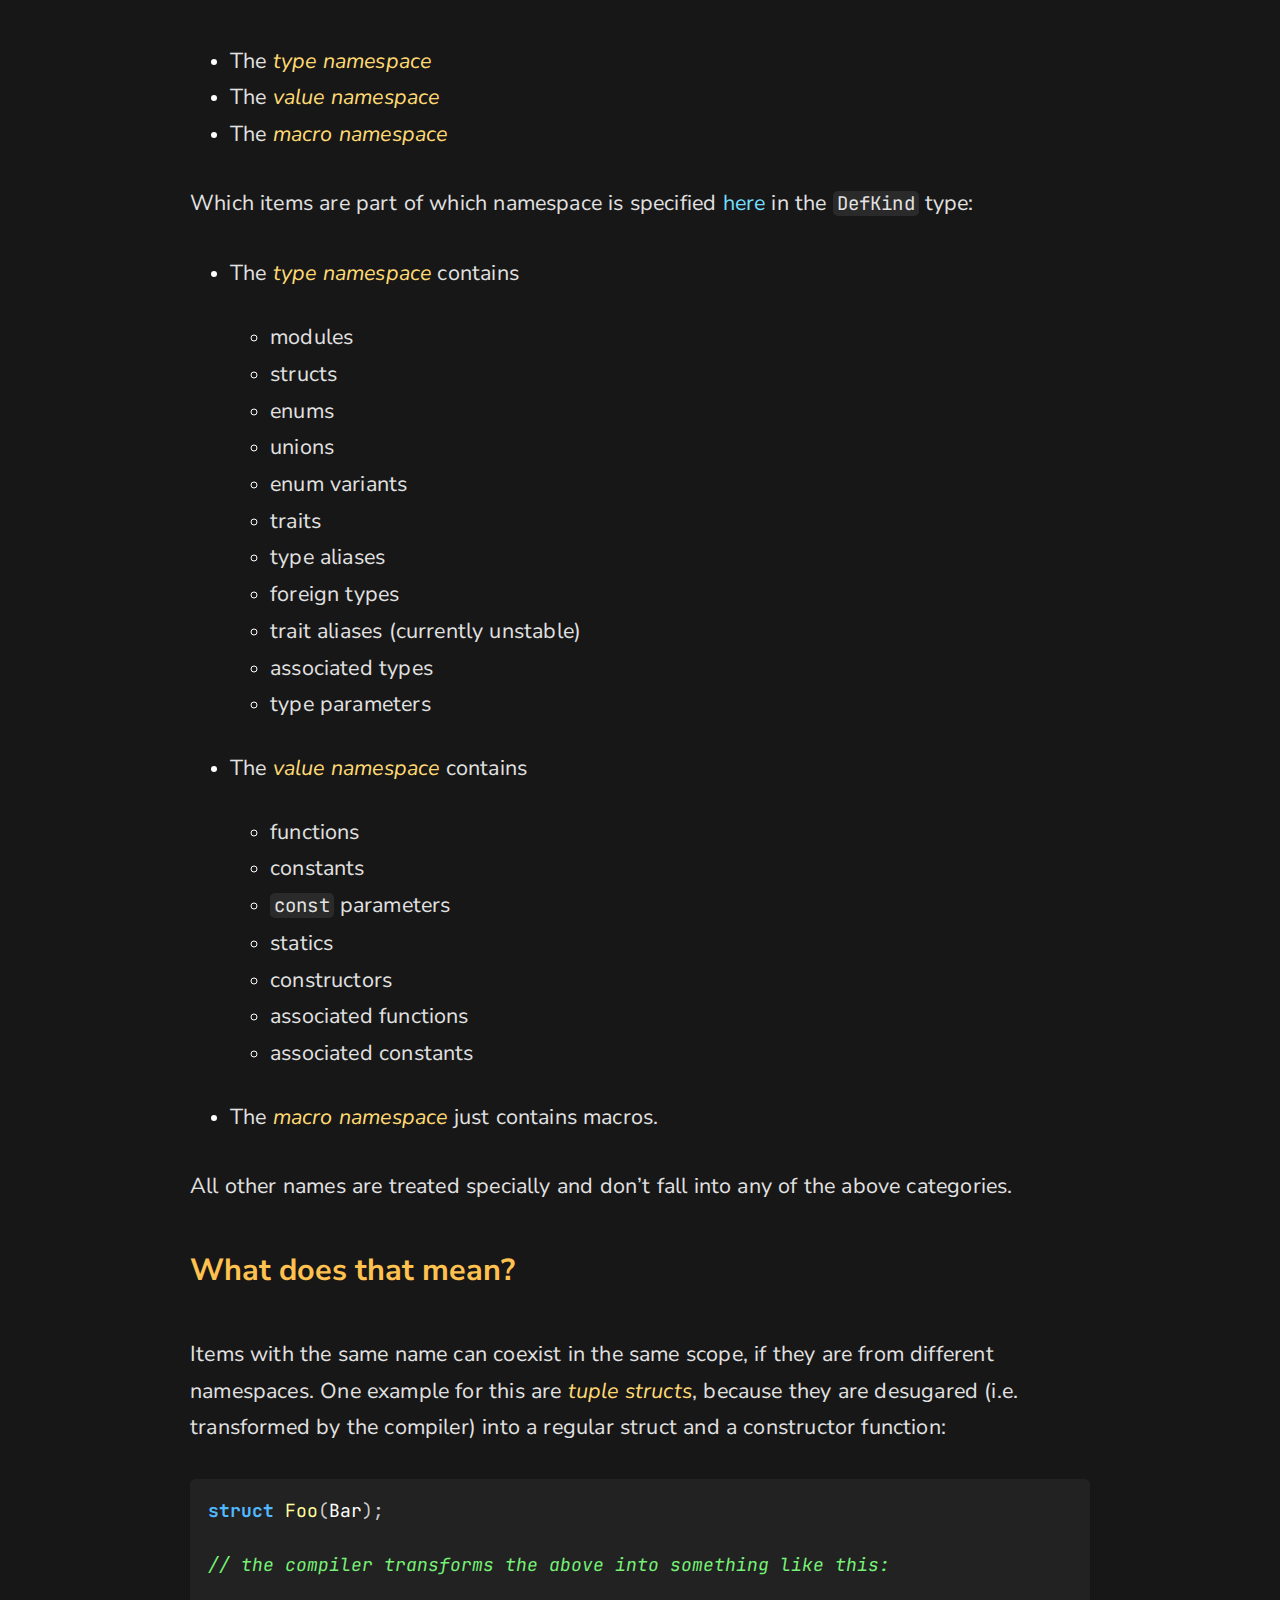
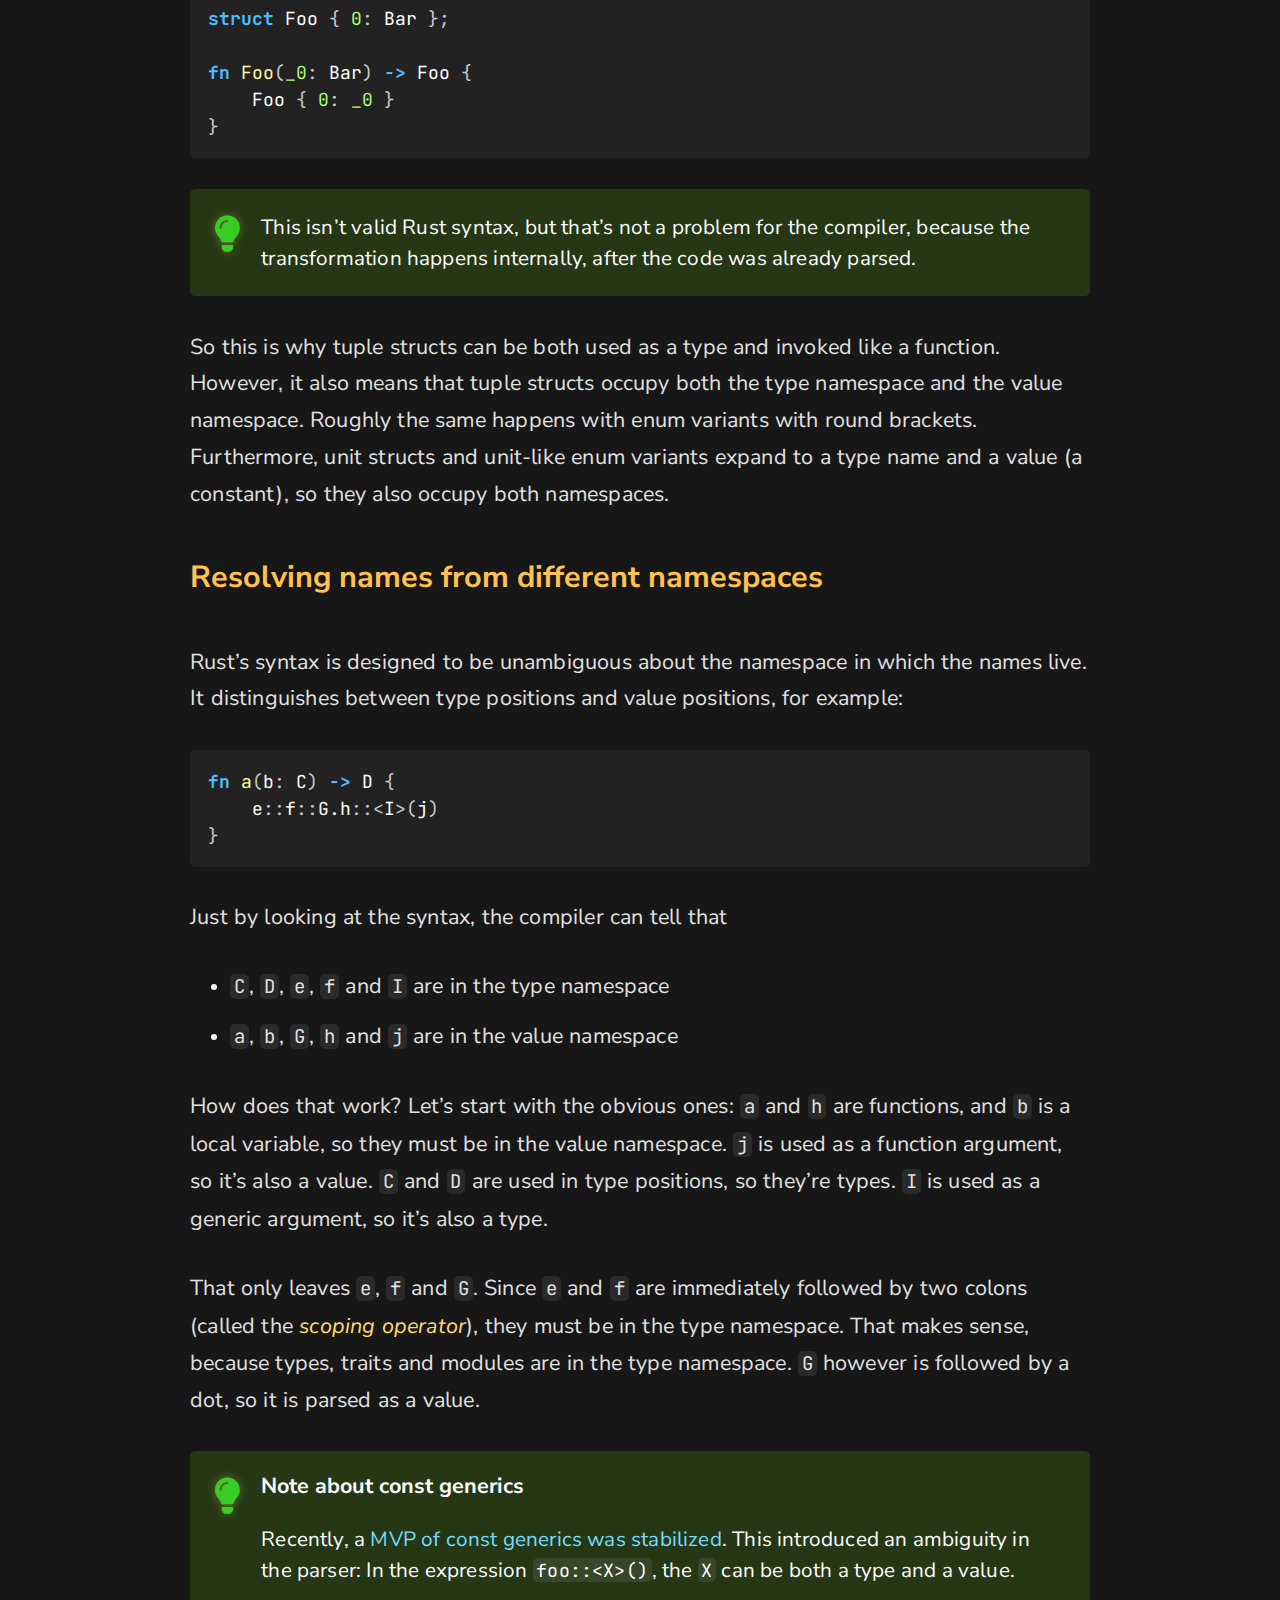
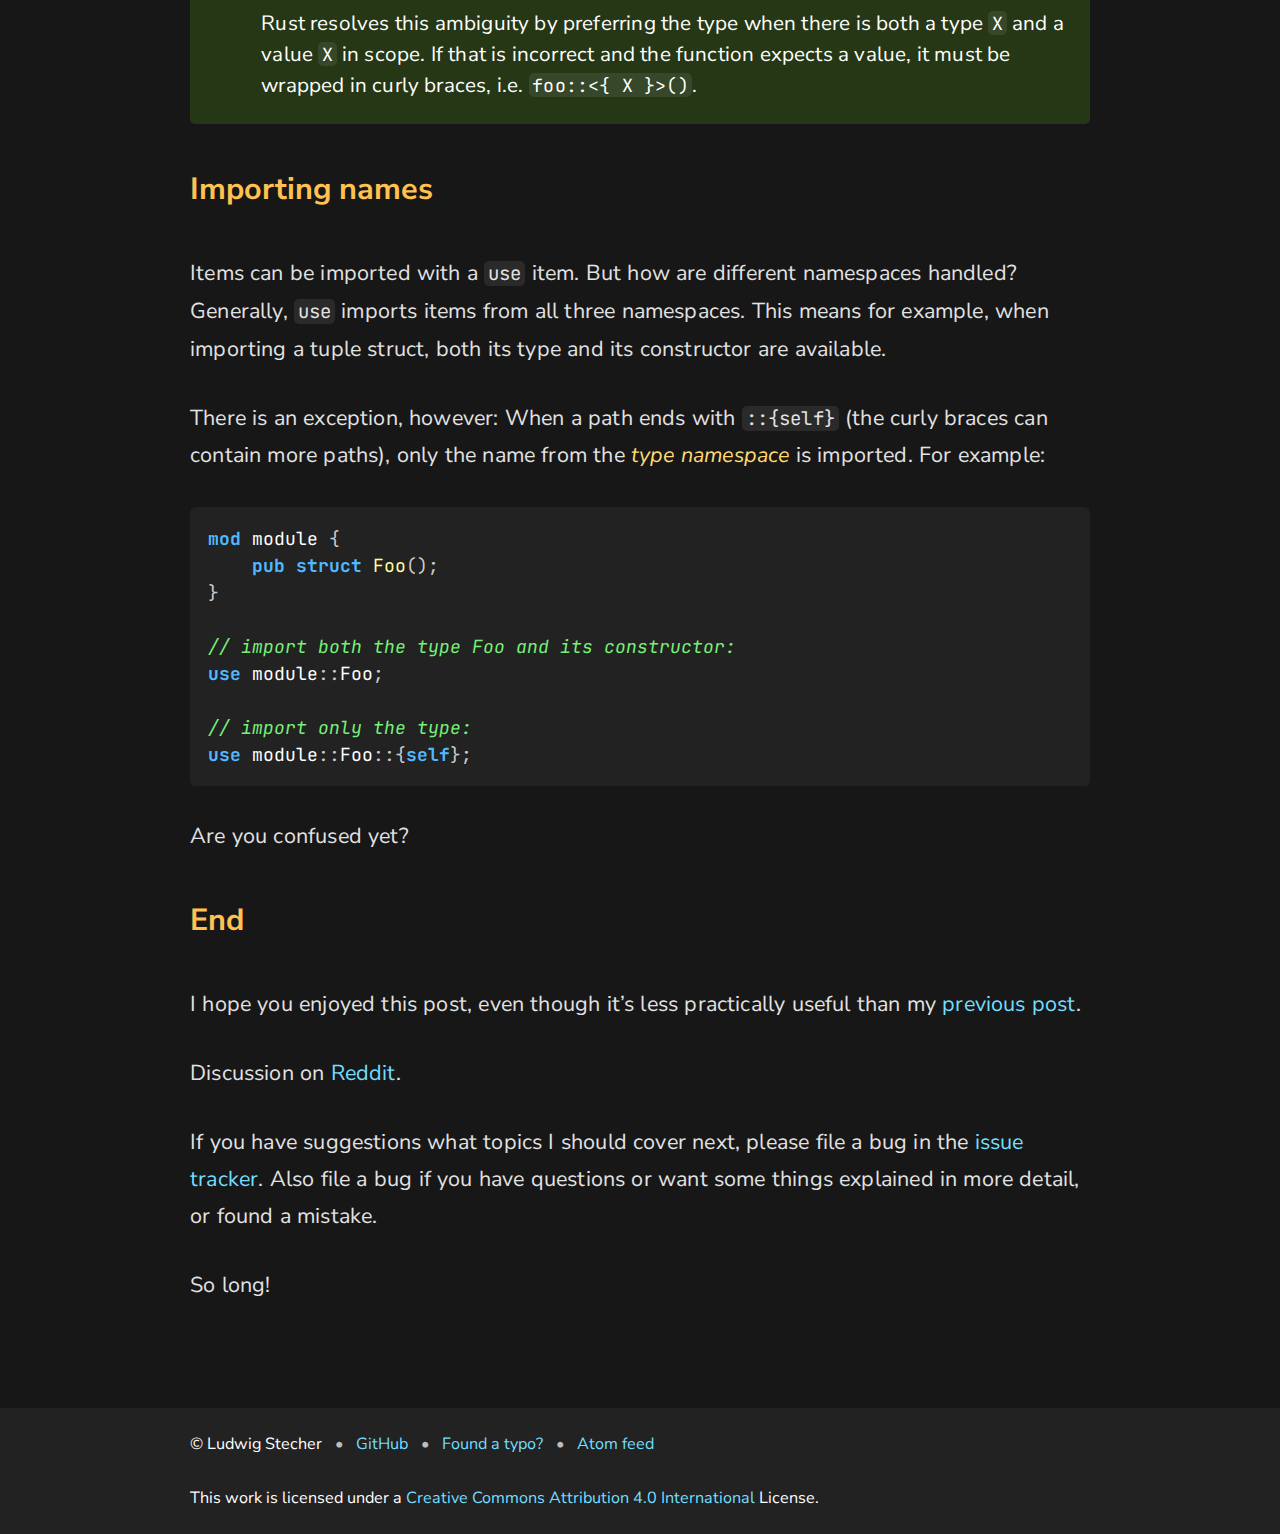
<file: 2021/03/10/rusts-universes.html>
<!DOCTYPE html>
<html lang="en">
<head>
    <meta charset="utf-8">
    <link rel="preconnect" href="https://fonts.gstatic.com">
    <link
        href="https://fonts.googleapis.com/css2?family=JetBrains+Mono:ital,wght@0,400;0,700;1,400&family=Nunito+Sans:ital,wght@0,400;0,700;1,400;1,700&display=swap"
        rel="stylesheet">

    <meta name="viewport" content="width=device-width, initial-scale=1">
    <link rel="stylesheet" href="/assets/css/layout.css?t=1617193114">
    <title>Rust's Universes</title>

    <link rel="apple-touch-icon" sizes="180x180" href="/assets/fav/apple-touch-icon.png">
    <link rel="icon" type="image/png" sizes="32x32" href="/assets/fav/favicon-32x32.png">
    <link rel="icon" type="image/png" sizes="16x16" href="/assets/fav/favicon-16x16.png">
    <link rel="manifest" href="/assets/fav/site.webmanifest?t=1617193114">
    <link rel="mask-icon" href="/assets/fav/safari-pinned-tab.svg" color="#f88e00">
    <link rel="shortcut icon" href="/assets/fav/favicon.ico">
    <meta name="msapplication-TileColor" content="#ffffff">
    <meta name="msapplication-config" content="/assets/fav/browserconfig.xml?t=1617193114">
    <meta name="theme-color" content="#ffffff">
</head>

<body>
    <div id="nav">
    <div id="nav-inner">
        
            

            
                <a id="home" href="/">Aloso's blog</a>
            
        
            

            
                <a href="/about">About</a>
            
        
    </div>
</div>

    <div id="main">
        <div id="main-inner">
            <h1>Rust's Universes</h1>
            
            <div id="meta">
                10 Mar 2021
                <span class="bullet"></span>
                9 minutes read
            </div>
            

            
            <div id="toc">
                <div id="toc-title">Table of Contents</div>
                <ul class="sectlevel1">
<li><a href="#identifiers">Identifiers</a></li>
<li><a href="#namespaces">Namespaces</a></li>
<li><a href="#what-does-that-mean">What does that mean?</a></li>
<li><a href="#resolving-names-from-different-namespaces">Resolving names from different namespaces</a></li>
<li><a href="#importing-names">Importing names</a></li>
<li><a href="#end">End</a></li>
</ul>
            </div>
            

            <div class="paragraph">
<p>This post describes a curious feature of Rust: Namespaces, also called universes. Note that Rust&#8217;s namespaces are nothing like namespaces in languages such as TypeScript or C♯; they are also unrelated to all of space and time, although there are certainly parallels.</p>
</div>
<div class="admonitionblock tip">
<table>
<tr>
<td class="icon">
<i class="fa icon-tip" title="Tip"></i>
</td>
<td class="content">
<div class="paragraph">
<p>It was pointed out that nobody actually calls them universes. The reason I thought that is the following quote from the <a href="https://doc.rust-lang.org/nightly/nightly-rustc/rustc_resolve/enum.Namespace.html">rustc documentation</a>:</p>
</div>
<div class="quoteblock">
<blockquote>
<div class="paragraph">
<p>Different kinds of symbols don’t influence each other.</p>
</div>
<div class="paragraph">
<p>Therefore, they have a separate universe (namespace).</p>
</div>
</blockquote>
</div>
<div class="paragraph">
<p>However, this is more of a <em>figure of speech</em> than a proper term. I apologize for the confusion.</p>
</div>
</td>
</tr>
</table>
</div>
<div class="sect1">
<h2 id="identifiers">Identifiers</h2>
<div class="sectionbody">
<div class="paragraph">
<p>To understand namespaces, we first need to talk about names. Namespaces contain all the names (called <em>identifiers</em>) in Rust code. This does not include keywords, but it includes the names of local variables, types, traits, functions, modules, generic arguments, macros, and so on.</p>
</div>
<div class="paragraph">
<p>Every identifier has a certain scope. For example, local variables are scoped to the block they were defined in, free functions are scoped to their module, trait methods are scoped to their trait, inherent methods to their type. Etcetera. It&#8217;s not possible to use an identifier outside of its scope, unless it was brought into scope with a <code>use</code> statement. So far so good.</p>
</div>
<div class="paragraph">
<p>But what happens when a scope contains multiple things with the same name? Now it gets complicated. In most cases, you&#8217;ll get a compiler error. An exception are local variables and macros, which use <em>textual scoping</em>, and therefore allow <em>shadowing</em> things with the same name:</p>
</div>
<div class="listingblock">
<div class="content">
<pre class="rouge highlight"><code data-lang="rust"><span class="k">let</span> <span class="n">x</span> <span class="o">=</span> <span class="mi">5</span><span class="p">;</span>
<span class="k">let</span> <span class="n">x</span> <span class="o">=</span> <span class="s">"hello world!"</span><span class="p">;</span>  <span class="c">// no problemo!</span>

<span class="nd">macro_rules!</span> <span class="n">x</span> <span class="p">{</span>
    <span class="p">(</span><span class="nv">$e:expr</span><span class="p">)</span> <span class="k">=&gt;</span> <span class="p">{}</span>
<span class="p">}</span>
<span class="nd">macro_rules!</span> <span class="n">x</span> <span class="p">{</span>  <span class="c">// who cares!</span>
    <span class="p">()</span> <span class="k">=&gt;</span> <span class="p">{}</span>
<span class="p">}</span></code></pre>
</div>
</div>
<div class="paragraph">
<p>These are the only exceptions, however. All other things use <em>path-based scoping</em>. While local variables and macros have to be declared before they can be used, things with path-based scoping can be declared and used in any order:</p>
</div>
<div class="listingblock">
<div class="content">
<pre class="rouge highlight"><code data-lang="rust"><span class="nd">m!</span><span class="p">();</span>  <span class="c">// error: m is not defined at this point</span>
<span class="nd">macro_rules!</span> <span class="n">m</span> <span class="p">{</span>
    <span class="p">()</span> <span class="k">=&gt;</span> <span class="p">{}</span>
<span class="p">}</span>

<span class="nf">f</span><span class="p">();</span>  <span class="c">// this is fine</span>
<span class="k">fn</span> <span class="nf">f</span><span class="p">()</span> <span class="p">{}</span></code></pre>
</div>
</div>
</div>
</div>
<div class="sect1">
<h2 id="namespaces">Namespaces</h2>
<div class="sectionbody">
<div class="paragraph">
<p>However, path-scoped things have a limitation: There can&#8217;t be more than one thing with the same name defined in the same scope <em>and namespace</em>. For example:</p>
</div>
<div class="listingblock">
<div class="content">
<pre class="rouge highlight"><code data-lang="rust"><span class="k">fn</span> <span class="nf">wtf</span><span class="p">()</span> <span class="p">{}</span>
<span class="k">const</span> <span class="n">wtf</span><span class="p">:</span> <span class="nb">u8</span> <span class="o">=</span> <span class="mi">0</span><span class="p">;</span>  <span class="c">// error: the name `wtf` is defined multiple times</span>

<span class="k">mod</span> <span class="n">wtf</span> <span class="p">{}</span>  <span class="c">// this is allowed‽</span></code></pre>
</div>
</div>
<div class="paragraph">
<p>Why is that? the function <code>wtf</code> and the constant <code>wtf</code> both live in the same namespace, therefore their names clash. The module <code>wtf</code> however lives in a different namespace, so it can coexist with a function or constant of the same name. One might say, it&#8217;s in a parallel universe.</p>
</div>
<div class="admonitionblock tip">
<table>
<tr>
<td class="icon">
<i class="fa icon-tip" title="Tip"></i>
</td>
<td class="content">
<div class="paragraph">
<p>Note that constants are usually written in UPPER_CASE, so functions and constants can&#8217;t clash in idiomatic code. I wrote the above code just to prove a point, please don&#8217;t quote me on it. 😉</p>
</div>
</td>
</tr>
</table>
</div>
<div class="paragraph">
<p>So you&#8217;re probably wondering, how many namespaces are there? Let&#8217;s look in the <a href="https://archive.is/ajZHM">documentation of the rustc source</a>! There are 3:</p>
</div>
<div class="ulist compact">
<ul>
<li>
<p>The <em>type namespace</em></p>
</li>
<li>
<p>The <em>value namespace</em></p>
</li>
<li>
<p>The <em>macro namespace</em></p>
</li>
</ul>
</div>
<div class="paragraph">
<p>Which items are part of which namespace is specified <a href="https://archive.is/OZM8P">here</a> in the <code>DefKind</code> type:</p>
</div>
<div class="ulist compact">
<ul>
<li>
<p>The <em>type namespace</em> contains</p>
<div class="ulist">
<ul>
<li>
<p>modules</p>
</li>
<li>
<p>structs</p>
</li>
<li>
<p>enums</p>
</li>
<li>
<p>unions</p>
</li>
<li>
<p>enum variants</p>
</li>
<li>
<p>traits</p>
</li>
<li>
<p>type aliases</p>
</li>
<li>
<p>foreign types</p>
</li>
<li>
<p>trait aliases (currently unstable)</p>
</li>
<li>
<p>associated types</p>
</li>
<li>
<p>type parameters</p>
</li>
</ul>
</div>
</li>
<li>
<p>The <em>value namespace</em> contains</p>
<div class="ulist">
<ul>
<li>
<p>functions</p>
</li>
<li>
<p>constants</p>
</li>
<li>
<p><code>const</code> parameters</p>
</li>
<li>
<p>statics</p>
</li>
<li>
<p>constructors</p>
</li>
<li>
<p>associated functions</p>
</li>
<li>
<p>associated constants</p>
</li>
</ul>
</div>
</li>
<li>
<p>The <em>macro namespace</em> just contains macros.</p>
</li>
</ul>
</div>
<div class="paragraph">
<p>All other names are treated specially and don&#8217;t fall into any of the above categories.</p>
</div>
</div>
</div>
<div class="sect1">
<h2 id="what-does-that-mean">What does that mean?</h2>
<div class="sectionbody">
<div class="paragraph">
<p>Items with the same name can coexist in the same scope, if they are from different namespaces. One example for this are <em>tuple structs</em>, because they are desugared (i.e. transformed by the compiler) into a regular struct and a constructor function:</p>
</div>
<div class="listingblock">
<div class="content">
<pre class="rouge highlight"><code data-lang="rust"><span class="k">struct</span> <span class="nf">Foo</span><span class="p">(</span><span class="n">Bar</span><span class="p">);</span>

<span class="c">// the compiler transforms the above into something like this:</span>

<span class="k">struct</span> <span class="n">Foo</span> <span class="p">{</span> <span class="mi">0</span><span class="p">:</span> <span class="n">Bar</span> <span class="p">};</span>

<span class="k">fn</span> <span class="nf">Foo</span><span class="p">(</span><span class="mi">_0</span><span class="p">:</span> <span class="n">Bar</span><span class="p">)</span> <span class="k">-&gt;</span> <span class="n">Foo</span> <span class="p">{</span>
    <span class="n">Foo</span> <span class="p">{</span> <span class="mi">0</span><span class="p">:</span> <span class="mi">_0</span> <span class="p">}</span>
<span class="p">}</span></code></pre>
</div>
</div>
<div class="admonitionblock tip">
<table>
<tr>
<td class="icon">
<i class="fa icon-tip" title="Tip"></i>
</td>
<td class="content">
<div class="paragraph">
<p>This isn&#8217;t valid Rust syntax, but that&#8217;s not a problem for the compiler, because the transformation happens internally, after the code was already parsed.</p>
</div>
</td>
</tr>
</table>
</div>
<div class="paragraph">
<p>So this is why tuple structs can be both used as a type and invoked like a function. However, it also means that tuple structs occupy both the type namespace and the value namespace. Roughly the same happens with enum variants with round brackets. Furthermore, unit structs and unit-like enum variants expand to a type name and a value (a constant), so they also occupy both namespaces.</p>
</div>
</div>
</div>
<div class="sect1">
<h2 id="resolving-names-from-different-namespaces">Resolving names from different namespaces</h2>
<div class="sectionbody">
<div class="paragraph">
<p>Rust&#8217;s syntax is designed to be unambiguous about the namespace in which the names live. It distinguishes between type positions and value positions, for example:</p>
</div>
<div class="listingblock">
<div class="content">
<pre class="rouge highlight"><code data-lang="rust"><span class="k">fn</span> <span class="nf">a</span><span class="p">(</span><span class="n">b</span><span class="p">:</span> <span class="n">C</span><span class="p">)</span> <span class="k">-&gt;</span> <span class="n">D</span> <span class="p">{</span>
    <span class="nn">e</span><span class="p">::</span><span class="nn">f</span><span class="p">::</span><span class="n">G</span><span class="py">.h</span><span class="p">::</span><span class="o">&lt;</span><span class="n">I</span><span class="o">&gt;</span><span class="p">(</span><span class="n">j</span><span class="p">)</span>
<span class="p">}</span></code></pre>
</div>
</div>
<div class="paragraph">
<p>Just by looking at the syntax, the compiler can tell that</p>
</div>
<div class="ulist">
<ul>
<li>
<p><code>C</code>, <code>D</code>, <code>e</code>, <code>f</code> and <code>I</code> are in the type namespace</p>
</li>
<li>
<p><code>a</code>, <code>b</code>, <code>G</code>, <code>h</code> and <code>j</code> are in the value namespace</p>
</li>
</ul>
</div>
<div class="paragraph">
<p>How does that work? Let&#8217;s start with the obvious ones: <code>a</code> and <code>h</code> are functions, and <code>b</code> is a local variable, so they must be in the value namespace. <code>j</code> is used as a function argument, so it&#8217;s also a value. <code>C</code> and <code>D</code> are used in type positions, so they&#8217;re types. <code>I</code> is used as a generic argument, so it&#8217;s also a type.</p>
</div>
<div class="paragraph">
<p>That only leaves <code>e</code>, <code>f</code> and <code>G</code>. Since <code>e</code> and <code>f</code> are immediately followed by two colons (called the <em>scoping operator</em>), they must be in the type namespace. That makes sense, because types, traits and modules are in the type namespace. <code>G</code> however is followed by a dot, so it is parsed as a value.</p>
</div>
<div class="admonitionblock tip">
<table>
<tr>
<td class="icon">
<i class="fa icon-tip" title="Tip"></i>
</td>
<td class="content">
<div class="title">Note about const generics</div>
<div class="paragraph">
<p>Recently, a <a href="https://github.com/rust-lang/rust/blob/HEAD/RELEASES.md#version-1510-2021-03-25">MVP of const generics was stabilized</a>. This introduced an ambiguity in the parser: In the expression <code>foo::&lt;X&gt;()</code>, the <code>X</code> can be both a type and a value.</p>
</div>
<div class="paragraph">
<p>Rust resolves this ambiguity by preferring the type when there is both a type <code>X</code> and a value <code>X</code> in scope. If that is incorrect and the function expects a value, it must be wrapped in curly braces, i.e. <code>foo::&lt;{&nbsp;X&nbsp;}&gt;()</code>.</p>
</div>
</td>
</tr>
</table>
</div>
</div>
</div>
<div class="sect1">
<h2 id="importing-names">Importing names</h2>
<div class="sectionbody">
<div class="paragraph">
<p>Items can be imported with a <code>use</code> item. But how are different namespaces handled? Generally, <code>use</code> imports items from all three namespaces. This means for example, when importing a tuple struct, both its type and its constructor are available.</p>
</div>
<div class="paragraph">
<p>There is an exception, however: When a path ends with <code>::{self}</code> (the curly braces can contain more paths), only the name from the <em>type namespace</em> is imported. For example:</p>
</div>
<div class="listingblock">
<div class="content">
<pre class="rouge highlight"><code data-lang="rust"><span class="k">mod</span> <span class="n">module</span> <span class="p">{</span>
    <span class="k">pub</span> <span class="k">struct</span> <span class="nf">Foo</span><span class="p">();</span>
<span class="p">}</span>

<span class="c">// import both the type Foo and its constructor:</span>
<span class="k">use</span> <span class="nn">module</span><span class="p">::</span><span class="n">Foo</span><span class="p">;</span>

<span class="c">// import only the type:</span>
<span class="k">use</span> <span class="nn">module</span><span class="p">::</span><span class="nn">Foo</span><span class="p">::{</span><span class="k">self</span><span class="p">};</span></code></pre>
</div>
</div>
<div class="paragraph">
<p>Are you confused yet?</p>
</div>
</div>
</div>
<div class="sect1">
<h2 id="end">End</h2>
<div class="sectionbody">
<div class="paragraph">
<p>I hope you enjoyed this post, even though it&#8217;s less practically useful than my <a href="https://aloso.github.io/2021/03/09/creating-an-iterator.html">previous post</a>.</p>
</div>
<div class="paragraph">
<p>Discussion on <a href="https://www.reddit.com/r/rust/comments/m1iour/rusts_universes/">Reddit</a>.</p>
</div>
<div class="paragraph">
<p>If you have suggestions what topics I should cover next, please file a bug in the <a href="https://github.com/Aloso/aloso.github.io/issues">issue tracker</a>. Also file a bug if you have questions or want some things explained in more detail, or found a mistake.</p>
</div>
<div class="paragraph">
<p>So long!</p>
</div>
</div>
</div>
        </div>
    </div>
    <div id="footer">
    <div id="footer-inner">
        &copy; Ludwig Stecher
        <span class="bullet"></span>
        <a href="https://github.com/Aloso">GitHub</a>
        <span class="bullet"></span>
        <a href="https://github.com/Aloso/aloso.github.io/">Found a typo?</a>
        <span class="bullet"></span>
        <a href="/feed.xml">Atom feed</a>

        <div id="license">
            This work is licensed under a <a href="https://creativecommons.org/licenses/by/4.0/">Creative Commons
                Attribution 4.0 International</a> License.
        </div>
    </div>
</div>
<script>
    console.log('Font Awesome Free 5.15.3 by @fontawesome - https://fontawesome.com\nLicense - https://fontawesome.com/license/free (Icons: CC BY 4.0, Fonts: SIL OFL 1.1, Code: MIT License)\n');
</script>


    
    <script>
        for (const heading of document.querySelectorAll('h1,h2,h3,h4,h5,h6')) {
            const id = heading.id;
            if (typeof id === 'string' && id !== '') {
                const elem = document.createElement('a');
                elem.className = 'anchor';
                elem.href = '#' + id;
                heading.prepend(elem);
            } else if (heading.nodeName === 'H1' && heading.previousElementSibling == null) {
                const elem = document.createElement('a');
                elem.className = 'anchor';
                elem.href = '#';
                heading.prepend(elem);
            }
        }
    </script>
    
</body>
</html>
</file>
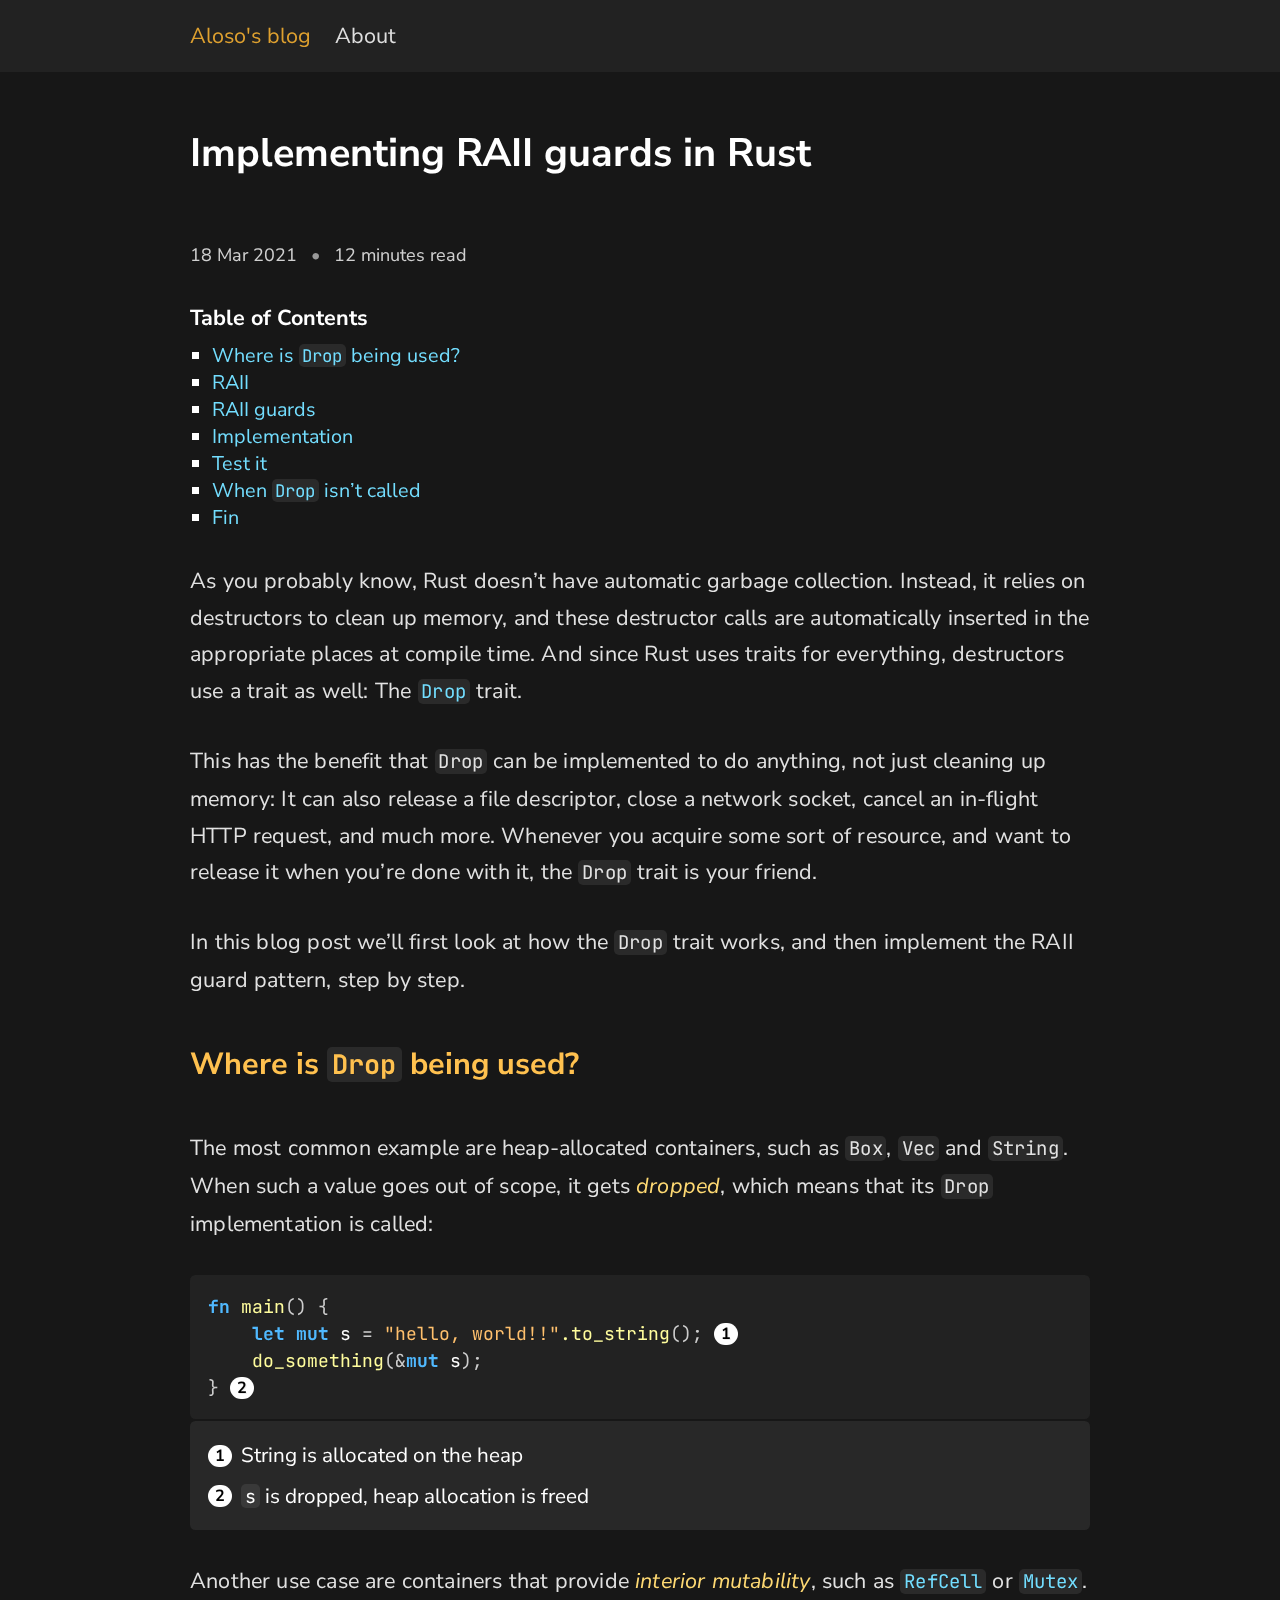
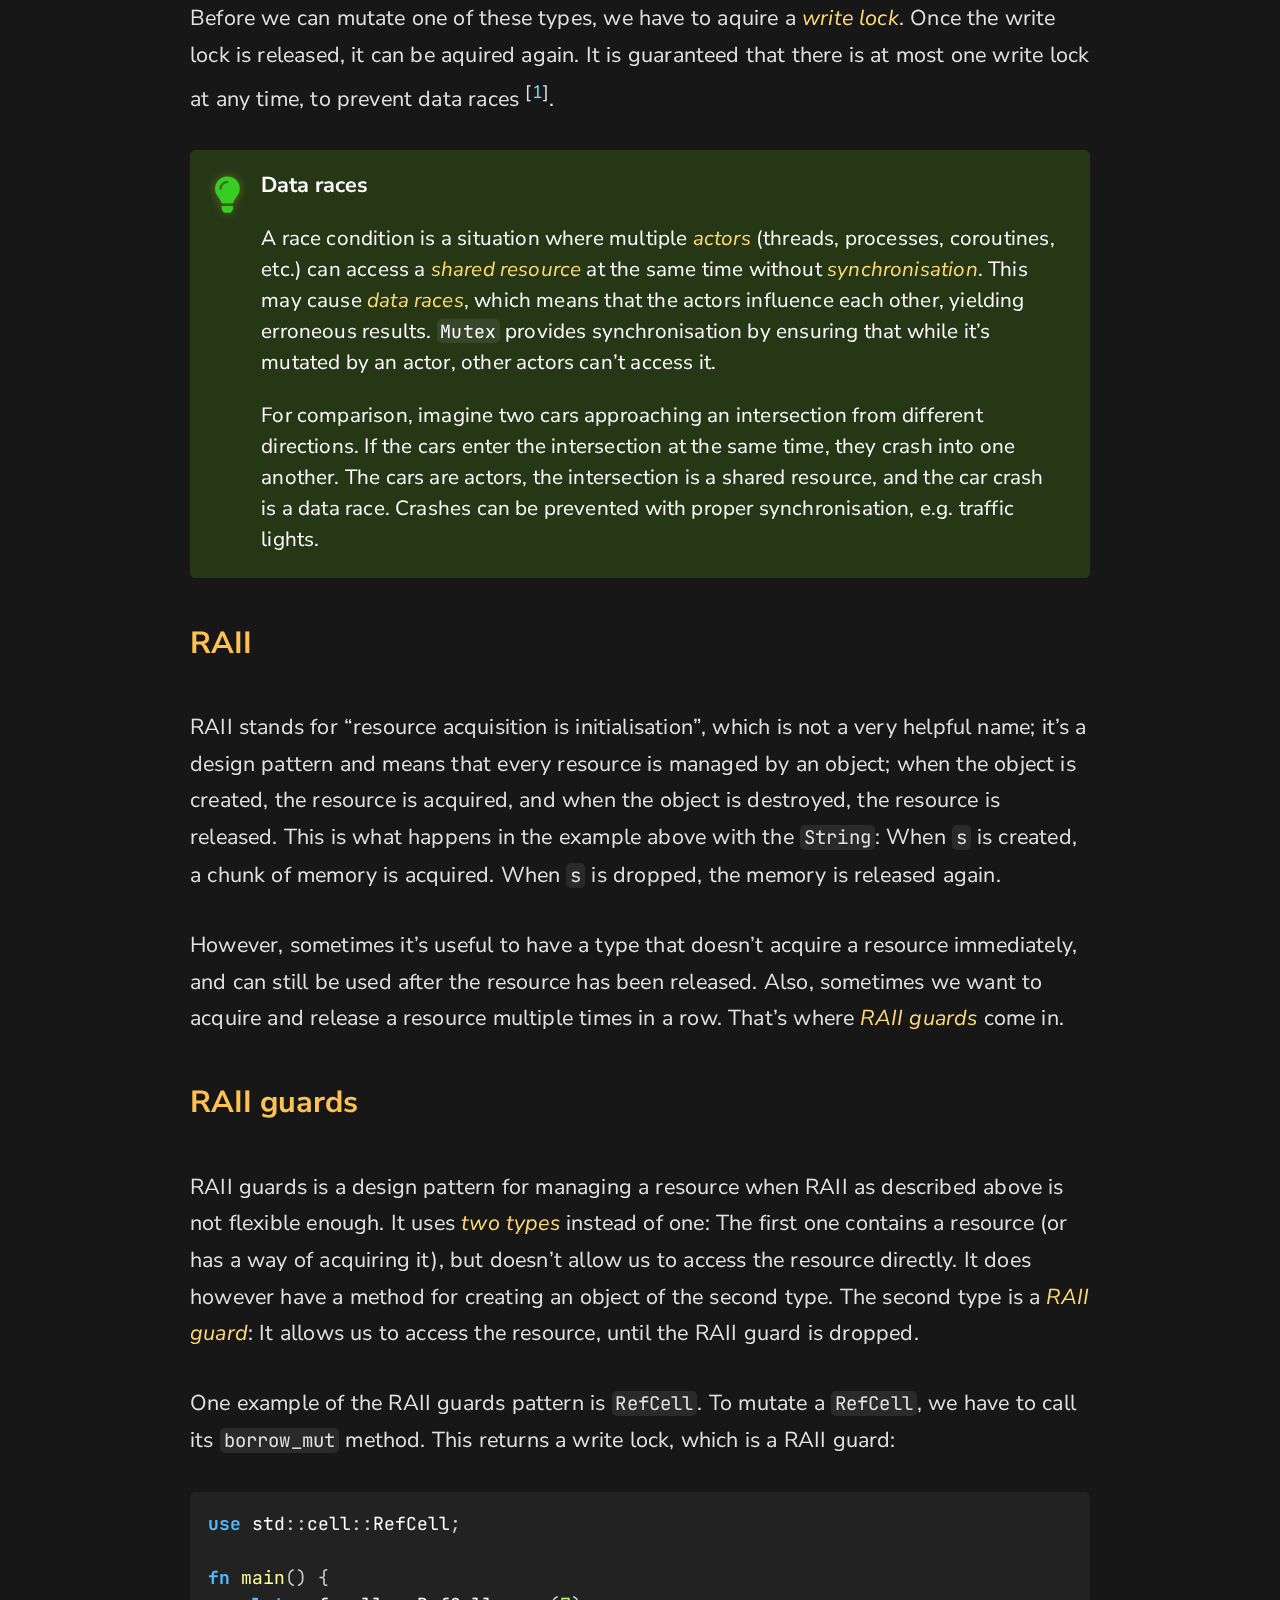
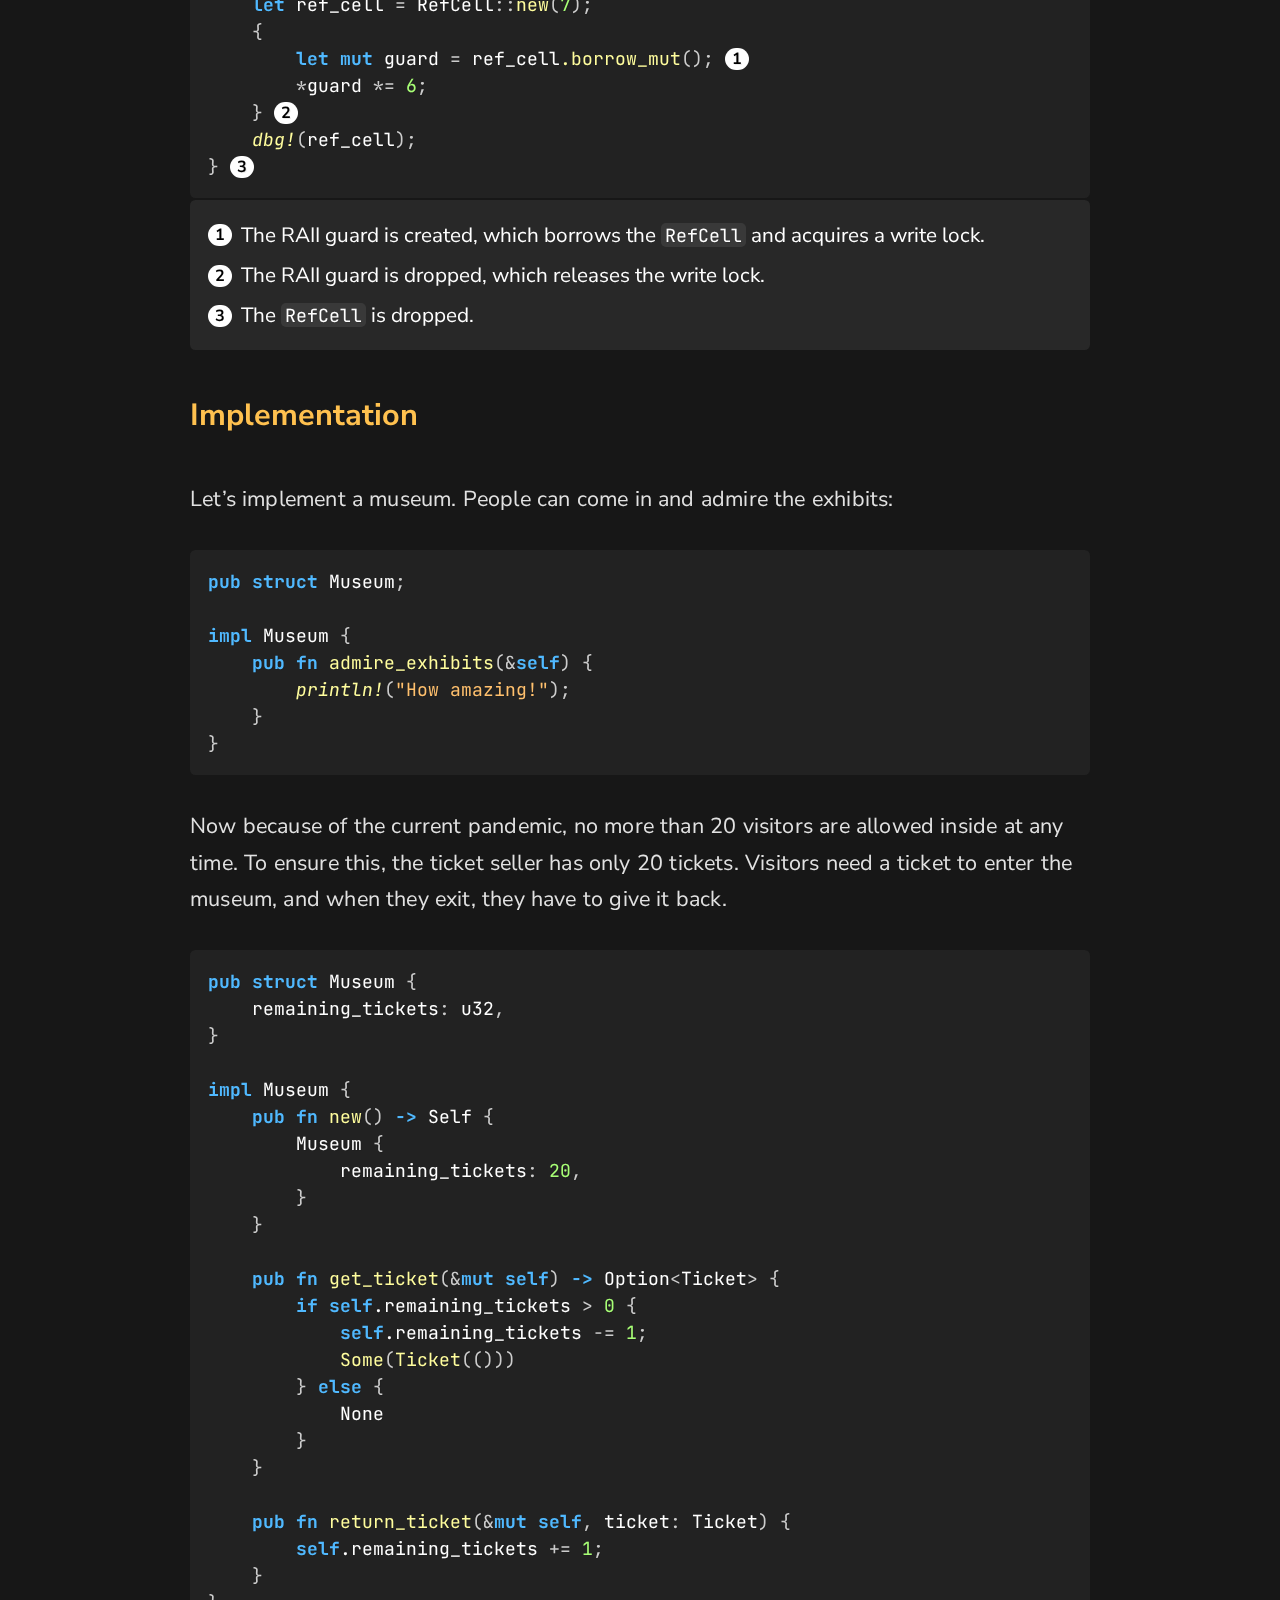
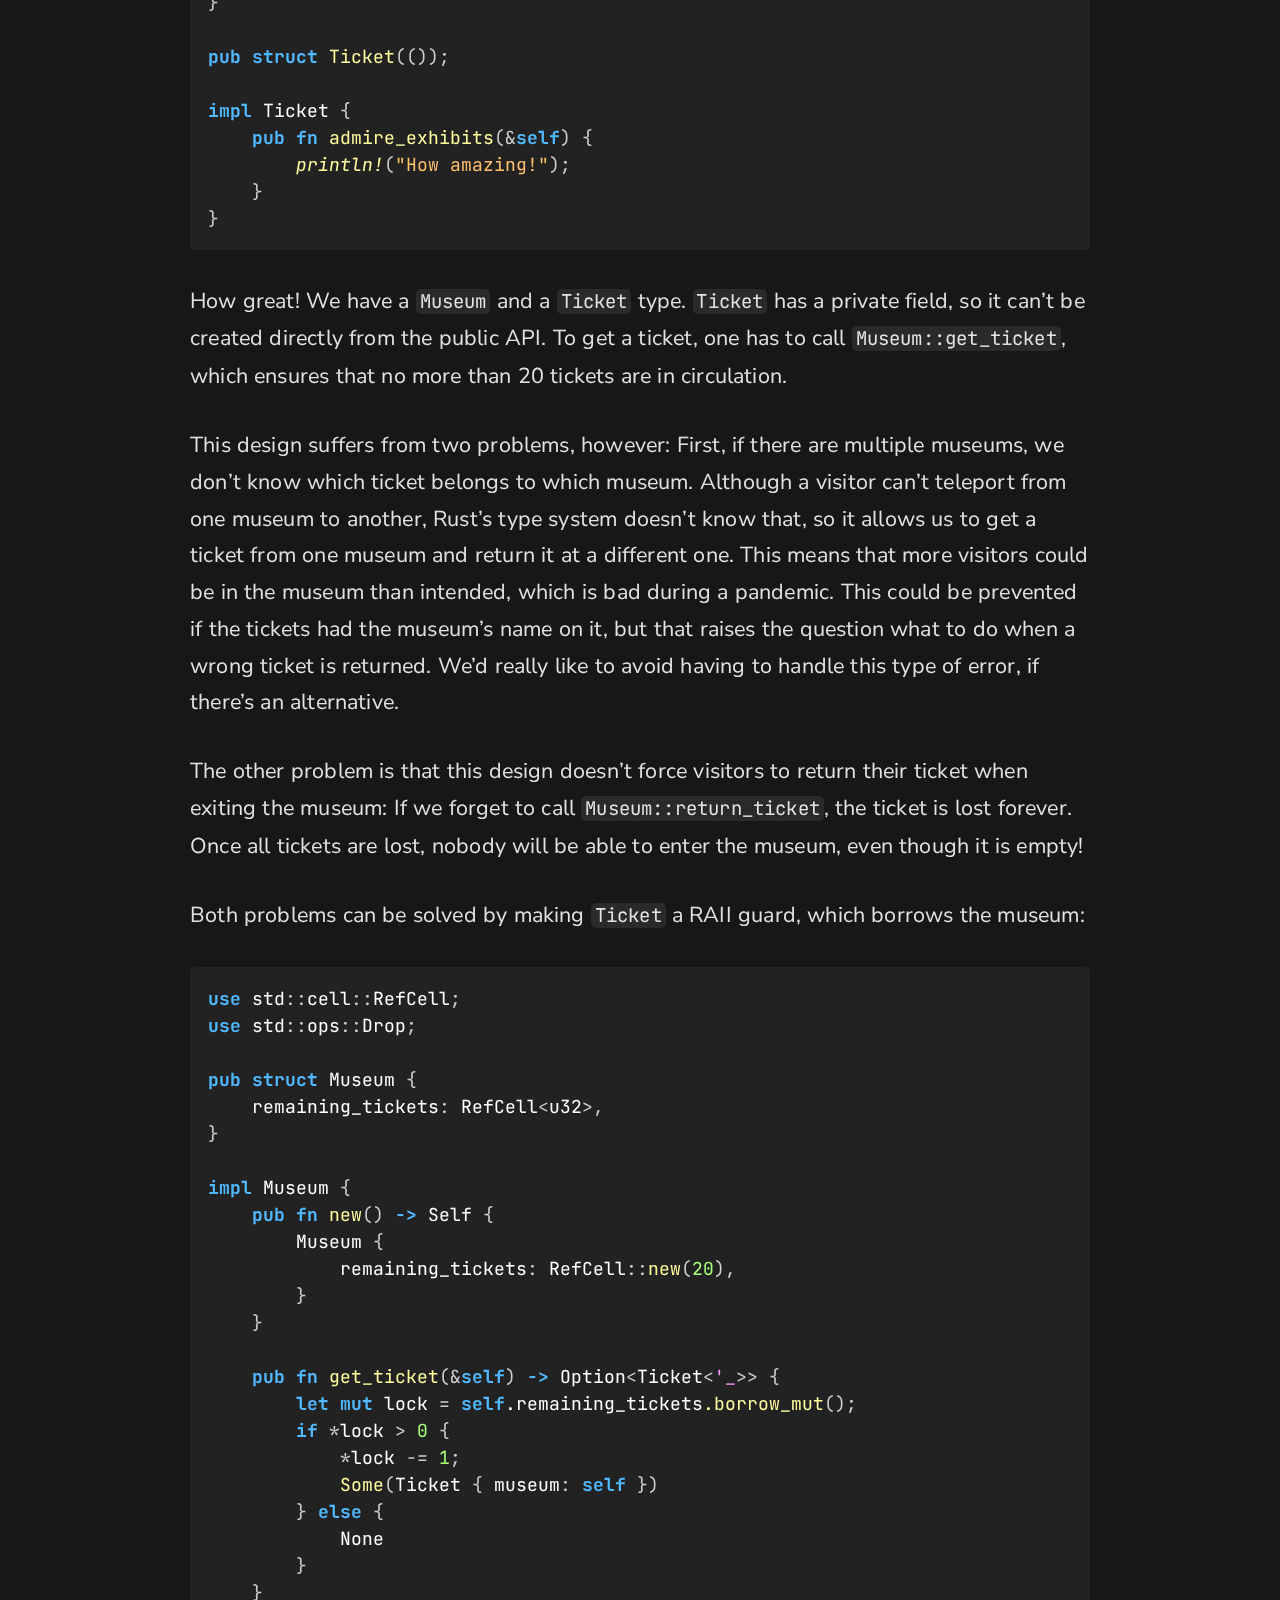
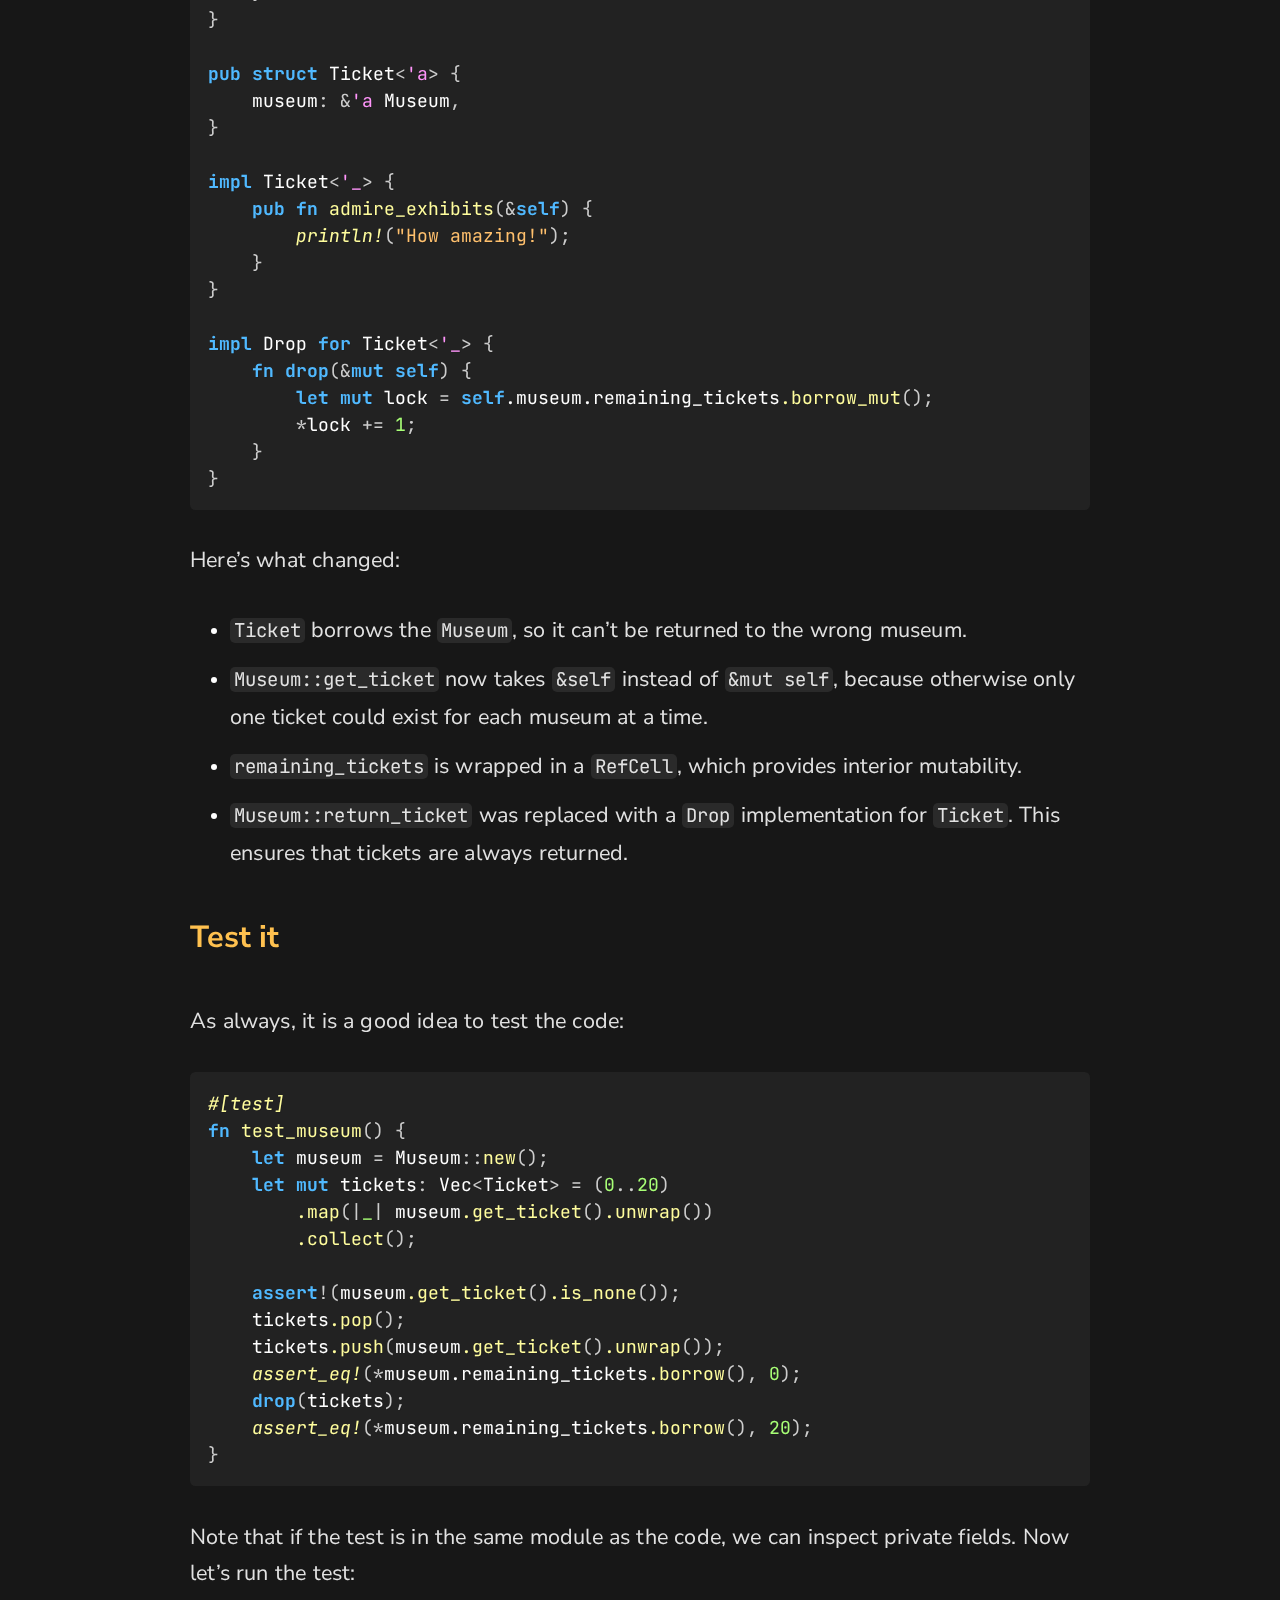
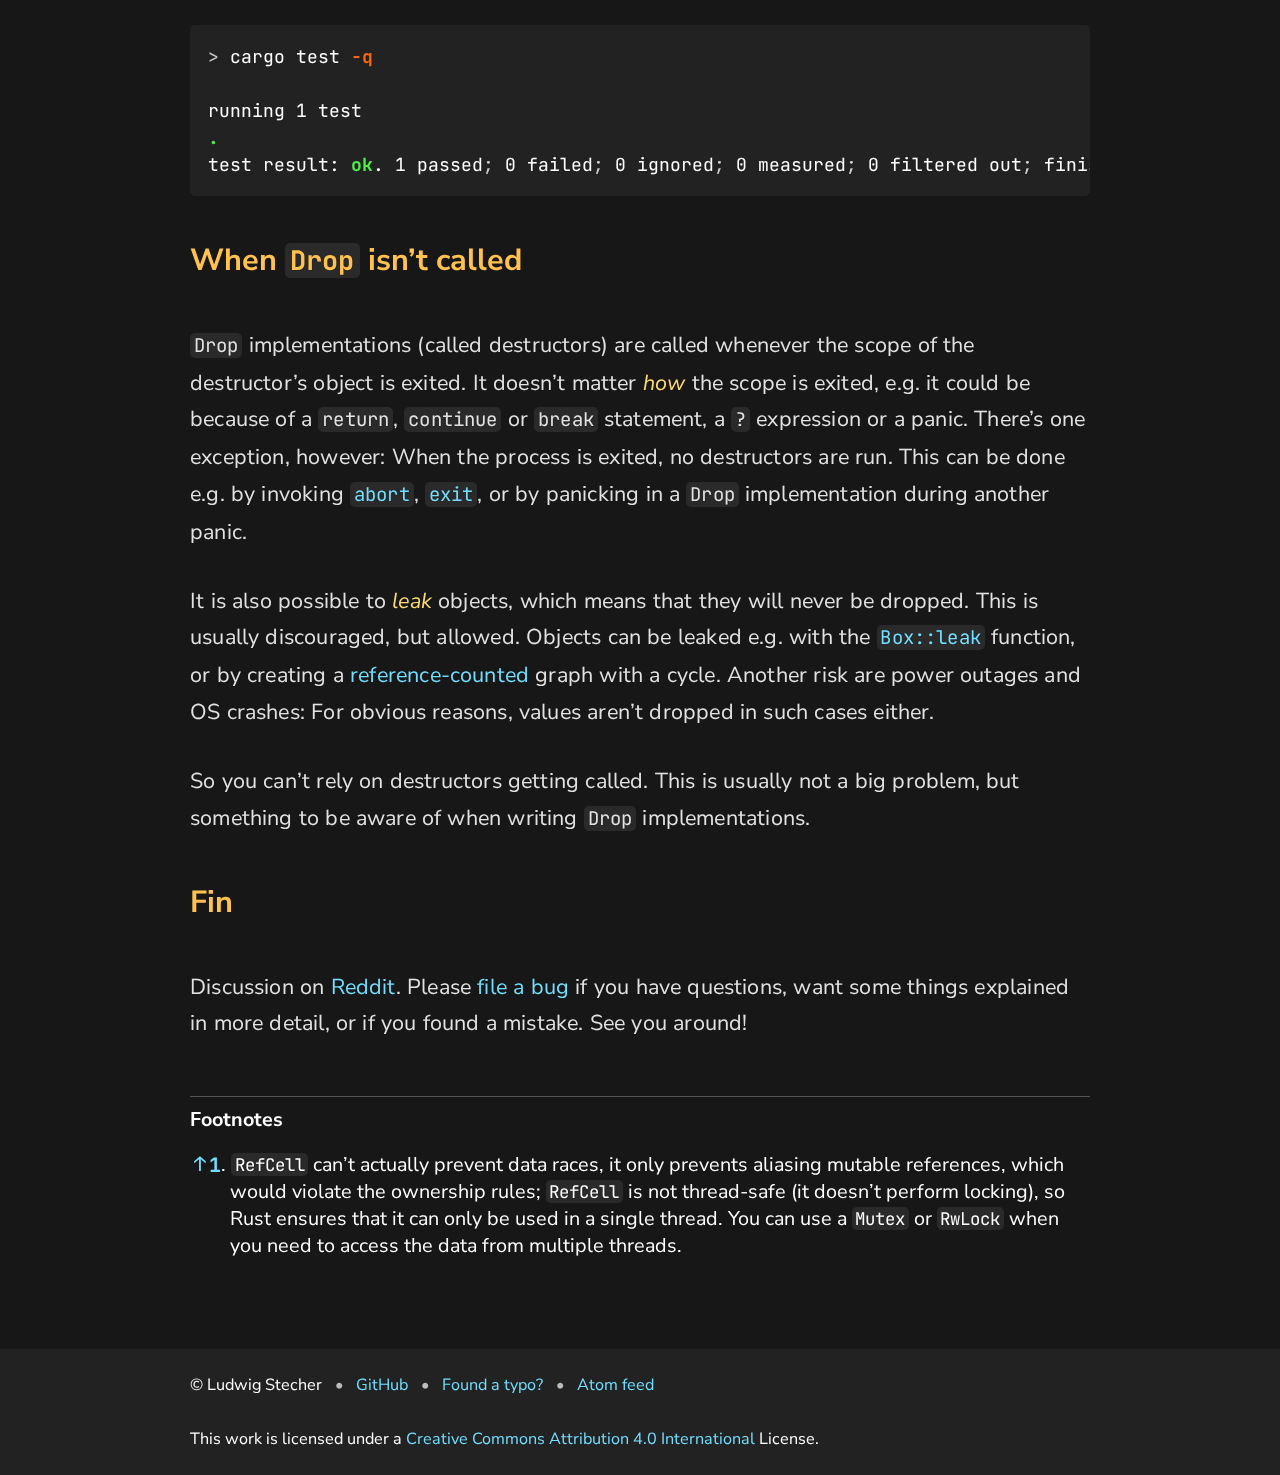
<file: 2021/03/18/raii-guards.html>
<!DOCTYPE html>
<html lang="en">
<head>
    <meta charset="utf-8">
    <link rel="preconnect" href="https://fonts.gstatic.com">
    <link
        href="https://fonts.googleapis.com/css2?family=JetBrains+Mono:ital,wght@0,400;0,700;1,400&family=Nunito+Sans:ital,wght@0,400;0,700;1,400;1,700&display=swap"
        rel="stylesheet">

    <meta name="viewport" content="width=device-width, initial-scale=1">
    <link rel="stylesheet" href="/assets/css/layout.css?t=1617193114">
    <title>Implementing RAII guards in Rust</title>

    <link rel="apple-touch-icon" sizes="180x180" href="/assets/fav/apple-touch-icon.png">
    <link rel="icon" type="image/png" sizes="32x32" href="/assets/fav/favicon-32x32.png">
    <link rel="icon" type="image/png" sizes="16x16" href="/assets/fav/favicon-16x16.png">
    <link rel="manifest" href="/assets/fav/site.webmanifest?t=1617193114">
    <link rel="mask-icon" href="/assets/fav/safari-pinned-tab.svg" color="#f88e00">
    <link rel="shortcut icon" href="/assets/fav/favicon.ico">
    <meta name="msapplication-TileColor" content="#ffffff">
    <meta name="msapplication-config" content="/assets/fav/browserconfig.xml?t=1617193114">
    <meta name="theme-color" content="#ffffff">
</head>

<body>
    <div id="nav">
    <div id="nav-inner">
        
            

            
                <a id="home" href="/">Aloso's blog</a>
            
        
            

            
                <a href="/about">About</a>
            
        
    </div>
</div>

    <div id="main">
        <div id="main-inner">
            <h1>Implementing RAII guards in Rust</h1>
            
            <div id="meta">
                18 Mar 2021
                <span class="bullet"></span>
                12 minutes read
            </div>
            

            
            <div id="toc">
                <div id="toc-title">Table of Contents</div>
                <ul class="sectlevel1">
<li><a href="#where-is-drop-being-used">Where is <code>Drop</code> being used?</a></li>
<li><a href="#raii">RAII</a></li>
<li><a href="#raii-guards">RAII guards</a></li>
<li><a href="#implementation">Implementation</a></li>
<li><a href="#test-it">Test it</a></li>
<li><a href="#when-drop-isnt-called">When <code>Drop</code> isn&#8217;t called</a></li>
<li><a href="#fin">Fin</a></li>
</ul>
            </div>
            

            <div class="paragraph">
<p>As you probably know, Rust doesn&#8217;t have automatic garbage collection. Instead, it relies on destructors to clean up memory, and these destructor calls are automatically inserted in the appropriate places at compile time. And since Rust uses traits for everything, destructors use a trait as well: The <a href="https://doc.rust-lang.org/std/ops/trait.Drop.html"><code>Drop</code></a> trait.</p>
</div>
<div class="paragraph">
<p>This has the benefit that <code>Drop</code> can be implemented to do anything, not just cleaning up memory: It can also release a file descriptor, close a network socket, cancel an in-flight HTTP request, and much more. Whenever you acquire some sort of resource, and want to release it when you&#8217;re done with it, the <code>Drop</code> trait is your friend.</p>
</div>
<div class="paragraph">
<p>In this blog post we&#8217;ll first look at how the <code>Drop</code> trait works, and then implement the RAII guard pattern, step by step.</p>
</div>
<div class="sect1">
<h2 id="where-is-drop-being-used">Where is <code>Drop</code> being used?</h2>
<div class="sectionbody">
<div class="paragraph">
<p>The most common example are heap-allocated containers, such as <code>Box</code>, <code>Vec</code> and <code>String</code>. When such a value goes out of scope, it gets <em>dropped</em>, which means that its <code>Drop</code> implementation is called:</p>
</div>
<div class="listingblock">
<div class="content">
<pre class="rouge highlight"><code data-lang="rust"><span class="k">fn</span> <span class="nf">main</span><span class="p">()</span> <span class="p">{</span>
    <span class="k">let</span> <span class="k">mut</span> <span class="n">s</span> <span class="o">=</span> <span class="s">"hello, world!!"</span><span class="nf">.to_string</span><span class="p">();</span> <i class="conum" data-value="1"></i><b>(1)</b>
    <span class="nf">do_something</span><span class="p">(</span><span class="o">&amp;</span><span class="k">mut</span> <span class="n">s</span><span class="p">);</span>
<span class="p">}</span> <i class="conum" data-value="2"></i><b>(2)</b></code></pre>
</div>
</div>
<div class="colist arabic">
<table>
<tr>
<td><i class="conum" data-value="1"></i><b>1</b></td>
<td>String is allocated on the heap</td>
</tr>
<tr>
<td><i class="conum" data-value="2"></i><b>2</b></td>
<td><code>s</code> is dropped, heap allocation is freed</td>
</tr>
</table>
</div>
<div class="paragraph">
<p>Another use case are containers that provide <em>interior mutability</em>, such as <a href="https://doc.rust-lang.org/std/cell/struct.RefCell.html"><code>RefCell</code></a> or <a href="https://doc.rust-lang.org/std/sync/struct.Mutex.html"><code>Mutex</code></a>. Before we can mutate one of these types, we have to aquire a <em>write lock</em>. Once the write lock is released, it can be aquired again. It is guaranteed that there is at most one write lock at any time, to prevent data races <sup class="footnote">[<a id="_footnoteref_1" class="footnote" href="#_footnotedef_1" title="View footnote.">1</a>]</sup>.</p>
</div>
<div class="admonitionblock tip">
<table>
<tr>
<td class="icon">
<i class="fa icon-tip" title="Tip"></i>
</td>
<td class="content">
<div class="title">Data races</div>
<div class="paragraph">
<p>A race condition is a situation where multiple <em>actors</em> (threads, processes, coroutines, etc.) can access a <em>shared resource</em> at the same time without <em>synchronisation</em>. This may cause <em>data races</em>, which means that the actors influence each other, yielding erroneous results. <code>Mutex</code> provides synchronisation by ensuring that while it&#8217;s mutated by an actor, other actors can&#8217;t access it.</p>
</div>
<div class="paragraph">
<p>For comparison, imagine two cars approaching an intersection from different directions. If the cars enter the intersection at the same time, they crash into one another. The cars are actors, the intersection is a shared resource, and the car crash is a data race. Crashes can be prevented with proper synchronisation, e.g. traffic lights.</p>
</div>
</td>
</tr>
</table>
</div>
</div>
</div>
<div class="sect1">
<h2 id="raii">RAII</h2>
<div class="sectionbody">
<div class="paragraph">
<p>RAII stands for “resource acquisition is initialisation”, which is not a very helpful name; it&#8217;s a design pattern and means that every resource is managed by an object; when the object is created, the resource is acquired, and when the object is destroyed, the resource is released. This is what happens in the example above with the <code>String</code>: When <code>s</code> is created, a chunk of memory is acquired. When <code>s</code> is dropped, the memory is released again.</p>
</div>
<div class="paragraph">
<p>However, sometimes it&#8217;s useful to have a type that doesn&#8217;t acquire a resource immediately, and can still be used after the resource has been released. Also, sometimes we want to acquire and release a resource multiple times in a row. That&#8217;s where <em>RAII guards</em> come in.</p>
</div>
</div>
</div>
<div class="sect1">
<h2 id="raii-guards">RAII guards</h2>
<div class="sectionbody">
<div class="paragraph">
<p>RAII guards is a design pattern for managing a resource when RAII as described above is not flexible enough. It uses <em>two types</em> instead of one: The first one contains a resource (or has a way of acquiring it), but doesn&#8217;t allow us to access the resource directly. It does however have a method for creating an object of the second type. The second type is a <em>RAII guard</em>: It allows us to access the resource, until the RAII guard is dropped.</p>
</div>
<div class="paragraph">
<p>One example of the RAII guards pattern is <code>RefCell</code>. To mutate a <code>RefCell</code>, we have to call its <code>borrow_mut</code> method. This returns a write lock, which is a RAII guard:</p>
</div>
<div class="listingblock">
<div class="content">
<pre class="rouge highlight"><code data-lang="rust"><span class="k">use</span> <span class="nn">std</span><span class="p">::</span><span class="nn">cell</span><span class="p">::</span><span class="n">RefCell</span><span class="p">;</span>

<span class="k">fn</span> <span class="nf">main</span><span class="p">()</span> <span class="p">{</span>
    <span class="k">let</span> <span class="n">ref_cell</span> <span class="o">=</span> <span class="nn">RefCell</span><span class="p">::</span><span class="nf">new</span><span class="p">(</span><span class="mi">7</span><span class="p">);</span>
    <span class="p">{</span>
        <span class="k">let</span> <span class="k">mut</span> <span class="n">guard</span> <span class="o">=</span> <span class="n">ref_cell</span><span class="nf">.borrow_mut</span><span class="p">();</span> <i class="conum" data-value="1"></i><b>(1)</b>
        <span class="o">*</span><span class="n">guard</span> <span class="o">*=</span> <span class="mi">6</span><span class="p">;</span>
    <span class="p">}</span> <i class="conum" data-value="2"></i><b>(2)</b>
    <span class="nd">dbg!</span><span class="p">(</span><span class="n">ref_cell</span><span class="p">);</span>
<span class="p">}</span> <i class="conum" data-value="3"></i><b>(3)</b></code></pre>
</div>
</div>
<div class="colist arabic">
<table>
<tr>
<td><i class="conum" data-value="1"></i><b>1</b></td>
<td>The RAII guard is created, which borrows the <code>RefCell</code> and acquires a write lock.</td>
</tr>
<tr>
<td><i class="conum" data-value="2"></i><b>2</b></td>
<td>The RAII guard is dropped, which releases the write lock.</td>
</tr>
<tr>
<td><i class="conum" data-value="3"></i><b>3</b></td>
<td>The <code>RefCell</code> is dropped.</td>
</tr>
</table>
</div>
</div>
</div>
<div class="sect1">
<h2 id="implementation">Implementation</h2>
<div class="sectionbody">
<div class="paragraph">
<p>Let&#8217;s implement a museum. People can come in and admire the exhibits:</p>
</div>
<div class="listingblock">
<div class="content">
<pre class="rouge highlight"><code data-lang="rust"><span class="k">pub</span> <span class="k">struct</span> <span class="n">Museum</span><span class="p">;</span>

<span class="k">impl</span> <span class="n">Museum</span> <span class="p">{</span>
    <span class="k">pub</span> <span class="k">fn</span> <span class="nf">admire_exhibits</span><span class="p">(</span><span class="o">&amp;</span><span class="k">self</span><span class="p">)</span> <span class="p">{</span>
        <span class="nd">println!</span><span class="p">(</span><span class="s">"How amazing!"</span><span class="p">);</span>
    <span class="p">}</span>
<span class="p">}</span></code></pre>
</div>
</div>
<div class="paragraph">
<p>Now because of the current pandemic, no more than 20 visitors are allowed inside at any time. To ensure this, the ticket seller has only 20 tickets. Visitors need a ticket to enter the museum, and when they exit, they have to give it back.</p>
</div>
<div class="listingblock">
<div class="content">
<pre class="rouge highlight"><code data-lang="rust"><span class="k">pub</span> <span class="k">struct</span> <span class="n">Museum</span> <span class="p">{</span>
    <span class="n">remaining_tickets</span><span class="p">:</span> <span class="nb">u32</span><span class="p">,</span>
<span class="p">}</span>

<span class="k">impl</span> <span class="n">Museum</span> <span class="p">{</span>
    <span class="k">pub</span> <span class="k">fn</span> <span class="nf">new</span><span class="p">()</span> <span class="k">-&gt;</span> <span class="n">Self</span> <span class="p">{</span>
        <span class="n">Museum</span> <span class="p">{</span>
            <span class="n">remaining_tickets</span><span class="p">:</span> <span class="mi">20</span><span class="p">,</span>
        <span class="p">}</span>
    <span class="p">}</span>

    <span class="k">pub</span> <span class="k">fn</span> <span class="nf">get_ticket</span><span class="p">(</span><span class="o">&amp;</span><span class="k">mut</span> <span class="k">self</span><span class="p">)</span> <span class="k">-&gt;</span> <span class="nb">Option</span><span class="o">&lt;</span><span class="n">Ticket</span><span class="o">&gt;</span> <span class="p">{</span>
        <span class="k">if</span> <span class="k">self</span><span class="py">.remaining_tickets</span> <span class="o">&gt;</span> <span class="mi">0</span> <span class="p">{</span>
            <span class="k">self</span><span class="py">.remaining_tickets</span> <span class="o">-=</span> <span class="mi">1</span><span class="p">;</span>
            <span class="nf">Some</span><span class="p">(</span><span class="nf">Ticket</span><span class="p">(()))</span>
        <span class="p">}</span> <span class="k">else</span> <span class="p">{</span>
            <span class="nb">None</span>
        <span class="p">}</span>
    <span class="p">}</span>

    <span class="k">pub</span> <span class="k">fn</span> <span class="nf">return_ticket</span><span class="p">(</span><span class="o">&amp;</span><span class="k">mut</span> <span class="k">self</span><span class="p">,</span> <span class="n">ticket</span><span class="p">:</span> <span class="n">Ticket</span><span class="p">)</span> <span class="p">{</span>
        <span class="k">self</span><span class="py">.remaining_tickets</span> <span class="o">+=</span> <span class="mi">1</span><span class="p">;</span>
    <span class="p">}</span>
<span class="p">}</span>

<span class="k">pub</span> <span class="k">struct</span> <span class="nf">Ticket</span><span class="p">(());</span>

<span class="k">impl</span> <span class="n">Ticket</span> <span class="p">{</span>
    <span class="k">pub</span> <span class="k">fn</span> <span class="nf">admire_exhibits</span><span class="p">(</span><span class="o">&amp;</span><span class="k">self</span><span class="p">)</span> <span class="p">{</span>
        <span class="nd">println!</span><span class="p">(</span><span class="s">"How amazing!"</span><span class="p">);</span>
    <span class="p">}</span>
<span class="p">}</span></code></pre>
</div>
</div>
<div class="paragraph">
<p>How great! We have a <code>Museum</code> and a <code>Ticket</code> type. <code>Ticket</code> has a private field, so it can&#8217;t be created directly from the public API. To get a ticket, one has to call <code>Museum::get_ticket</code>, which ensures that no more than 20 tickets are in circulation.</p>
</div>
<div class="paragraph">
<p>This design suffers from two problems, however: First, if there are multiple museums, we don&#8217;t know which ticket belongs to which museum. Although a visitor can&#8217;t teleport from one museum to another, Rust&#8217;s type system doesn&#8217;t know that, so it allows us to get a ticket from one museum and return it at a different one. This means that more visitors could be in the museum than intended, which is bad during a pandemic. This could be prevented if the tickets had the museum&#8217;s name on it, but that raises the question what to do when a wrong ticket is returned. We&#8217;d really like to avoid having to handle this type of error, if there&#8217;s an alternative.</p>
</div>
<div class="paragraph">
<p>The other problem is that this design doesn&#8217;t force visitors to return their ticket when exiting the museum: If we forget to call <code>Museum::return_ticket</code>, the ticket is lost forever. Once all tickets are lost, nobody will be able to enter the museum, even though it is empty!</p>
</div>
<div class="paragraph">
<p>Both problems can be solved by making <code>Ticket</code> a RAII guard, which borrows the museum:</p>
</div>
<div class="listingblock">
<div class="content">
<pre class="rouge highlight"><code data-lang="rust"><span class="k">use</span> <span class="nn">std</span><span class="p">::</span><span class="nn">cell</span><span class="p">::</span><span class="n">RefCell</span><span class="p">;</span>
<span class="k">use</span> <span class="nn">std</span><span class="p">::</span><span class="nn">ops</span><span class="p">::</span><span class="n">Drop</span><span class="p">;</span>

<span class="k">pub</span> <span class="k">struct</span> <span class="n">Museum</span> <span class="p">{</span>
    <span class="n">remaining_tickets</span><span class="p">:</span> <span class="n">RefCell</span><span class="o">&lt;</span><span class="nb">u32</span><span class="o">&gt;</span><span class="p">,</span>
<span class="p">}</span>

<span class="k">impl</span> <span class="n">Museum</span> <span class="p">{</span>
    <span class="k">pub</span> <span class="k">fn</span> <span class="nf">new</span><span class="p">()</span> <span class="k">-&gt;</span> <span class="n">Self</span> <span class="p">{</span>
        <span class="n">Museum</span> <span class="p">{</span>
            <span class="n">remaining_tickets</span><span class="p">:</span> <span class="nn">RefCell</span><span class="p">::</span><span class="nf">new</span><span class="p">(</span><span class="mi">20</span><span class="p">),</span>
        <span class="p">}</span>
    <span class="p">}</span>

    <span class="k">pub</span> <span class="k">fn</span> <span class="nf">get_ticket</span><span class="p">(</span><span class="o">&amp;</span><span class="k">self</span><span class="p">)</span> <span class="k">-&gt;</span> <span class="nb">Option</span><span class="o">&lt;</span><span class="n">Ticket</span><span class="o">&lt;</span><span class="nv">'_</span><span class="o">&gt;&gt;</span> <span class="p">{</span>
        <span class="k">let</span> <span class="k">mut</span> <span class="n">lock</span> <span class="o">=</span> <span class="k">self</span><span class="py">.remaining_tickets</span><span class="nf">.borrow_mut</span><span class="p">();</span>
        <span class="k">if</span> <span class="o">*</span><span class="n">lock</span> <span class="o">&gt;</span> <span class="mi">0</span> <span class="p">{</span>
            <span class="o">*</span><span class="n">lock</span> <span class="o">-=</span> <span class="mi">1</span><span class="p">;</span>
            <span class="nf">Some</span><span class="p">(</span><span class="n">Ticket</span> <span class="p">{</span> <span class="n">museum</span><span class="p">:</span> <span class="k">self</span> <span class="p">})</span>
        <span class="p">}</span> <span class="k">else</span> <span class="p">{</span>
            <span class="nb">None</span>
        <span class="p">}</span>
    <span class="p">}</span>
<span class="p">}</span>

<span class="k">pub</span> <span class="k">struct</span> <span class="n">Ticket</span><span class="o">&lt;</span><span class="nv">'a</span><span class="o">&gt;</span> <span class="p">{</span>
    <span class="n">museum</span><span class="p">:</span> <span class="o">&amp;</span><span class="nv">'a</span> <span class="n">Museum</span><span class="p">,</span>
<span class="p">}</span>

<span class="k">impl</span> <span class="n">Ticket</span><span class="o">&lt;</span><span class="nv">'_</span><span class="o">&gt;</span> <span class="p">{</span>
    <span class="k">pub</span> <span class="k">fn</span> <span class="nf">admire_exhibits</span><span class="p">(</span><span class="o">&amp;</span><span class="k">self</span><span class="p">)</span> <span class="p">{</span>
        <span class="nd">println!</span><span class="p">(</span><span class="s">"How amazing!"</span><span class="p">);</span>
    <span class="p">}</span>
<span class="p">}</span>

<span class="k">impl</span> <span class="n">Drop</span> <span class="k">for</span> <span class="n">Ticket</span><span class="o">&lt;</span><span class="nv">'_</span><span class="o">&gt;</span> <span class="p">{</span>
    <span class="k">fn</span> <span class="k">drop</span><span class="p">(</span><span class="o">&amp;</span><span class="k">mut</span> <span class="k">self</span><span class="p">)</span> <span class="p">{</span>
        <span class="k">let</span> <span class="k">mut</span> <span class="n">lock</span> <span class="o">=</span> <span class="k">self</span><span class="py">.museum.remaining_tickets</span><span class="nf">.borrow_mut</span><span class="p">();</span>
        <span class="o">*</span><span class="n">lock</span> <span class="o">+=</span> <span class="mi">1</span><span class="p">;</span>
    <span class="p">}</span>
<span class="p">}</span></code></pre>
</div>
</div>
<div class="paragraph">
<p>Here&#8217;s what changed:</p>
</div>
<div class="ulist">
<ul>
<li>
<p><code>Ticket</code> borrows the <code>Museum</code>, so it can&#8217;t be returned to the wrong museum.</p>
</li>
<li>
<p><code>Museum::get_ticket</code> now takes <code>&amp;self</code> instead of <code>&amp;mut self</code>, because otherwise only one ticket could exist for each museum at a time.</p>
</li>
<li>
<p><code>remaining_tickets</code> is wrapped in a <code>RefCell</code>, which provides interior mutability.</p>
</li>
<li>
<p><code>Museum::return_ticket</code> was replaced with a <code>Drop</code> implementation for <code>Ticket</code>. This ensures that tickets are always returned.</p>
</li>
</ul>
</div>
</div>
</div>
<div class="sect1">
<h2 id="test-it">Test it</h2>
<div class="sectionbody">
<div class="paragraph">
<p>As always, it is a good idea to test the code:</p>
</div>
<div class="listingblock">
<div class="content">
<pre class="rouge highlight"><code data-lang="rust"><span class="nd">#[test]</span>
<span class="k">fn</span> <span class="nf">test_museum</span><span class="p">()</span> <span class="p">{</span>
    <span class="k">let</span> <span class="n">museum</span> <span class="o">=</span> <span class="nn">Museum</span><span class="p">::</span><span class="nf">new</span><span class="p">();</span>
    <span class="k">let</span> <span class="k">mut</span> <span class="n">tickets</span><span class="p">:</span> <span class="nb">Vec</span><span class="o">&lt;</span><span class="n">Ticket</span><span class="o">&gt;</span> <span class="o">=</span> <span class="p">(</span><span class="mi">0</span><span class="o">..</span><span class="mi">20</span><span class="p">)</span>
        <span class="nf">.map</span><span class="p">(|</span><span class="mi">_</span><span class="p">|</span> <span class="n">museum</span><span class="nf">.get_ticket</span><span class="p">()</span><span class="nf">.unwrap</span><span class="p">())</span>
        <span class="nf">.collect</span><span class="p">();</span>

    <span class="k">assert</span><span class="o">!</span><span class="p">(</span><span class="n">museum</span><span class="nf">.get_ticket</span><span class="p">()</span><span class="nf">.is_none</span><span class="p">());</span>
    <span class="n">tickets</span><span class="nf">.pop</span><span class="p">();</span>
    <span class="n">tickets</span><span class="nf">.push</span><span class="p">(</span><span class="n">museum</span><span class="nf">.get_ticket</span><span class="p">()</span><span class="nf">.unwrap</span><span class="p">());</span>
    <span class="nd">assert_eq!</span><span class="p">(</span><span class="o">*</span><span class="n">museum</span><span class="py">.remaining_tickets</span><span class="nf">.borrow</span><span class="p">(),</span> <span class="mi">0</span><span class="p">);</span>
    <span class="k">drop</span><span class="p">(</span><span class="n">tickets</span><span class="p">);</span>
    <span class="nd">assert_eq!</span><span class="p">(</span><span class="o">*</span><span class="n">museum</span><span class="py">.remaining_tickets</span><span class="nf">.borrow</span><span class="p">(),</span> <span class="mi">20</span><span class="p">);</span>
<span class="p">}</span></code></pre>
</div>
</div>
<div class="paragraph">
<p>Note that if the test is in the same module as the code, we can inspect private fields. Now let&#8217;s run the test:</p>
</div>
<div class="listingblock">
<div class="content">
<pre class="rouge highlight"><code data-lang="sh"><span class="o">&gt;</span> cargo <span class="nb">test</span> <span class="nt">-q</span>

running 1 <span class="nb">test</span>
<strong class="green">.</strong>
<span class="nb">test </span>result: <strong class="green">ok</strong>. 1 passed<span class="p">;</span> 0 failed<span class="p">;</span> 0 ignored<span class="p">;</span> 0 measured<span class="p">;</span> 0 filtered out<span class="p">;</span> finished <span class="k">in </span>0.00s</code></pre>
</div>
</div>
</div>
</div>
<div class="sect1">
<h2 id="when-drop-isnt-called">When <code>Drop</code> isn&#8217;t called</h2>
<div class="sectionbody">
<div class="paragraph">
<p><code>Drop</code> implementations (called destructors) are called whenever the scope of the destructor&#8217;s object is exited. It doesn&#8217;t matter <em>how</em> the scope is exited, e.g. it could be because of a <code>return</code>, <code>continue</code> or <code>break</code> statement, a <code>?</code> expression or a panic. There&#8217;s one exception, however: When the process is exited, no destructors are run. This can be done e.g. by invoking <a href="https://doc.rust-lang.org/std/process/fn.abort.html"><code>abort</code></a>, <a href="https://doc.rust-lang.org/std/process/fn.exit.html"><code>exit</code></a>, or by panicking in a <code>Drop</code> implementation during another panic.</p>
</div>
<div class="paragraph">
<p>It is also possible to <em>leak</em> objects, which means that they will never be dropped. This is usually discouraged, but allowed. Objects can be leaked e.g. with the <a href="https://doc.rust-lang.org/std/boxed/struct.Box.html#method.leak"><code>Box::leak</code></a> function, or by creating a <a href="https://doc.rust-lang.org/std/rc/">reference-counted</a> graph with a cycle. Another risk are power outages and OS crashes: For obvious reasons, values aren&#8217;t dropped in such cases either.</p>
</div>
<div class="paragraph">
<p>So you can&#8217;t rely on destructors getting called. This is usually not a big problem, but something to be aware of when writing <code>Drop</code> implementations.</p>
</div>
</div>
</div>
<div class="sect1">
<h2 id="fin">Fin</h2>
<div class="sectionbody">
<div class="paragraph">
<p>Discussion on <a href="https://www.reddit.com/r/rust/comments/m7fxaz/implementing_raii_guards_in_rust/">Reddit</a>. Please <a href="https://github.com/Aloso/aloso.github.io/issues">file a bug</a> if you have questions, want some things explained in more detail, or if you found a mistake. See you around!</p>
</div>
</div>
</div>
<div id="footnotes">
<hr>
<div class="footnote" id="_footnotedef_1">
<a href="#_footnoteref_1">1</a>. <code>RefCell</code> can&#8217;t actually prevent data races, it only prevents aliasing mutable references, which would violate the ownership rules; <code>RefCell</code> is not thread-safe (it doesn&#8217;t perform locking), so Rust ensures that it can only be used in a single thread. You can use a <code>Mutex</code> or <code>RwLock</code> when you need to access the data from multiple threads.
</div>
</div>
        </div>
    </div>
    <div id="footer">
    <div id="footer-inner">
        &copy; Ludwig Stecher
        <span class="bullet"></span>
        <a href="https://github.com/Aloso">GitHub</a>
        <span class="bullet"></span>
        <a href="https://github.com/Aloso/aloso.github.io/">Found a typo?</a>
        <span class="bullet"></span>
        <a href="/feed.xml">Atom feed</a>

        <div id="license">
            This work is licensed under a <a href="https://creativecommons.org/licenses/by/4.0/">Creative Commons
                Attribution 4.0 International</a> License.
        </div>
    </div>
</div>
<script>
    console.log('Font Awesome Free 5.15.3 by @fontawesome - https://fontawesome.com\nLicense - https://fontawesome.com/license/free (Icons: CC BY 4.0, Fonts: SIL OFL 1.1, Code: MIT License)\n');
</script>


    
    <script>
        for (const heading of document.querySelectorAll('h1,h2,h3,h4,h5,h6')) {
            const id = heading.id;
            if (typeof id === 'string' && id !== '') {
                const elem = document.createElement('a');
                elem.className = 'anchor';
                elem.href = '#' + id;
                heading.prepend(elem);
            } else if (heading.nodeName === 'H1' && heading.previousElementSibling == null) {
                const elem = document.createElement('a');
                elem.className = 'anchor';
                elem.href = '#';
                heading.prepend(elem);
            }
        }
    </script>
    
</body>
</html>
</file>
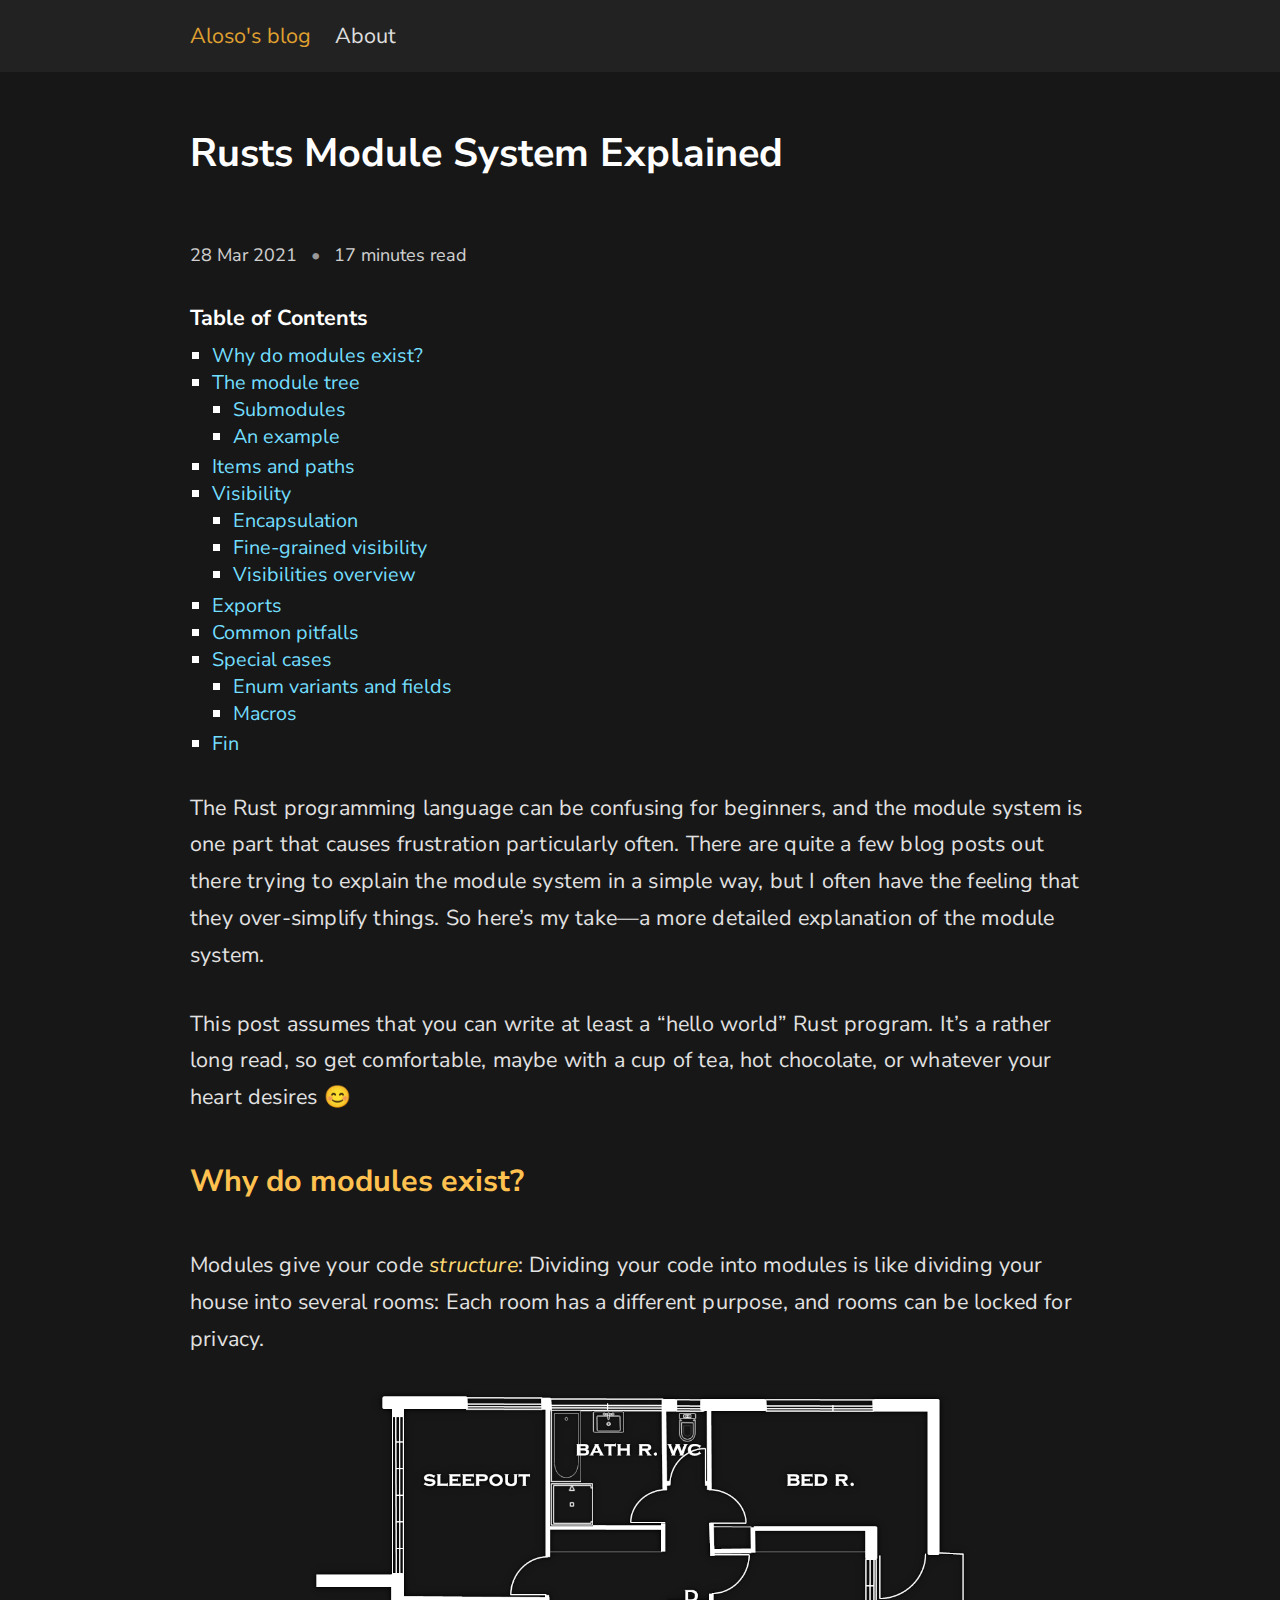
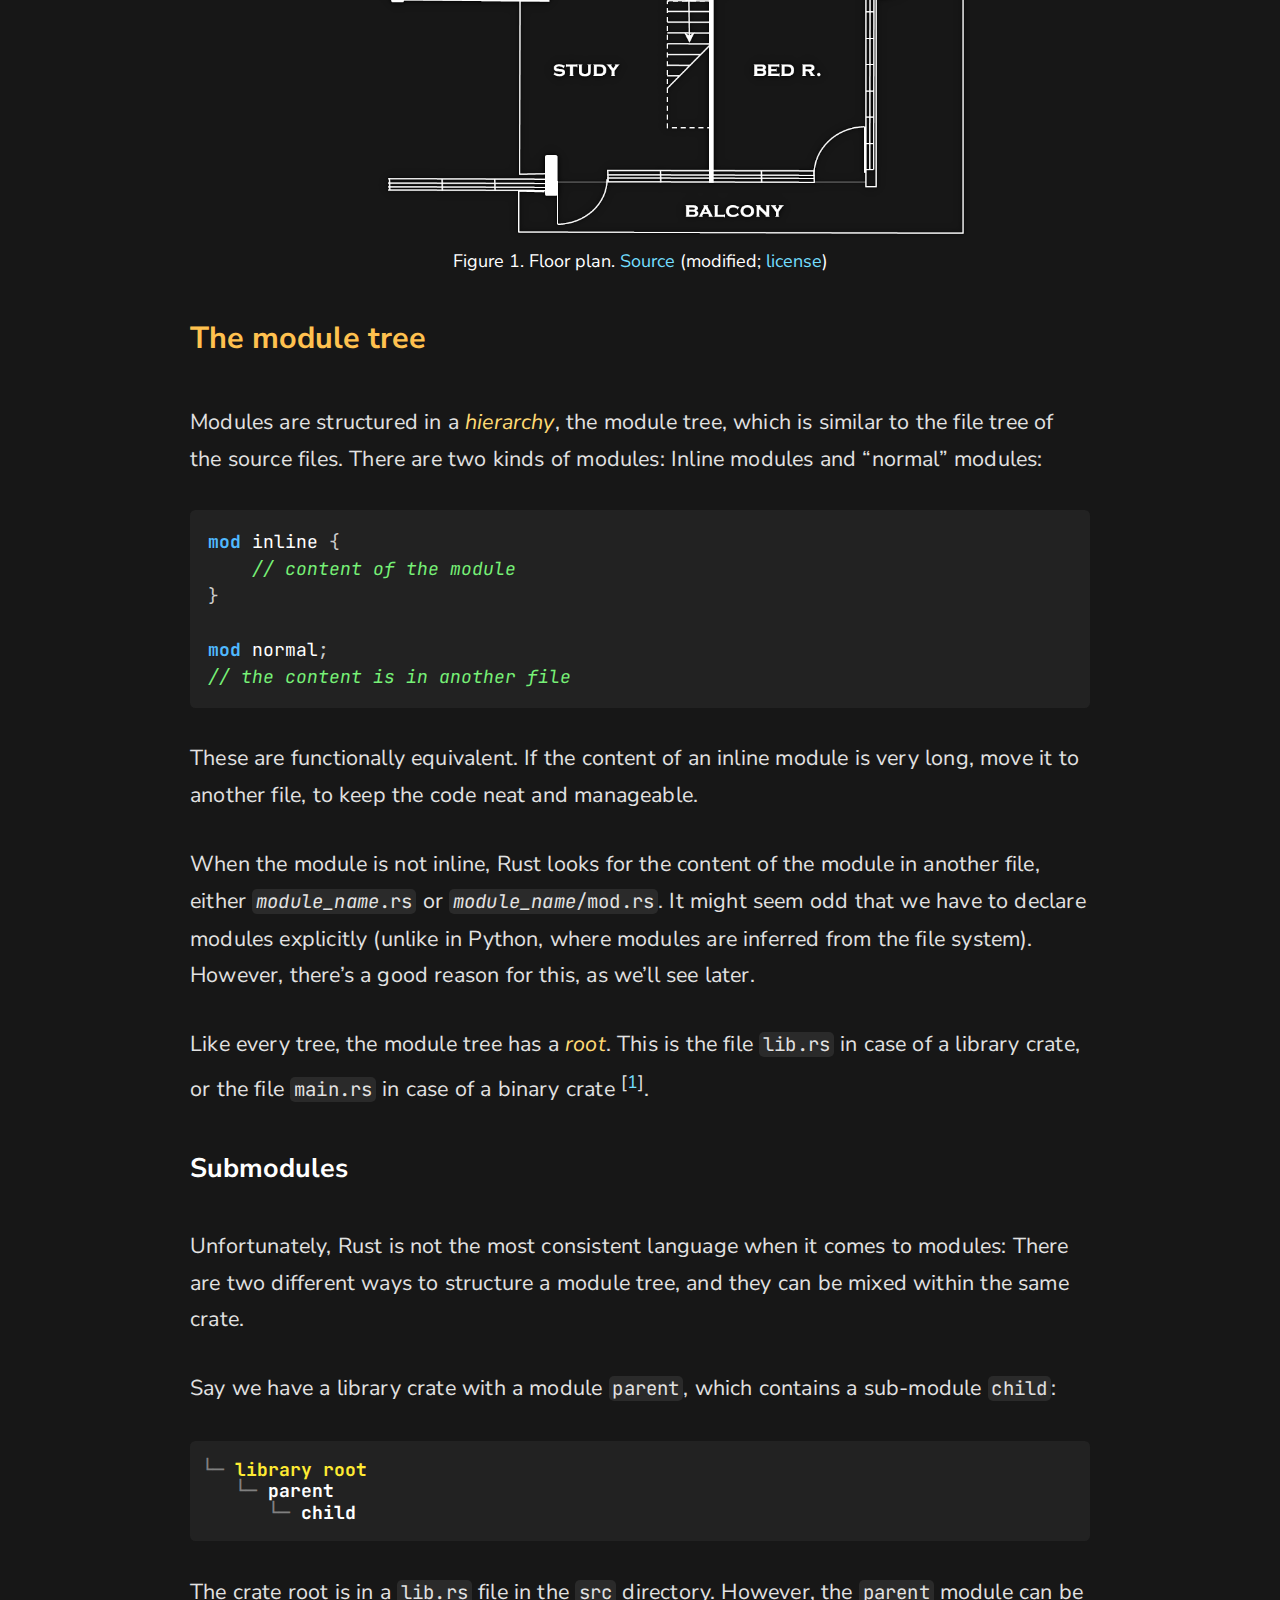
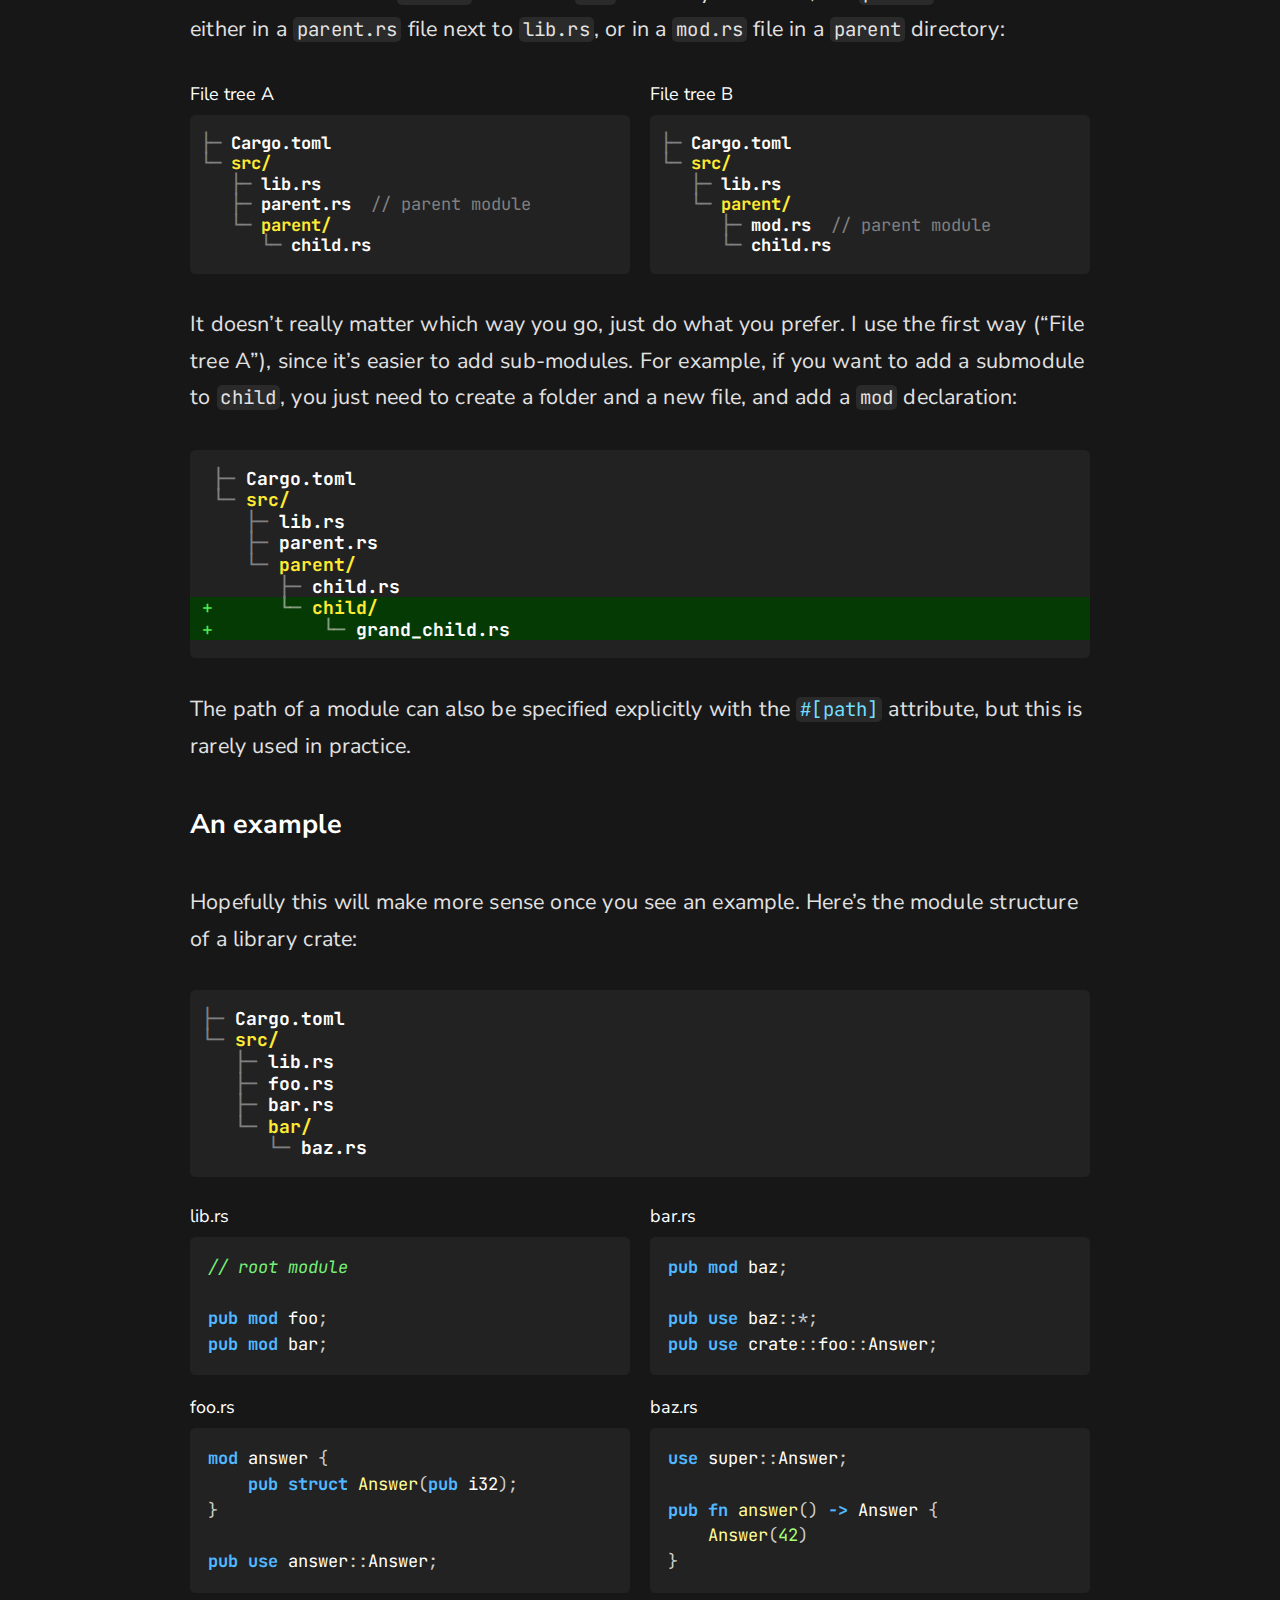
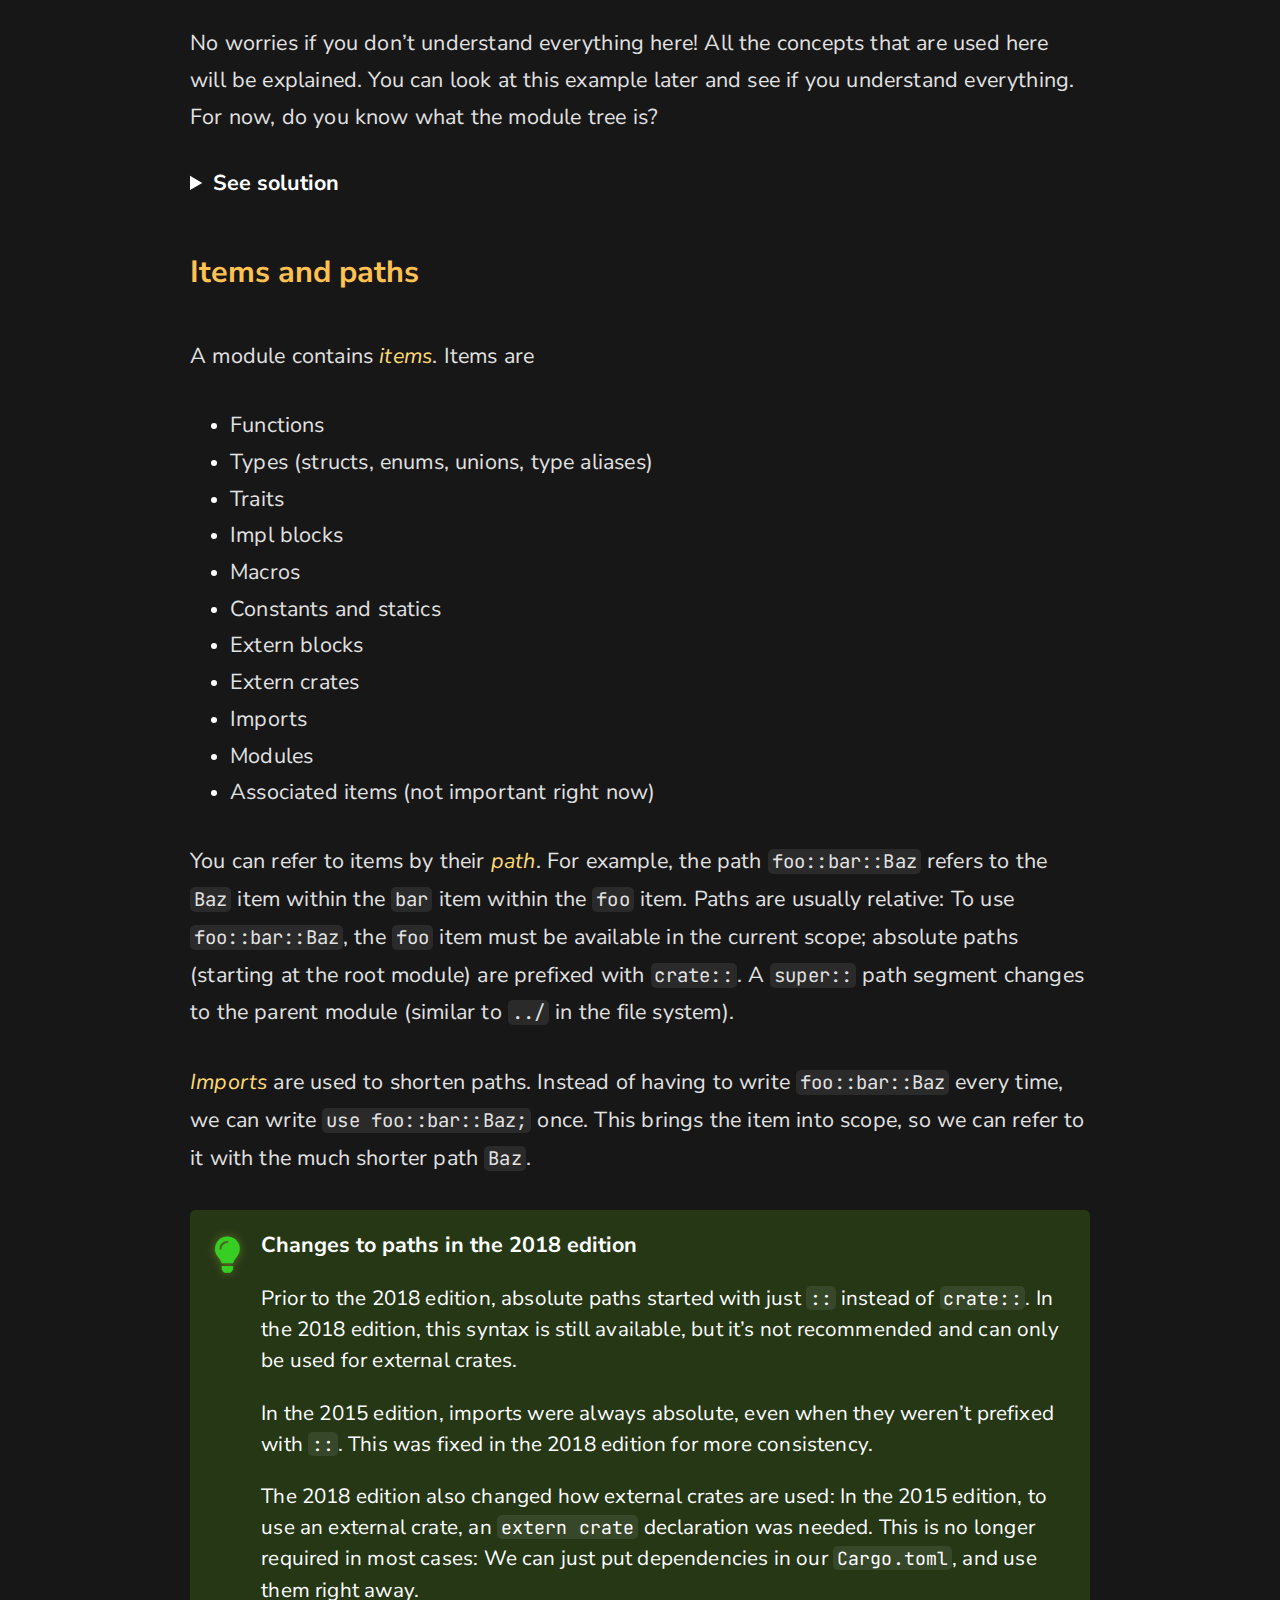
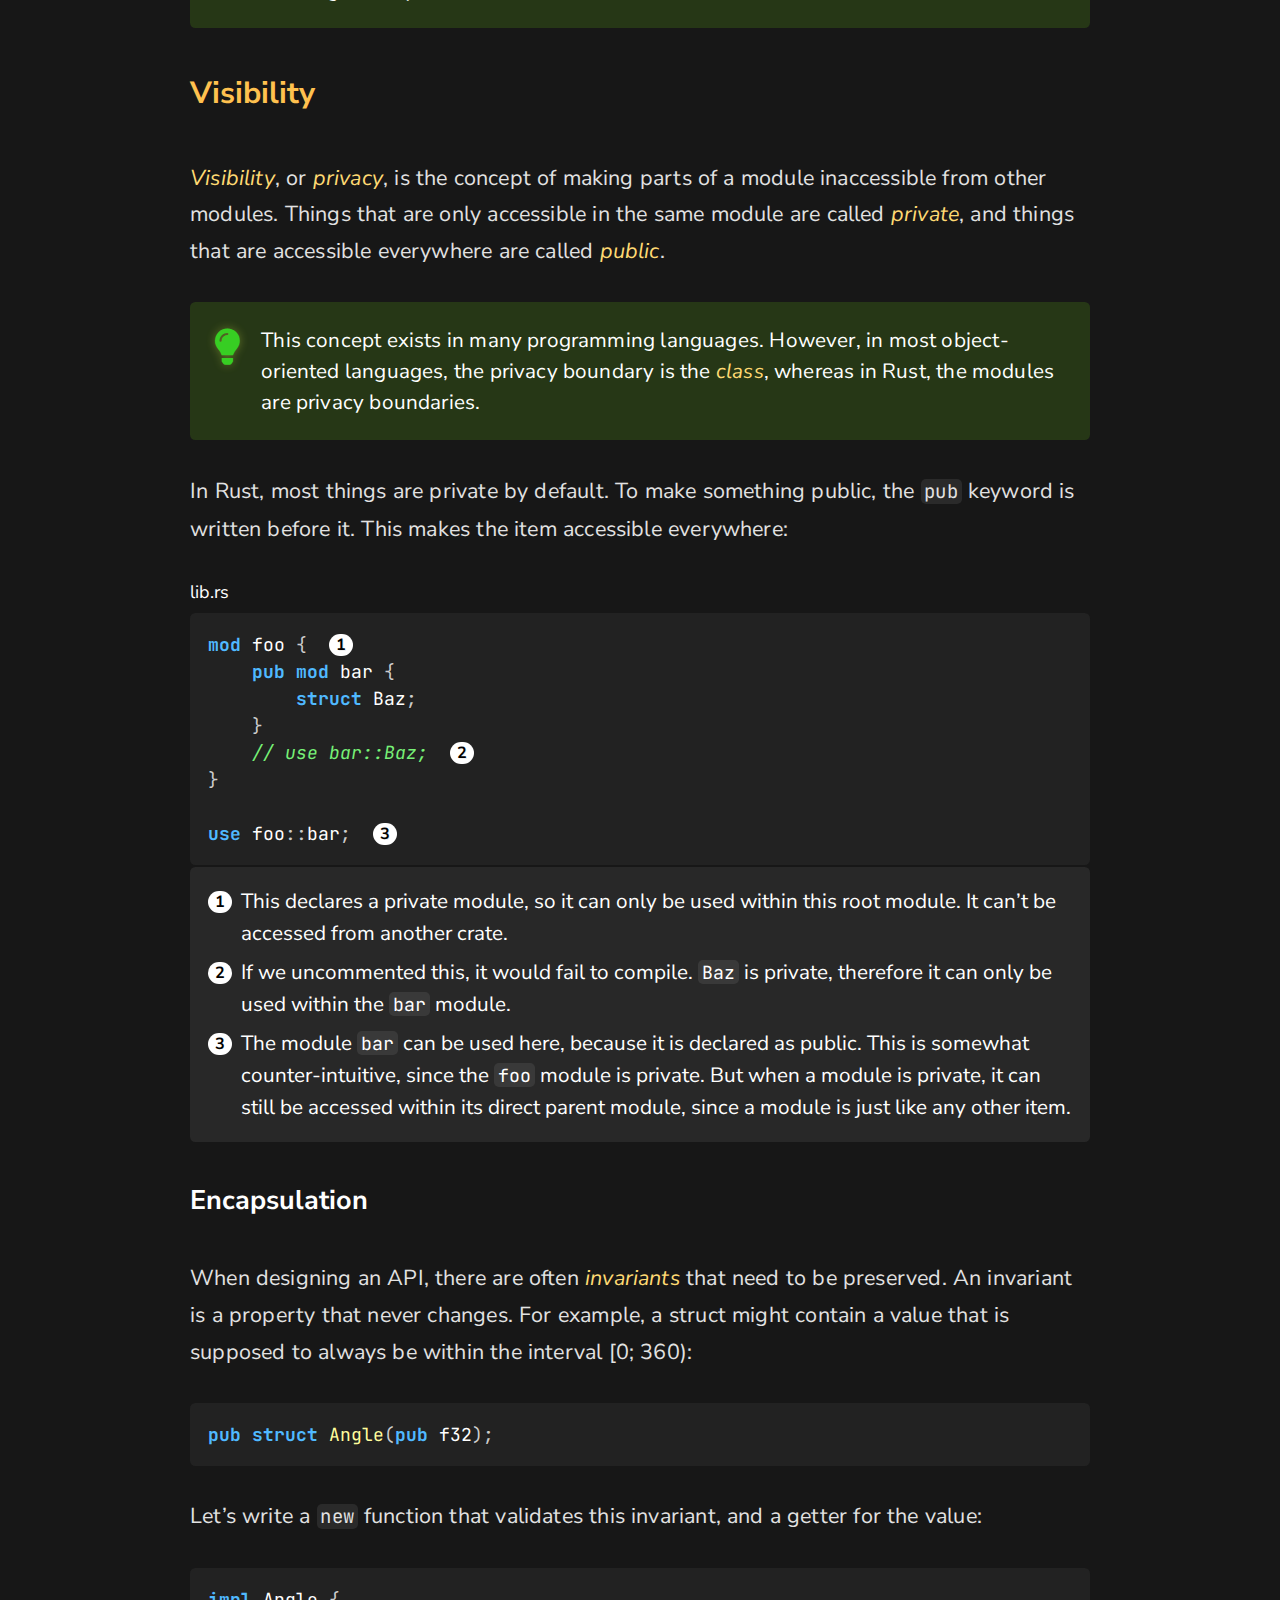
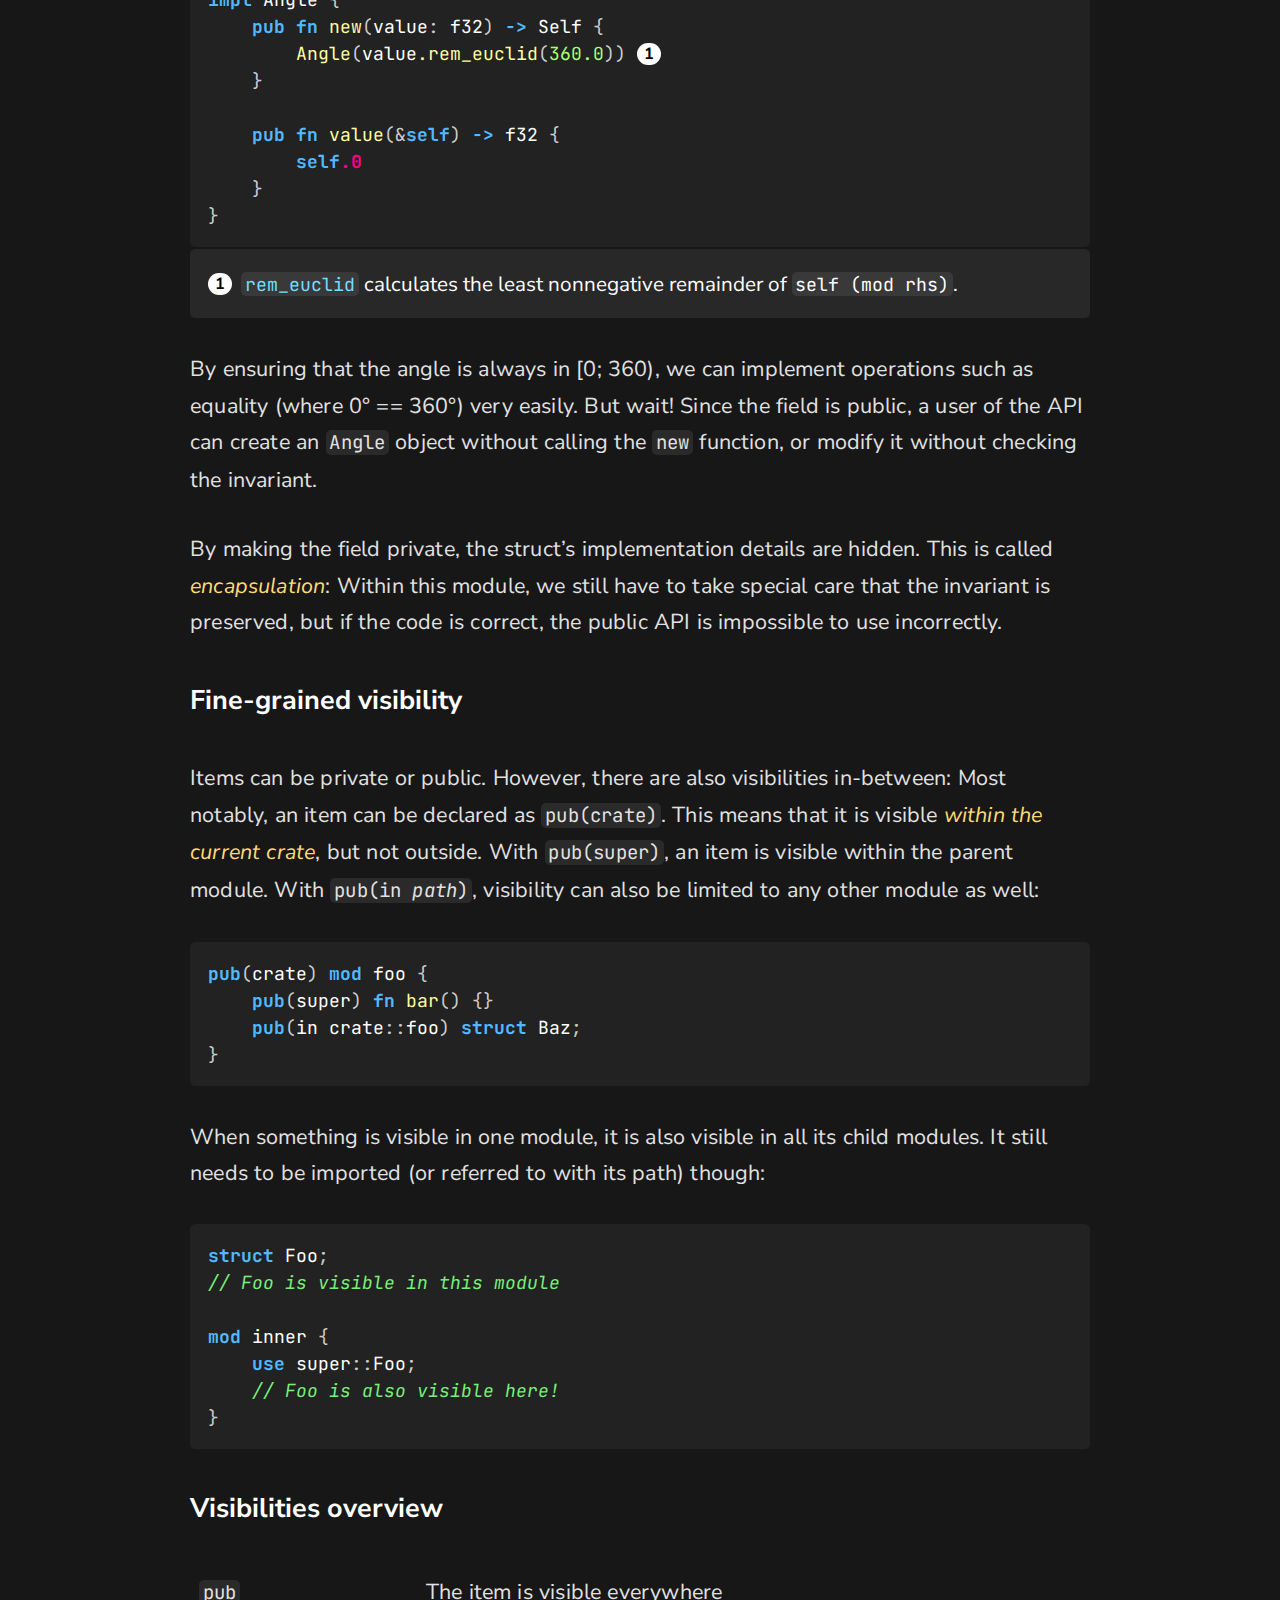
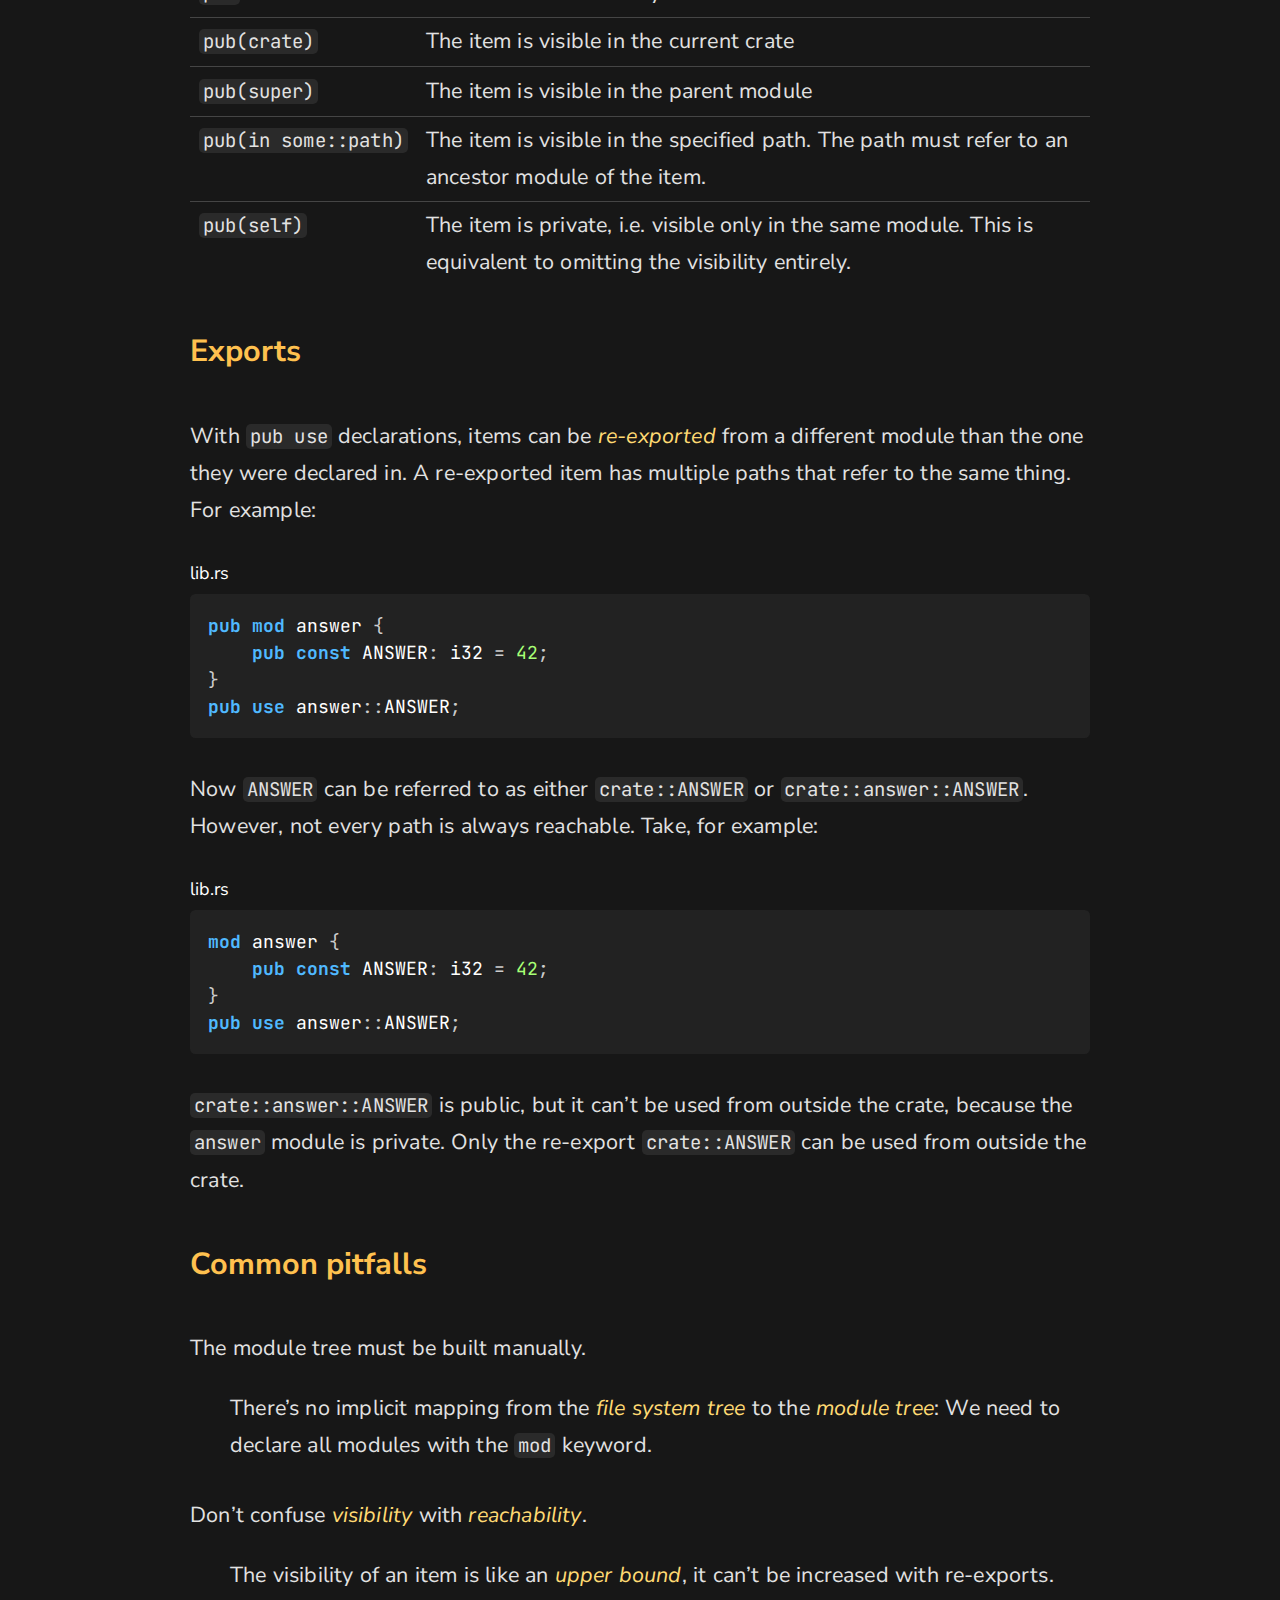
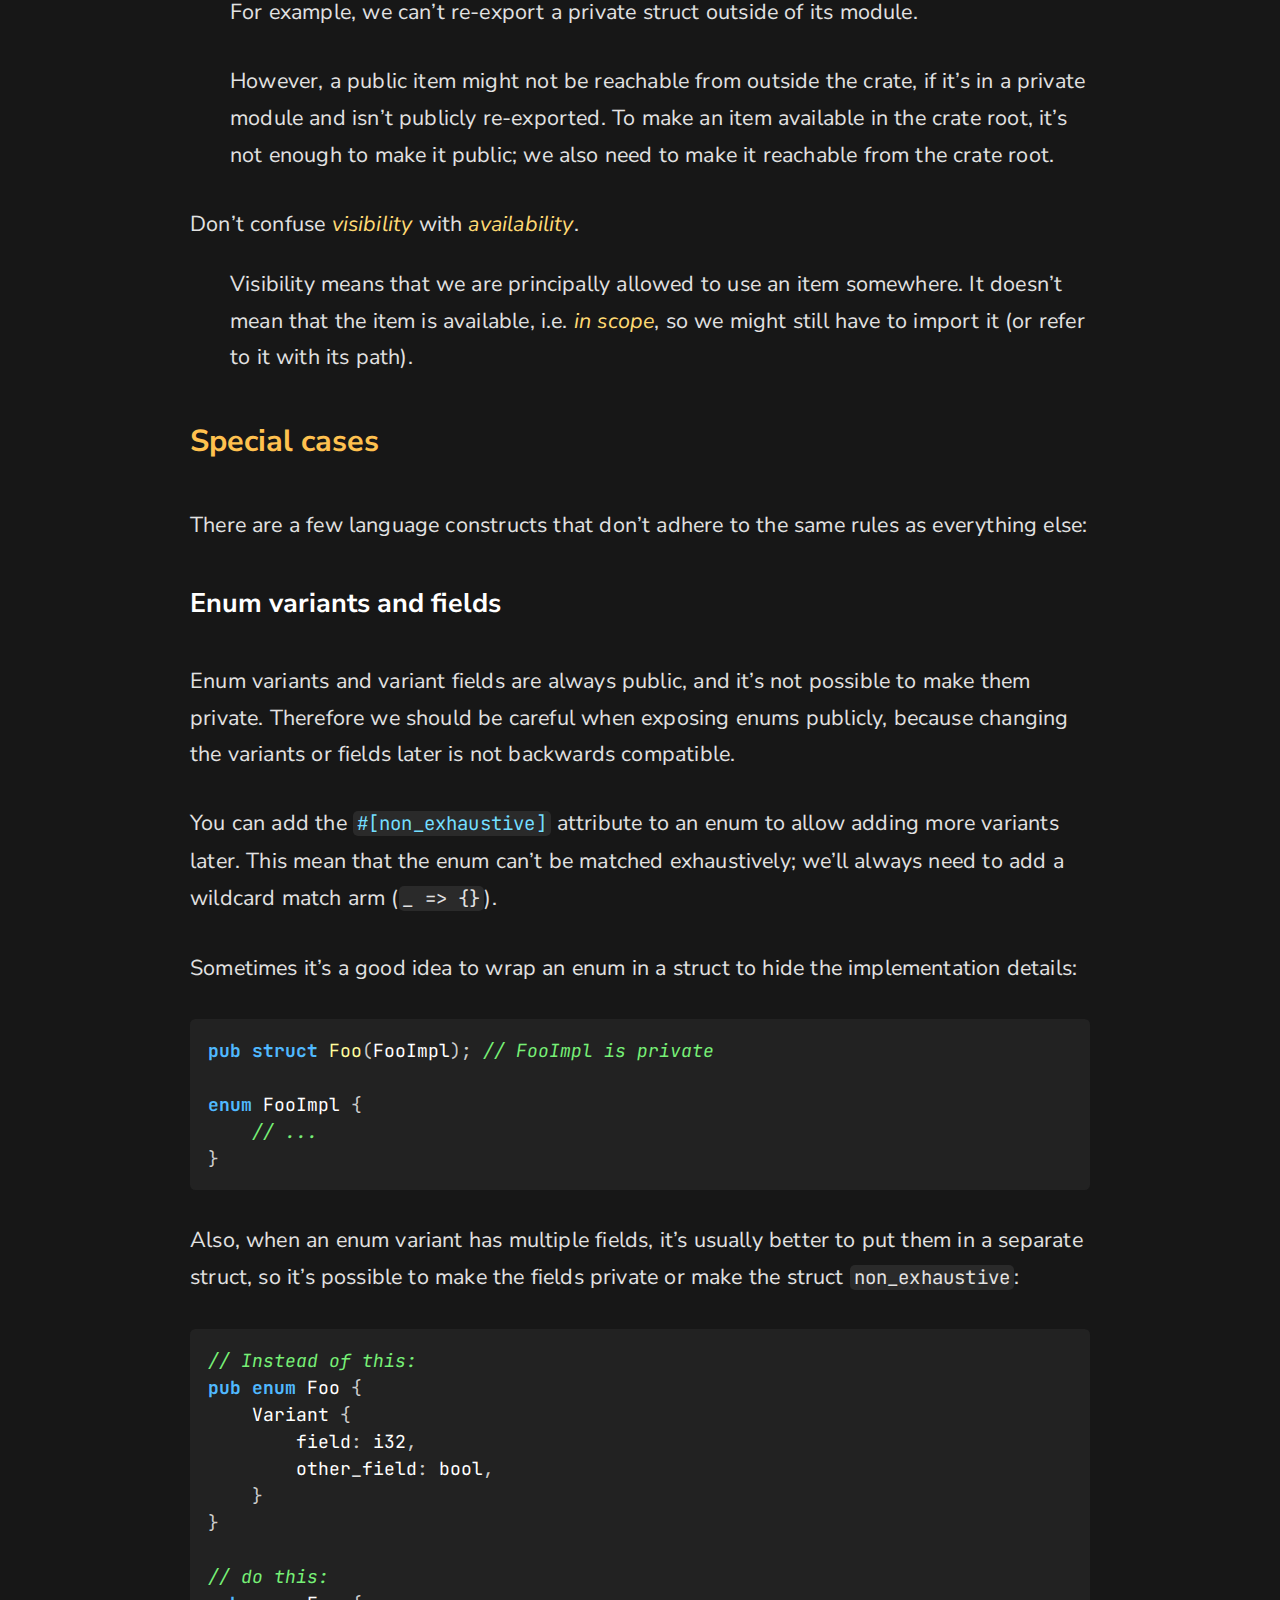
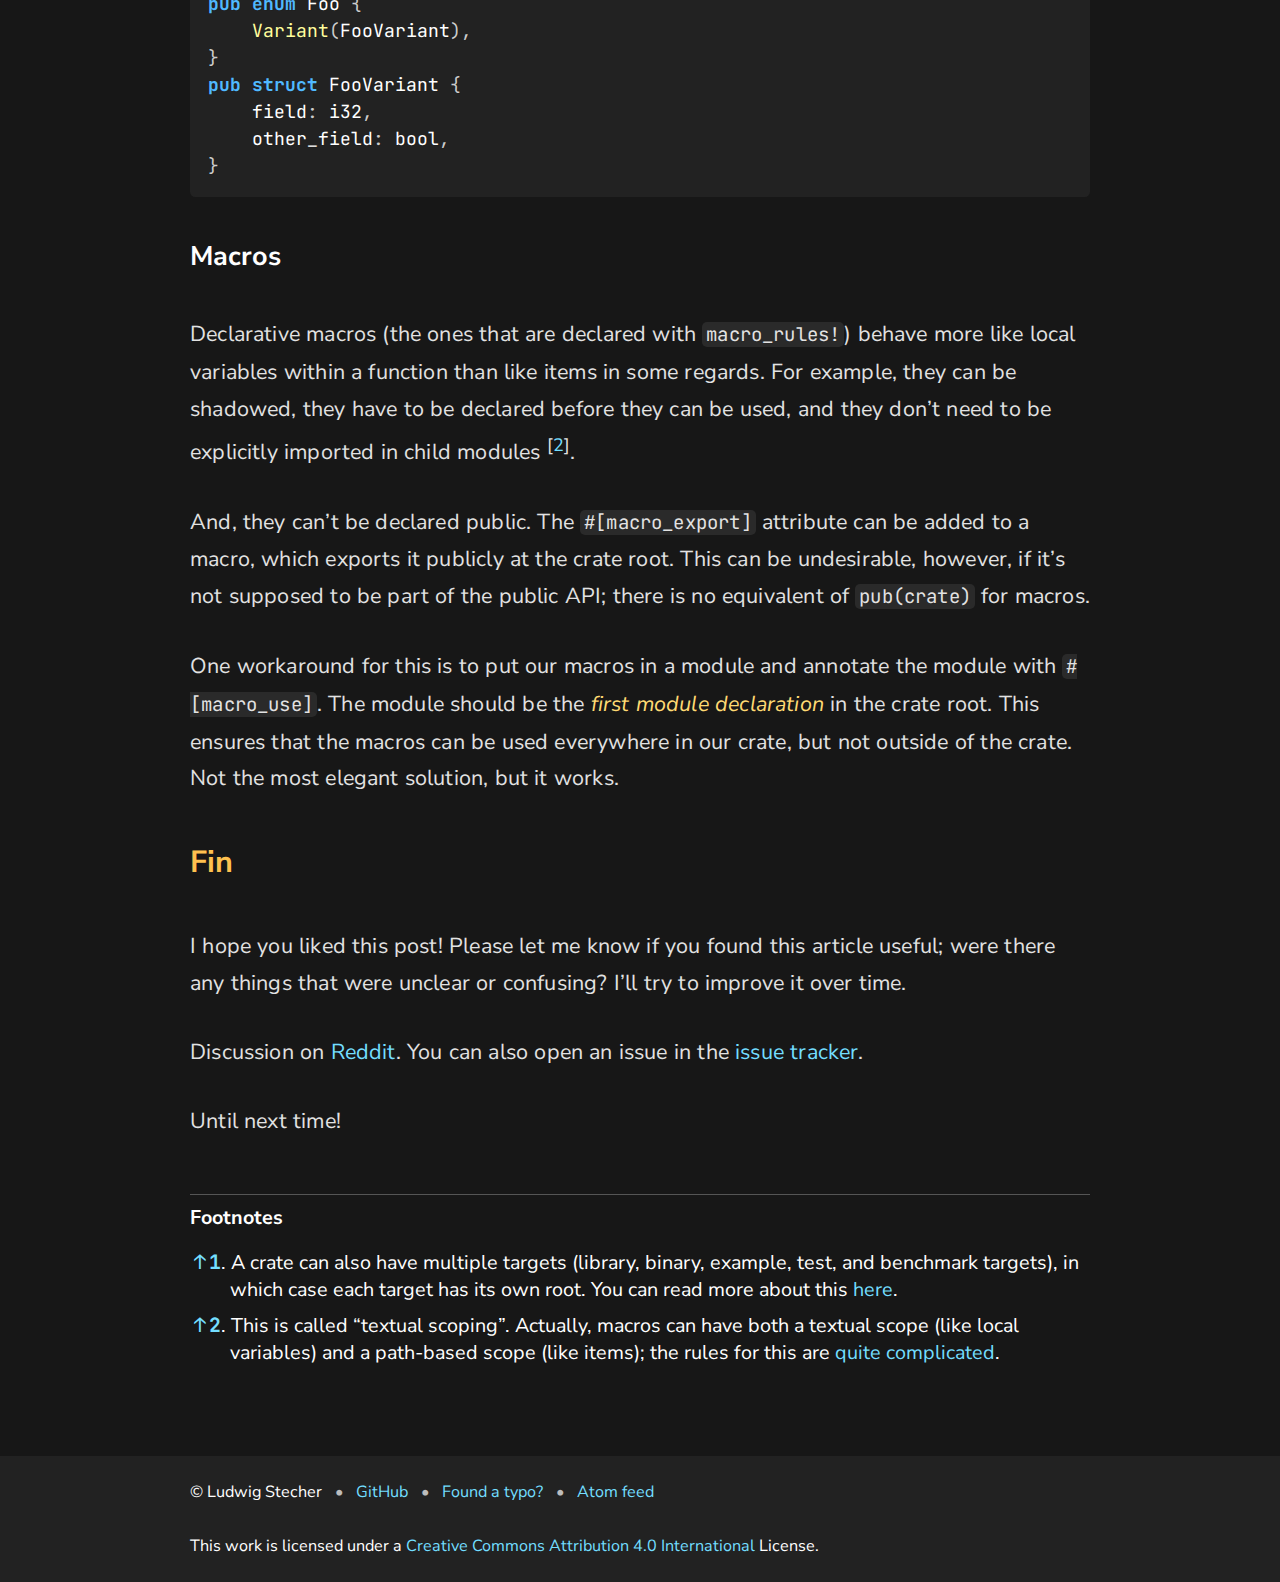
<file: 2021/03/28/module-system.html>
<!DOCTYPE html>
<html lang="en">
<head>
    <meta charset="utf-8">
    <link rel="preconnect" href="https://fonts.gstatic.com">
    <link
        href="https://fonts.googleapis.com/css2?family=JetBrains+Mono:ital,wght@0,400;0,700;1,400&family=Nunito+Sans:ital,wght@0,400;0,700;1,400;1,700&display=swap"
        rel="stylesheet">

    <meta name="viewport" content="width=device-width, initial-scale=1">
    <link rel="stylesheet" href="/assets/css/layout.css?t=1617193114">
    <title>Rusts Module System Explained</title>

    <link rel="apple-touch-icon" sizes="180x180" href="/assets/fav/apple-touch-icon.png">
    <link rel="icon" type="image/png" sizes="32x32" href="/assets/fav/favicon-32x32.png">
    <link rel="icon" type="image/png" sizes="16x16" href="/assets/fav/favicon-16x16.png">
    <link rel="manifest" href="/assets/fav/site.webmanifest?t=1617193114">
    <link rel="mask-icon" href="/assets/fav/safari-pinned-tab.svg" color="#f88e00">
    <link rel="shortcut icon" href="/assets/fav/favicon.ico">
    <meta name="msapplication-TileColor" content="#ffffff">
    <meta name="msapplication-config" content="/assets/fav/browserconfig.xml?t=1617193114">
    <meta name="theme-color" content="#ffffff">
</head>

<body>
    <div id="nav">
    <div id="nav-inner">
        
            

            
                <a id="home" href="/">Aloso's blog</a>
            
        
            

            
                <a href="/about">About</a>
            
        
    </div>
</div>

    <div id="main">
        <div id="main-inner">
            <h1>Rusts Module System Explained</h1>
            
            <div id="meta">
                28 Mar 2021
                <span class="bullet"></span>
                17 minutes read
            </div>
            

            
            <div id="toc">
                <div id="toc-title">Table of Contents</div>
                <ul class="sectlevel1">
<li><a href="#why-do-modules-exist">Why do modules exist?</a></li>
<li><a href="#the-module-tree">The module tree</a>
<ul class="sectlevel2">
<li><a href="#submodules">Submodules</a></li>
<li><a href="#an-example">An example</a></li>
</ul>
</li>
<li><a href="#items-and-paths">Items and paths</a></li>
<li><a href="#visibility">Visibility</a>
<ul class="sectlevel2">
<li><a href="#encapsulation">Encapsulation</a></li>
<li><a href="#fine-grained-visibility">Fine-grained visibility</a></li>
<li><a href="#visibilities-overview">Visibilities overview</a></li>
</ul>
</li>
<li><a href="#exports">Exports</a></li>
<li><a href="#common-pitfalls">Common pitfalls</a></li>
<li><a href="#special-cases">Special cases</a>
<ul class="sectlevel2">
<li><a href="#enum-variants-and-fields">Enum variants and fields</a></li>
<li><a href="#macros">Macros</a></li>
</ul>
</li>
<li><a href="#fin">Fin</a></li>
</ul>
            </div>
            

            <div class="paragraph">
<p>The Rust programming language can be confusing for beginners, and the module system is one part that causes frustration particularly often. There are quite a few blog posts out there trying to explain the module system in a simple way, but I often have the feeling that they over-simplify things. So here&#8217;s my take&#8212;&#8203;a more detailed explanation of the module system.</p>
</div>
<div class="paragraph">
<p>This post assumes that you can write at least a &#8220;hello world&#8221; Rust program. It&#8217;s a rather long read, so get comfortable, maybe with a cup of tea, hot chocolate, or whatever your heart desires 😊</p>
</div>
<div class="sect1">
<h2 id="why-do-modules-exist">Why do modules exist?</h2>
<div class="sectionbody">
<div class="paragraph">
<p>Modules give your code <em>structure</em>: Dividing your code into modules is like dividing your house into several rooms: Each room has a different purpose, and rooms can be locked for privacy.</p>
</div>
<div class="imageblock medium">
<div class="content">
<img src="/assets/images/2021-03-28-floor-plan.png" alt="Floor plan">
</div>
<div class="title">Figure 1. Floor plan. <a href="https://commons.wikimedia.org/wiki/File:Schmidt-Lademann_house_floor_plan.png">Source</a> (modified; <a href="https://creativecommons.org/licenses/by-sa/4.0/deed.en">license</a>)</div>
</div>
</div>
</div>
<div class="sect1">
<h2 id="the-module-tree">The module tree</h2>
<div class="sectionbody">
<div class="paragraph">
<p>Modules are structured in a <em>hierarchy</em>, the module tree, which is similar to the file tree of the source files. There are two kinds of modules: Inline modules and “normal” modules:</p>
</div>
<div class="listingblock">
<div class="content">
<pre class="rouge highlight"><code data-lang="rust"><span class="k">mod</span> <span class="n">inline</span> <span class="p">{</span>
    <span class="c">// content of the module</span>
<span class="p">}</span>

<span class="k">mod</span> <span class="n">normal</span><span class="p">;</span>
<span class="c">// the content is in another file</span></code></pre>
</div>
</div>
<div class="paragraph">
<p>These are functionally equivalent. If the content of an inline module is very long, move it to another file, to keep the code neat and manageable.</p>
</div>
<div class="paragraph">
<p>When the module is not inline, Rust looks for the content of the module in another file, either <code><em class="no-yellow">module_name</em>.rs</code> or <code><em class="no-yellow">module_name</em>/mod.rs</code>. It might seem odd that we have to declare modules explicitly (unlike in Python, where modules are inferred from the file system). However, there&#8217;s a good reason for this, as we&#8217;ll see later.</p>
</div>
<div class="paragraph">
<p>Like every tree, the module tree has a <em>root</em>. This is the file <code>lib.rs</code> in case of a library crate, or the file <code>main.rs</code> in case of a binary crate <sup class="footnote">[<a id="_footnoteref_1" class="footnote" href="#_footnotedef_1" title="View footnote.">1</a>]</sup>.</p>
</div>
<div class="sect2">
<h3 id="submodules">Submodules</h3>
<div class="paragraph">
<p>Unfortunately, Rust is not the most consistent language when it comes to modules: There are two different ways to structure a module tree, and they can be mixed within the same crate.</p>
</div>
<div class="paragraph">
<p>Say we have a library crate with a module <code>parent</code>, which contains a sub-module <code>child</code>:</p>
</div>
<div class="listingblock file-tree">
<div class="content">
<pre class="rouge highlight"><code data-lang="source">└─ <strong class="folder">library root</strong>
   └─ <strong class="file">parent</strong>
      └─ <strong class="file">child</strong></code></pre>
</div>
</div>
<div class="paragraph">
<p>The crate root is in a <code>lib.rs</code> file in the <code>src</code> directory. However, the <code>parent</code> module can be either in a <code>parent.rs</code> file next to <code>lib.rs</code>, or in a <code>mod.rs</code> file in a <code>parent</code> directory:</p>
</div>
<div class="openblock flex">
<div class="content">
<div class="listingblock file-tree">
<div class="title">File tree A</div>
<div class="content">
<pre class="rouge highlight"><code data-lang="source">├─ <strong class="file">Cargo.toml</strong>
└─ <strong class="folder">src/</strong>
   ├─ <strong class="file">lib.rs</strong>
   ├─ <strong class="file">parent.rs</strong>  // parent module
   └─ <strong class="folder">parent/</strong>
      └─ <strong class="file">child.rs</strong></code></pre>
</div>
</div>
<div class="listingblock file-tree">
<div class="title">File tree B</div>
<div class="content">
<pre class="rouge highlight"><code data-lang="source">├─ <strong class="file">Cargo.toml</strong>
└─ <strong class="folder">src/</strong>
   ├─ <strong class="file">lib.rs</strong>
   └─ <strong class="folder">parent/</strong>
      ├─ <strong class="file">mod.rs</strong>  // parent module
      └─ <strong class="file">child.rs</strong></code></pre>
</div>
</div>
</div>
</div>
<div class="paragraph">
<p>It doesn&#8217;t really matter which way you go, just do what you prefer. I use the first way (&#8220;File tree A&#8221;), since it&#8217;s easier to add sub-modules. For example, if you want to add a submodule to <code>child</code>, you just need to create a folder and a new file, and add a <code>mod</code> declaration:</p>
</div>
<div class="listingblock file-tree">
<div class="content">
<pre class="rouge highlight"><code data-lang="source"> ├─ <strong class="file">Cargo.toml</strong>
 └─ <strong class="folder">src/</strong>
    ├─ <strong class="file">lib.rs</strong>
    ├─ <strong class="file">parent.rs</strong>
    └─ <strong class="folder">parent/</strong>
       ├─ <strong class="file">child.rs</strong>
<span class="diffadd">      └─ <strong class="folder">child/</strong></span>
<span class="diffadd">          └─ <strong class="file">grand_child.rs</strong></span></code></pre>
</div>
</div>
<div class="paragraph">
<p>The path of a module can also be specified explicitly with the <a href="https://doc.rust-lang.org/reference/items/modules.html#the-path-attribute"><code>#[path]</code></a> attribute, but this is rarely used in practice.</p>
</div>
</div>
<div class="sect2">
<h3 id="an-example">An example</h3>
<div class="paragraph">
<p>Hopefully this will make more sense once you see an example. Here&#8217;s the module structure of a library crate:</p>
</div>
<div class="listingblock file-tree">
<div class="content">
<pre class="rouge highlight"><code data-lang="source">├─ <strong class="file">Cargo.toml</strong>
└─ <strong class="folder">src/</strong>
   ├─ <strong class="file">lib.rs</strong>
   ├─ <strong class="file">foo.rs</strong>
   ├─ <strong class="file">bar.rs</strong>
   └─ <strong class="folder">bar/</strong>
      └─ <strong class="file">baz.rs</strong></code></pre>
</div>
</div>
<div class="openblock flex">
<div class="content">
<div class="listingblock">
<div class="title">lib.rs</div>
<div class="content">
<pre class="rouge highlight"><code data-lang="rust"><span class="c">// root module</span>

<span class="k">pub</span> <span class="k">mod</span> <span class="n">foo</span><span class="p">;</span>
<span class="k">pub</span> <span class="k">mod</span> <span class="n">bar</span><span class="p">;</span></code></pre>
</div>
</div>
<div class="listingblock">
<div class="title">bar.rs</div>
<div class="content">
<pre class="rouge highlight"><code data-lang="rust"><span class="k">pub</span> <span class="k">mod</span> <span class="n">baz</span><span class="p">;</span>

<span class="k">pub</span> <span class="k">use</span> <span class="nn">baz</span><span class="p">::</span><span class="o">*</span><span class="p">;</span>
<span class="k">pub</span> <span class="k">use</span> <span class="nn">crate</span><span class="p">::</span><span class="nn">foo</span><span class="p">::</span><span class="n">Answer</span><span class="p">;</span></code></pre>
</div>
</div>
<div class="listingblock">
<div class="title">foo.rs</div>
<div class="content">
<pre class="rouge highlight"><code data-lang="rust"><span class="k">mod</span> <span class="n">answer</span> <span class="p">{</span>
    <span class="k">pub</span> <span class="k">struct</span> <span class="nf">Answer</span><span class="p">(</span><span class="k">pub</span> <span class="nb">i32</span><span class="p">);</span>
<span class="p">}</span>

<span class="k">pub</span> <span class="k">use</span> <span class="nn">answer</span><span class="p">::</span><span class="n">Answer</span><span class="p">;</span></code></pre>
</div>
</div>
<div class="listingblock">
<div class="title">baz.rs</div>
<div class="content">
<pre class="rouge highlight"><code data-lang="rust"><span class="k">use</span> <span class="nn">super</span><span class="p">::</span><span class="n">Answer</span><span class="p">;</span>

<span class="k">pub</span> <span class="k">fn</span> <span class="nf">answer</span><span class="p">()</span> <span class="k">-&gt;</span> <span class="n">Answer</span> <span class="p">{</span>
    <span class="nf">Answer</span><span class="p">(</span><span class="mi">42</span><span class="p">)</span>
<span class="p">}</span></code></pre>
</div>
</div>
</div>
</div>
<div class="paragraph">
<p>No worries if you don&#8217;t understand everything here! All the concepts that are used here will be explained. You can look at this example later and see if you understand everything. For now, do you know what the module tree is?</p>
</div>
<details><summary>See solution</summary>
<div class="listingblock file-tree">
<div class="content">
<pre class="rouge highlight"><code>└─ <strong class="folder">library root</strong>  /src/lib.rs
   ├─ <strong class="file">foo</strong>        /src/foo.rs
   │  └─ <strong class="file">answer</strong>  /src/foo.rs
   └─ <strong class="file">bar</strong>        /src/bar.rs
      └─ <strong class="file">baz</strong>     /src/bar/baz.rs</code></pre>
</div>
</div>
</details>
</div>
</div>
</div>
<div class="sect1">
<h2 id="items-and-paths">Items and paths</h2>
<div class="sectionbody">
<div class="paragraph">
<p>A module contains <em>items</em>. Items are</p>
</div>
<div class="ulist compact">
<ul>
<li>
<p>Functions</p>
</li>
<li>
<p>Types (structs, enums, unions, type aliases)</p>
</li>
<li>
<p>Traits</p>
</li>
<li>
<p>Impl blocks</p>
</li>
<li>
<p>Macros</p>
</li>
<li>
<p>Constants and statics</p>
</li>
<li>
<p>Extern blocks</p>
</li>
<li>
<p>Extern crates</p>
</li>
<li>
<p>Imports</p>
</li>
<li>
<p>Modules</p>
</li>
<li>
<p>Associated items (not important right now)</p>
</li>
</ul>
</div>
<div class="paragraph">
<p>You can refer to items by their <em>path</em>. For example, the path <code>foo::bar::Baz</code> refers to the <code>Baz</code> item within the <code>bar</code> item within the <code>foo</code> item. Paths are usually relative: To use <code>foo::bar::Baz</code>, the <code>foo</code> item must be available in the current scope; absolute paths (starting at the root module) are prefixed with <code>crate::</code>. A <code>super::</code> path segment changes to the parent module (similar to <code>../</code> in the file system).</p>
</div>
<div class="paragraph">
<p><em>Imports</em> are used to shorten paths. Instead of having to write <code>foo::bar::Baz</code> every time, we can write <code>use foo::bar::Baz;</code> once. This brings the item into scope, so we can refer to it with the much shorter path <code>Baz</code>.</p>
</div>
<div class="admonitionblock tip">
<table>
<tr>
<td class="icon">
<i class="fa icon-tip" title="Tip"></i>
</td>
<td class="content">
<div class="title">Changes to paths in the 2018 edition</div>
<div class="paragraph">
<p>Prior to the 2018 edition, absolute paths started with just <code>::</code> instead of <code>crate::</code>. In the 2018 edition, this syntax is still available, but it&#8217;s not recommended and can only be used for external crates.</p>
</div>
<div class="paragraph">
<p>In the 2015 edition, imports were always absolute, even when they weren&#8217;t prefixed with <code>::</code>. This was fixed in the 2018 edition for more consistency.</p>
</div>
<div class="paragraph">
<p>The 2018 edition also changed how external crates are used: In the 2015 edition, to use an external crate, an <code>extern crate</code> declaration was needed. This is no longer required in most cases: We can just put dependencies in our <code>Cargo.toml</code>, and use them right away.</p>
</div>
</td>
</tr>
</table>
</div>
</div>
</div>
<div class="sect1">
<h2 id="visibility">Visibility</h2>
<div class="sectionbody">
<div class="paragraph">
<p><em>Visibility</em>, or <em>privacy</em>, is the concept of making parts of a module inaccessible from other modules. Things that are only accessible in the same module are called <em>private</em>, and things that are accessible everywhere are called <em>public</em>.</p>
</div>
<div class="admonitionblock tip">
<table>
<tr>
<td class="icon">
<i class="fa icon-tip" title="Tip"></i>
</td>
<td class="content">
<div class="paragraph">
<p>This concept exists in many programming languages. However, in most object-oriented languages, the privacy boundary is the <em>class</em>, whereas in Rust, the modules are privacy boundaries.</p>
</div>
</td>
</tr>
</table>
</div>
<div class="paragraph">
<p>In Rust, most things are private by default. To make something public, the <code>pub</code> keyword is written before it. This makes the item accessible everywhere:</p>
</div>
<div class="listingblock">
<div class="title">lib.rs</div>
<div class="content">
<pre class="rouge highlight"><code data-lang="rust"><span class="k">mod</span> <span class="n">foo</span> <span class="p">{</span>  <i class="conum" data-value="1"></i><b>(1)</b>
    <span class="k">pub</span> <span class="k">mod</span> <span class="n">bar</span> <span class="p">{</span>
        <span class="k">struct</span> <span class="n">Baz</span><span class="p">;</span>
    <span class="p">}</span>
    <span class="c">// use bar::Baz;  </span><i class="conum" data-value="2"></i><b>(2)</b>
<span class="p">}</span>

<span class="k">use</span> <span class="nn">foo</span><span class="p">::</span><span class="n">bar</span><span class="p">;</span>  <i class="conum" data-value="3"></i><b>(3)</b></code></pre>
</div>
</div>
<div class="colist arabic">
<table>
<tr>
<td><i class="conum" data-value="1"></i><b>1</b></td>
<td>This declares a private module, so it can only be used within this root module. It can&#8217;t be accessed from another crate.</td>
</tr>
<tr>
<td><i class="conum" data-value="2"></i><b>2</b></td>
<td>If we uncommented this, it would fail to compile. <code>Baz</code> is private, therefore it can only be used within the <code>bar</code> module.</td>
</tr>
<tr>
<td><i class="conum" data-value="3"></i><b>3</b></td>
<td>The module <code>bar</code> can be used here, because it is declared as public. This is somewhat counter-intuitive, since the <code>foo</code> module is private. But when a module is private, it can still be accessed within its direct parent module, since a module is just like any other item.</td>
</tr>
</table>
</div>
<div class="sect2">
<h3 id="encapsulation">Encapsulation</h3>
<div class="paragraph">
<p>When designing an API, there are often <em>invariants</em> that need to be preserved. An invariant is a property that never changes. For example, a struct might contain a value that is supposed to always be within the interval [0; 360):</p>
</div>
<div class="listingblock">
<div class="content">
<pre class="rouge highlight"><code data-lang="rust"><span class="k">pub</span> <span class="k">struct</span> <span class="nf">Angle</span><span class="p">(</span><span class="k">pub</span> <span class="nb">f32</span><span class="p">);</span></code></pre>
</div>
</div>
<div class="paragraph">
<p>Let&#8217;s write a <code>new</code> function that validates this invariant, and a getter for the value:</p>
</div>
<div class="listingblock">
<div class="content">
<pre class="rouge highlight"><code data-lang="rust"><span class="k">impl</span> <span class="n">Angle</span> <span class="p">{</span>
    <span class="k">pub</span> <span class="k">fn</span> <span class="nf">new</span><span class="p">(</span><span class="n">value</span><span class="p">:</span> <span class="nb">f32</span><span class="p">)</span> <span class="k">-&gt;</span> <span class="n">Self</span> <span class="p">{</span>
        <span class="nf">Angle</span><span class="p">(</span><span class="n">value</span><span class="nf">.rem_euclid</span><span class="p">(</span><span class="mf">360.0</span><span class="p">))</span> <i class="conum" data-value="1"></i><b>(1)</b>
    <span class="p">}</span>

    <span class="k">pub</span> <span class="k">fn</span> <span class="nf">value</span><span class="p">(</span><span class="o">&amp;</span><span class="k">self</span><span class="p">)</span> <span class="k">-&gt;</span> <span class="nb">f32</span> <span class="p">{</span>
        <span class="k">self</span><span class="na">.0</span>
    <span class="p">}</span>
<span class="p">}</span></code></pre>
</div>
</div>
<div class="colist arabic">
<table>
<tr>
<td><i class="conum" data-value="1"></i><b>1</b></td>
<td><a href="https://doc.rust-lang.org/std/primitive.f32.html#method.rem_euclid"><code>rem_euclid</code></a> calculates the least nonnegative remainder of <code>self (mod rhs)</code>.</td>
</tr>
</table>
</div>
<div class="paragraph">
<p>By ensuring that the angle is always in [0; 360), we can implement operations such as equality (where 0° == 360°) very easily. But wait! Since the field is public, a user of the API can create an <code>Angle</code> object without calling the <code>new</code> function, or modify it without checking the invariant.</p>
</div>
<div class="paragraph">
<p>By making the field private, the struct&#8217;s implementation details are hidden. This is called <em>encapsulation</em>: Within this module, we still have to take special care that the invariant is preserved, but if the code is correct, the public API is impossible to use incorrectly.</p>
</div>
</div>
<div class="sect2">
<h3 id="fine-grained-visibility">Fine-grained visibility</h3>
<div class="paragraph">
<p>Items can be private or public. However, there are also visibilities in-between: Most notably, an item can be declared as <code>pub(crate)</code>. This means that it is visible <em>within the current crate</em>, but not outside. With <code>pub(super)</code>, an item is visible within the parent module. With <code>pub(in <em class="no-yellow">path</em>)</code>, visibility can also be limited to any other module as well:</p>
</div>
<div class="listingblock">
<div class="content">
<pre class="rouge highlight"><code data-lang="rust"><span class="k">pub</span><span class="p">(</span><span class="n">crate</span><span class="p">)</span> <span class="k">mod</span> <span class="n">foo</span> <span class="p">{</span>
    <span class="k">pub</span><span class="p">(</span><span class="n">super</span><span class="p">)</span> <span class="k">fn</span> <span class="nf">bar</span><span class="p">()</span> <span class="p">{}</span>
    <span class="k">pub</span><span class="p">(</span><span class="n">in</span> <span class="nn">crate</span><span class="p">::</span><span class="n">foo</span><span class="p">)</span> <span class="k">struct</span> <span class="n">Baz</span><span class="p">;</span>
<span class="p">}</span></code></pre>
</div>
</div>
<div class="paragraph">
<p>When something is visible in one module, it is also visible in all its child modules. It still needs to be imported (or referred to with its path) though:</p>
</div>
<div class="listingblock">
<div class="content">
<pre class="rouge highlight"><code data-lang="rust"><span class="k">struct</span> <span class="n">Foo</span><span class="p">;</span>
<span class="c">// Foo is visible in this module</span>

<span class="k">mod</span> <span class="n">inner</span> <span class="p">{</span>
    <span class="k">use</span> <span class="nn">super</span><span class="p">::</span><span class="n">Foo</span><span class="p">;</span>
    <span class="c">// Foo is also visible here!</span>
<span class="p">}</span></code></pre>
</div>
</div>
</div>
<div class="sect2">
<h3 id="visibilities-overview">Visibilities overview</h3>
<div class="openblock min-width">
<div class="content">
<table class="tableblock frame-all grid-all fit-content fancy">
<colgroup>
<col>
<col>
</colgroup>
<tbody>
<tr>
<td class="tableblock halign-left valign-top"><p class="tableblock"><code>pub</code></p></td>
<td class="tableblock halign-left valign-top"><p class="tableblock">The item is visible everywhere</p></td>
</tr>
<tr>
<td class="tableblock halign-left valign-top"><p class="tableblock"><code>pub(crate)</code></p></td>
<td class="tableblock halign-left valign-top"><p class="tableblock">The item is visible in the current crate</p></td>
</tr>
<tr>
<td class="tableblock halign-left valign-top"><p class="tableblock"><code>pub(super)</code></p></td>
<td class="tableblock halign-left valign-top"><p class="tableblock">The item is visible in the parent module</p></td>
</tr>
<tr>
<td class="tableblock halign-left valign-top"><p class="tableblock"><code>pub(in&nbsp;some::path)</code></p></td>
<td class="tableblock halign-left valign-top"><p class="tableblock">The item is visible in the specified path. The path must refer to an ancestor module of the item.</p></td>
</tr>
<tr>
<td class="tableblock halign-left valign-top"><p class="tableblock"><code>pub(self)</code></p></td>
<td class="tableblock halign-left valign-top"><p class="tableblock">The item is private, i.e. visible only in the same module. This is equivalent to omitting the visibility entirely.</p></td>
</tr>
</tbody>
</table>
</div>
</div>
</div>
</div>
</div>
<div class="sect1">
<h2 id="exports">Exports</h2>
<div class="sectionbody">
<div class="paragraph">
<p>With <code>pub use</code> declarations, items can be <em>re-exported</em> from a different module than the one they were declared in. A re-exported item has multiple paths that refer to the same thing. For example:</p>
</div>
<div class="listingblock">
<div class="title">lib.rs</div>
<div class="content">
<pre class="rouge highlight"><code data-lang="rust"><span class="k">pub</span> <span class="k">mod</span> <span class="n">answer</span> <span class="p">{</span>
    <span class="k">pub</span> <span class="k">const</span> <span class="n">ANSWER</span><span class="p">:</span> <span class="nb">i32</span> <span class="o">=</span> <span class="mi">42</span><span class="p">;</span>
<span class="p">}</span>
<span class="k">pub</span> <span class="k">use</span> <span class="nn">answer</span><span class="p">::</span><span class="n">ANSWER</span><span class="p">;</span></code></pre>
</div>
</div>
<div class="paragraph">
<p>Now <code>ANSWER</code> can be referred to as either <code>crate::ANSWER</code> or <code>crate​::answer::ANSWER</code>. However, not every path is always reachable. Take, for example:</p>
</div>
<div class="listingblock">
<div class="title">lib.rs</div>
<div class="content">
<pre class="rouge highlight"><code data-lang="rust"><span class="k">mod</span> <span class="n">answer</span> <span class="p">{</span>
    <span class="k">pub</span> <span class="k">const</span> <span class="n">ANSWER</span><span class="p">:</span> <span class="nb">i32</span> <span class="o">=</span> <span class="mi">42</span><span class="p">;</span>
<span class="p">}</span>
<span class="k">pub</span> <span class="k">use</span> <span class="nn">answer</span><span class="p">::</span><span class="n">ANSWER</span><span class="p">;</span></code></pre>
</div>
</div>
<div class="paragraph">
<p><code>crate​::answer::ANSWER</code> is public, but it can&#8217;t be used from outside the crate, because the <code>answer</code> module is private. Only the re-export <code>crate::ANSWER</code> can be used from outside the crate.</p>
</div>
</div>
</div>
<div class="sect1">
<h2 id="common-pitfalls">Common pitfalls</h2>
<div class="sectionbody">
<div class="dlist">
<dl>
<dt class="hdlist1">The module tree must be built manually.</dt>
<dd>
<p>There&#8217;s no implicit mapping from the <em>file system tree</em> to the <em>module tree</em>: We need to declare all modules with the <code>mod</code> keyword.</p>
</dd>
<dt class="hdlist1">Don&#8217;t confuse <em>visibility</em> with <em>reachability</em>.</dt>
<dd>
<p>The visibility of an item is like an <em>upper bound</em>, it can&#8217;t be increased with re-exports. For example, we can&#8217;t re-export a private struct outside of its module.</p>
<div class="paragraph">
<p>However, a public item might not be reachable from outside the crate, if it&#8217;s in a private module and isn&#8217;t publicly re-exported. To make an item available in the crate root, it&#8217;s not enough to make it public; we also need to make it reachable from the crate root.</p>
</div>
</dd>
<dt class="hdlist1">Don&#8217;t confuse <em>visibility</em> with <em>availability</em>.</dt>
<dd>
<p>Visibility means that we are principally allowed to use an item somewhere. It doesn&#8217;t mean that the item is available, i.e. <em>in scope</em>, so we might still have to import it (or refer to it with its path).</p>
</dd>
</dl>
</div>
</div>
</div>
<div class="sect1">
<h2 id="special-cases">Special cases</h2>
<div class="sectionbody">
<div class="paragraph">
<p>There are a few language constructs that don&#8217;t adhere to the same rules as everything else:</p>
</div>
<div class="sect2">
<h3 id="enum-variants-and-fields">Enum variants and fields</h3>
<div class="paragraph">
<p>Enum variants and variant fields are always public, and it&#8217;s not possible to make them private. Therefore we should be careful when exposing enums publicly, because changing the variants or fields later is not backwards compatible.</p>
</div>
<div class="paragraph">
<p>You can add the <a href="https://doc.rust-lang.org/nightly/reference/attributes/type_system.html#the-non_exhaustive-attribute"><code>#[non_exhaustive]</code></a> attribute to an enum to allow adding more variants later. This mean that the enum can&#8217;t be matched exhaustively; we&#8217;ll always need to add a wildcard match arm (<code>_ =&gt; {}</code>).</p>
</div>
<div class="paragraph">
<p>Sometimes it&#8217;s a good idea to wrap an enum in a struct to hide the implementation details:</p>
</div>
<div class="listingblock">
<div class="content">
<pre class="rouge highlight"><code data-lang="rust"><span class="k">pub</span> <span class="k">struct</span> <span class="nf">Foo</span><span class="p">(</span><span class="n">FooImpl</span><span class="p">);</span> <span class="c">// FooImpl is private</span>

<span class="k">enum</span> <span class="n">FooImpl</span> <span class="p">{</span>
    <span class="c">// ...</span>
<span class="p">}</span></code></pre>
</div>
</div>
<div class="paragraph">
<p>Also, when an enum variant has multiple fields, it&#8217;s usually better to put them in a separate struct, so it&#8217;s possible to make the fields private or make the struct <code>non_exhaustive</code>:</p>
</div>
<div class="listingblock">
<div class="content">
<pre class="rouge highlight"><code data-lang="rust"><span class="c">// Instead of this:</span>
<span class="k">pub</span> <span class="k">enum</span> <span class="n">Foo</span> <span class="p">{</span>
    <span class="n">Variant</span> <span class="p">{</span>
        <span class="n">field</span><span class="p">:</span> <span class="nb">i32</span><span class="p">,</span>
        <span class="n">other_field</span><span class="p">:</span> <span class="nb">bool</span><span class="p">,</span>
    <span class="p">}</span>
<span class="p">}</span>

<span class="c">// do this:</span>
<span class="k">pub</span> <span class="k">enum</span> <span class="n">Foo</span> <span class="p">{</span>
    <span class="nf">Variant</span><span class="p">(</span><span class="n">FooVariant</span><span class="p">),</span>
<span class="p">}</span>
<span class="k">pub</span> <span class="k">struct</span> <span class="n">FooVariant</span> <span class="p">{</span>
    <span class="n">field</span><span class="p">:</span> <span class="nb">i32</span><span class="p">,</span>
    <span class="n">other_field</span><span class="p">:</span> <span class="nb">bool</span><span class="p">,</span>
<span class="p">}</span></code></pre>
</div>
</div>
</div>
<div class="sect2">
<h3 id="macros">Macros</h3>
<div class="paragraph">
<p>Declarative macros (the ones that are declared with <code>macro_rules!</code>) behave more like local variables within a function than like items in some regards. For example, they can be shadowed, they have to be declared before they can be used, and they don&#8217;t need to be explicitly imported in child modules <sup class="footnote">[<a id="_footnoteref_2" class="footnote" href="#_footnotedef_2" title="View footnote.">2</a>]</sup>.</p>
</div>
<div class="paragraph">
<p>And, they can&#8217;t be declared public. The <code>#[macro_export]</code> attribute can be added to a macro, which exports it publicly at the crate root. This can be undesirable, however, if it&#8217;s not supposed to be part of the public API; there is no equivalent of <code>pub(crate)</code> for macros.</p>
</div>
<div class="paragraph">
<p>One workaround for this is to put our macros in a module and annotate the module with <code>#[macro_use]</code>. The module should be the <em>first module declaration</em> in the crate root. This ensures that the macros can be used everywhere in our crate, but not outside of the crate. Not the most elegant solution, but it works.</p>
</div>
</div>
</div>
</div>
<div class="sect1">
<h2 id="fin">Fin</h2>
<div class="sectionbody">
<div class="paragraph">
<p>I hope you liked this post! Please let me know if you found this article useful; were there any things that were unclear or confusing? I&#8217;ll try to improve it over time.</p>
</div>
<div class="paragraph">
<p>Discussion on <a href="https://www.reddit.com/r/rust/comments/mf2you/rusts_module_system_explained/">Reddit</a>. You can also open an issue in the <a href="https://github.com/Aloso/aloso.github.io/issues">issue tracker</a>.</p>
</div>
<div class="paragraph">
<p>Until next time!</p>
</div>
</div>
</div>
<div id="footnotes">
<hr>
<div class="footnote" id="_footnotedef_1">
<a href="#_footnoteref_1">1</a>. A crate can also have multiple targets (library, binary, example, test, and benchmark targets), in which case each target has its own root. You can read more about this <a href="https://doc.rust-lang.org/cargo/reference/cargo-targets.html">here</a>.
</div>
<div class="footnote" id="_footnotedef_2">
<a href="#_footnoteref_2">2</a>. This is called &#8220;textual scoping&#8221;. Actually, macros can have both a textual scope (like local variables) and a path-based scope (like items); the rules for this are <a href="https://doc.rust-lang.org/reference/macros-by-example.html#scoping-exporting-and-importing">quite complicated</a>.
</div>
</div>
        </div>
    </div>
    <div id="footer">
    <div id="footer-inner">
        &copy; Ludwig Stecher
        <span class="bullet"></span>
        <a href="https://github.com/Aloso">GitHub</a>
        <span class="bullet"></span>
        <a href="https://github.com/Aloso/aloso.github.io/">Found a typo?</a>
        <span class="bullet"></span>
        <a href="/feed.xml">Atom feed</a>

        <div id="license">
            This work is licensed under a <a href="https://creativecommons.org/licenses/by/4.0/">Creative Commons
                Attribution 4.0 International</a> License.
        </div>
    </div>
</div>
<script>
    console.log('Font Awesome Free 5.15.3 by @fontawesome - https://fontawesome.com\nLicense - https://fontawesome.com/license/free (Icons: CC BY 4.0, Fonts: SIL OFL 1.1, Code: MIT License)\n');
</script>


    
    <script>
        for (const heading of document.querySelectorAll('h1,h2,h3,h4,h5,h6')) {
            const id = heading.id;
            if (typeof id === 'string' && id !== '') {
                const elem = document.createElement('a');
                elem.className = 'anchor';
                elem.href = '#' + id;
                heading.prepend(elem);
            } else if (heading.nodeName === 'H1' && heading.previousElementSibling == null) {
                const elem = document.createElement('a');
                elem.className = 'anchor';
                elem.href = '#';
                heading.prepend(elem);
            }
        }
    </script>
    
</body>
</html>
</file>
<file: assets/css/layout.css>
@charset "UTF-8";
@import url(syntax.css);
@font-face { font-family: 'Font Awesome 5 Free'; font-style: normal; font-weight: 900; font-display: block; src: url("../fontawesome/webfonts/fa-solid-900.eot"); src: url("../fontawesome/webfonts/fa-solid-900.eot?#iefix") format("embedded-opentype"), url("../fontawesome/webfonts/fa-solid-900.woff2") format("woff2"), url("../fontawesome/webfonts/fa-solid-900.woff") format("woff"), url("../fontawesome/webfonts/fa-solid-900.ttf") format("truetype"), url("../fontawesome/webfonts/fa-solid-900.svg#fontawesome") format("svg"); }

.fa, .fas { font-family: 'Font Awesome 5 Free'; font-weight: 900; font-style: normal; }

span.icon > .fa { cursor: default; }

pre { font-family: "JetBrains Mono", "Roboto Mono", "Hack", "Consolas", "Noto Mono", monospace; font-variant-ligatures: none; padding: 1rem; margin: 1.5rem 0; background-color: #222; border-radius: 0.3rem; line-height: 1.5; overflow: auto; scrollbar-color: #555 #292929; }

pre:hover { scrollbar-color: #666 #292929; }

pre .green { color: #4dec4d; }

pre .diffadd { background-color: #053a05; display: block; float: left; width: 100%; clear: both; box-shadow: -200px 0 0 #053a05, 200px 0 0 #053a05; }

pre .diffadd::before { content: "+"; color: #4dec4d; }

code { font-family: "JetBrains Mono", "Roboto Mono", "Hack", "Consolas", "Noto Mono", monospace; font-variant-ligatures: none; padding: 0 0.2em; background-color: #ffffff15; border-radius: 5px; font-size: 88%; text-shadow: 1px 1px 0 #00000015; }

pre > code { padding: 0; background-color: transparent; font-size: inherit; }

pre:hover > code[data-lang]::before { opacity: 0.5; }

.conum { background-color: white; border-radius: 100px; color: black; border-radius: 100px; font-size: 0.9rem; padding: 0 0.4rem; font-family: "Nunito Sans", Roboto, "Noto Sans", "Open Sans", "Arial", sans-serif; font-style: normal; font-weight: bold; vertical-align: 1px; }

.conum[data-value="1"]::before { content: "1"; }

.conum[data-value="2"]::before { content: "2"; }

.conum[data-value="3"]::before { content: "3"; }

.conum[data-value="4"]::before { content: "4"; }

.conum[data-value="5"]::before { content: "5"; }

.conum[data-value="6"]::before { content: "6"; }

.conum[data-value="7"]::before { content: "7"; }

.conum[data-value="8"]::before { content: "8"; }

.conum[data-value="9"]::before { content: "9"; }

.conum[data-value="10"]::before { content: "10"; }

.conum[data-value="11"]::before { content: "11"; }

.conum[data-value="12"]::before { content: "12"; }

.conum[data-value="13"]::before { content: "13"; }

.conum[data-value="14"]::before { content: "14"; }

.conum[data-value="15"]::before { content: "15"; }

.conum[data-value="16"]::before { content: "16"; }

.conum[data-value="17"]::before { content: "17"; }

.conum[data-value="18"]::before { content: "18"; }

.conum[data-value="19"]::before { content: "19"; }

.conum[data-value="20"]::before { content: "20"; }

.conum + b { display: none; }

.colist { padding: 0.8rem 1rem; margin: calc(2px - 1.5rem) 0 1.5rem 0; background-color: #282828; border-radius: 0.3rem; font-size: 1.15rem; line-height: 1.55em; }

.colist table { border-collapse: collapse; }

.colist table td { padding: 0.2rem 0; }

.colist table td:first-child { padding-right: 0.5rem; vertical-align: top; }

.file-tree pre.highlight { line-height: 1.2em; color: gray; padding-left: 0.67em; }

.file-tree pre.highlight .diffadd, .file-tree pre.highlight .diffsub, .file-tree pre.highlight .diffmod { color: rgba(255, 255, 255, 0.5); }

.file-tree pre.highlight code { text-shadow: none; }

.file-tree pre.highlight .folder { color: #ffeb33; }

.file-tree pre.highlight .file { color: white; }

@media (max-width: 500px) { pre, .colist { margin-left: -1rem; margin-right: -1rem; border-radius: 0; } }

.flex > .content { display: flex; flex-wrap: wrap; align-items: stretch; gap: 20px; margin: 1.5rem 0; }

.flex > .content > * { flex-basis: calc(50% - 10px); flex-shrink: 1; flex-grow: 1; }

.flex > .content > * pre { font-size: 95%; }

.flex > .content > .listingblock > .title { margin-top: 0; }

.flex > .content > .listingblock > .content > :last-child { margin-bottom: 0; }

li > p { margin: 0.667rem 0; }

.compact li > p { margin: 0; }

.listingblock > .title { margin: 1.5rem 0 0.5rem; }

.listingblock > .content:nth-child(2) > :first-child { margin-top: 0; }

.imageblock { margin: 1.5rem 0; }

.imageblock img { display: block; max-width: 100%; margin: 0; }

.imageblock.medium img { margin: 0 auto; max-width: auto; max-height: 50vh; }

.imageblock.medium .title { text-align: center; margin-top: 0.5rem; }

.admonitionblock { background-color: #222; padding: 0 1.4rem; margin: 1.75rem 0; border-radius: 0.3rem; overflow: auto; }

.admonitionblock table { border-collapse: collapse; width: 100%; }

.admonitionblock table td.icon { width: 0; padding: 25px 20px 25px 0; vertical-align: top; }

@media (max-width: 700px) { .admonitionblock table td.icon { display: none; } }

.admonitionblock table td.icon [class^="fa icon-"] { font-size: 2em; text-shadow: 1px 1px 2px rgba(0, 0, 0, 0.2); cursor: default; }

.admonitionblock table td.icon .icon-note:before { content: "\f05a"; color: #70b7f1; }

.admonitionblock table td.icon .icon-tip:before { content: "\f0eb"; color: #37ce23; text-shadow: 0 0 10px rgba(238, 255, 86, 0.3); }

.admonitionblock table td.icon .icon-warning:before { content: "\f071"; color: #ffaa42; }

.admonitionblock table td.icon .icon-caution:before { content: "\f06d"; color: #ff826c; }

.admonitionblock table td.icon .icon-important:before { content: "\f06a"; color: #ff826c; }

.admonitionblock.tip { background-color: rgba(100, 185, 20, 0.2); }

.admonitionblock.note { background-color: rgba(0, 145, 170, 0.25); }

.admonitionblock .title { font-size: 1.2rem; line-height: 1.8rem; margin: 1rem 0; font-weight: bold; }

.admonitionblock p { color: white; line-height: 1.5em; font-size: 1.15rem; color: white; margin: 1.2rem 0; }

p, dt { line-height: 1.7em; font-size: 1.2rem; color: #e2e2e2; letter-spacing: 0.01rem; margin: 1.5em 0; }

ul, ol, blockquote, hr { margin: 1.5rem 0; }

h1 { font-size: 2.2rem; line-height: 3rem; padding-bottom: 2rem; }

h2 { font-size: 1.7rem; line-height: 2.2rem; margin: 1.5em 0; color: #ffc14f; }

h2.post-title-link a { color: inherit; }

h3 { font-size: 1.5rem; line-height: 2.1rem; margin: 1.5em 0; }

h4 { font-size: 1.2rem; line-height: 1.8rem; margin: 1.5em 0; }

h5 { font-size: 1.2rem; line-height: 1.5em; margin: 1.5em 0; font-weight: bold; }

h1 a.anchor, h2 a.anchor, h3 a.anchor, h4 a.anchor, h5 a.anchor { display: inline-block; width: 0; height: 0; vertical-align: top; font-size: 67%; font-weight: normal; opacity: 0; pointer-events: none; transition: opacity .2s; }

h1 a.anchor::before, h2 a.anchor::before, h3 a.anchor::before, h4 a.anchor::before, h5 a.anchor::before { content: "🔗︎"; padding-right: 6px; margin-left: -1.5em; width: 1.5em; display: inline-block; filter: brightness(2); opacity: 0.45; }

h1 a.anchor:hover::before, h2 a.anchor:hover::before, h3 a.anchor:hover::before, h4 a.anchor:hover::before, h5 a.anchor:hover::before { opacity: 0.6; }

h1:hover a.anchor, h2:hover a.anchor, h3:hover a.anchor, h4:hover a.anchor, h5:hover a.anchor { opacity: 1; pointer-events: initial; text-decoration: none; }

blockquote { margin-left: 0; margin-right: 0; padding: 0 1rem; border-left: 0.3rem solid rgba(255, 255, 255, 0.3); font-style: italic; }

details summary { margin: 0.5rem 0; font-size: 120%; font-weight: bold; cursor: default; }

details summary:hover { color: #73deff; }

dt + dd { margin-top: -0.5rem; }

.min-width { overflow: auto; scrollbar-color: #555 #292929; margin: 1.5rem 0; }

.min-width:hover { scrollbar-color: #666 #292929; }

.min-width > .content { min-width: 450px; }

.min-width > .content > :only-child { margin: 0; }

table.fancy { border-collapse: collapse; display: table; margin: 1.5rem 0; }

table.fancy td { border: 1px solid rgba(255, 255, 255, 0.2); border-width: 0 0 1px 0; padding: 0.3rem 0.5rem; }

table.fancy tr:last-child td { border: none; }

table.fancy .halign-left { text-align: left; }

table.fancy .valign-top { vertical-align: top; }

td.tableblock > p { display: inline; }

#footnotes { margin: 3rem 0 1rem 0; font-size: 1.1rem; }

#footnotes hr { border: none; border-top: 1px solid #555; margin-bottom: 0; }

#footnotes hr::after { content: "Footnotes"; color: white; display: block; margin: 0.5rem 0; font-weight: bold; }

#footnotes .footnote { margin-top: 0.5rem; padding-left: 2.2rem; }

#footnotes .footnote > a:first-child { font-weight: bold; margin-left: -2.2rem; font-family: "JetBrains Mono", "Roboto Mono", "Hack", "Consolas", "Noto Mono", monospace; padding: 0.2rem 0; }

#footnotes .footnote > a:first-child::before { content: "↑"; padding: 0 0.2rem; }

@media (max-width: 700px) { #toc ul ul { display: none; } .flex > .content { display: block; } }

code[data-lang]::before { float: right; opacity: 0; font-family: "Nunito Sans", Roboto, "Noto Sans", "Open Sans", "Arial", sans-serif; font-size: 90%; margin: -0.5rem -0.3rem 0 1rem; transition: 0.5s opacity; }

pre:hover > code[data-lang]::before { opacity: 0.5; }

code[data-lang=rust]::before { content: "Rust"; }

code[data-lang=toml]::before { content: "Toml"; }

code[data-lang=json]::before { content: "JSON"; }

code[data-lang=yaml]::before { content: "Yaml"; }

code[data-lang=yml]::before { content: "Yaml"; }

code[data-lang=md]::before { content: "Markdown"; }

code[data-lang=markdown]::before { content: "Markdown"; }

code[data-lang=liquid]::before { content: "Liquid"; }

code[data-lang=js]::before { content: "JS"; }

code[data-lang=javascript]::before { content: "JS"; }

code[data-lang=jsx]::before { content: "JSX"; }

code[data-lang=ts]::before { content: "TS"; }

code[data-lang=typescript]::before { content: "TS"; }

code[data-lang=tsx]::before { content: "TSX"; }

code[data-lang=lua]::before { content: "Lua"; }

code[data-lang=sh]::before { content: "Shell"; }

code[data-lang=bash]::before { content: "Shell"; }

code[data-lang=fish]::before { content: "Shell"; }

code[data-lang=html]::before { content: "HTML"; }

code[data-lang=xhtml]::before { content: "XHTML"; }

code[data-lang=xml]::before { content: "XML"; }

code[data-lang=css]::before { content: "CSS"; }

code[data-lang=sql]::before { content: "SQL"; }

code[data-lang=c]::before { content: "C"; }

code[data-lang=cpp]::before { content: "C++"; }

code[data-lang=csharp]::before { content: "C#"; }

code[data-lang=go]::before { content: "Go"; }

code[data-lang=haskell]::before { content: "Haskell"; }

code[data-lang=java]::before { content: "Java"; }

code[data-lang=kotlin]::before { content: "Kotlin"; }

code[data-lang=ocaml]::before { content: "OCaml"; }

code[data-lang=perl]::before { content: "Perl"; }

code[data-lang=php]::before { content: "PHP"; }

code[data-lang=python]::before { content: "Python"; }

code[data-lang=py]::before { content: "Python"; }

code[data-lang=ruby]::before { content: "Ruby"; }

code[data-lang=scala]::before { content: "Scala"; }

code[data-lang=swift]::before { content: "Swift"; }

@media (max-width: 700px) { code[data-lang]::before { display: none; } }

html, body { margin: 0; font-size: 18px; background-color: #171717; color: white; font-family: "Nunito Sans", Roboto, "Noto Sans", "Open Sans", "Arial", sans-serif; }

::selection { background-color: rgba(21, 83, 255, 0.45); color: inherit; }

a { color: #73deff; text-decoration: none; }

a:hover { text-decoration: underline 0.06em; text-underline-offset: 0.35rem; }

em:not(.no-yellow) { color: #ffda73; }

.bullet { margin: 0 0.5rem; opacity: 0.7; }

.bullet::before { content: '•'; }

#nav, #main, #footer { padding: 0 1em; }

#nav-inner, #main-inner, #footer-inner { max-width: 900px; margin: 0 auto; }

#nav { background-color: #222; color: white; padding-top: 0.5rem; padding-bottom: 0.5rem; font-size: 1.2rem; line-height: 3rem; }

#nav a { color: white; margin-right: 1rem; opacity: 0.85; }

#nav a:hover, #nav a.active { opacity: 1; }

#nav #home { color: #ffb732; }

#nav a:hover { text-decoration: underline; text-underline-offset: 0.45rem; }

#nav a.active { text-decoration: underline 2px; text-underline-offset: 0.45rem; }

#footer { background-color: #222; color: white; font-size: 0.9rem; }

#footer-inner { padding: 1rem 0; line-height: 2rem; }

#footer-inner #license { margin-top: 1rem; }

#main { min-height: calc(100vh - 250px); }

#main-inner { padding: 3rem 0 4rem 0; }

#main-inner > *:first-child { margin-top: 0; }

#main-inner #meta { margin-bottom: 2rem; opacity: 0.8; }

#main-inner .mini-meta { margin-top: -1rem; margin-bottom: 1rem; font-size: 0.9rem; opacity: 0.8; }

#main-inner .post-preview { padding-bottom: 2rem; }

#main-inner .post-preview h2 { margin-top: 0.4rem; }

#main-inner .post-preview .continue-reading { opacity: 0; transition: .2s; }

@media (max-width: 700px) { #main-inner .post-preview .continue-reading { opacity: 1; } }

#main-inner .post-preview:hover .continue-reading, #main-inner .post-preview:focus-within .continue-reading { opacity: 1; }

#toc { font-size: 1.1rem; }

#toc #toc-title { font-size: 1.2rem; font-weight: bold; margin-bottom: 0.5rem; }

#toc ul { margin: 0 0 0.2rem 0; padding: 0 0 0 1.2rem; }

#toc li { list-style-type: square; padding: 0; }

@media (max-width: 700px) { html, body { font-size: 16px; } }

@media (max-width: 500px) { html, body { font-size: 15px; } }

/*# sourceMappingURL=layout.css.map */
</file>
